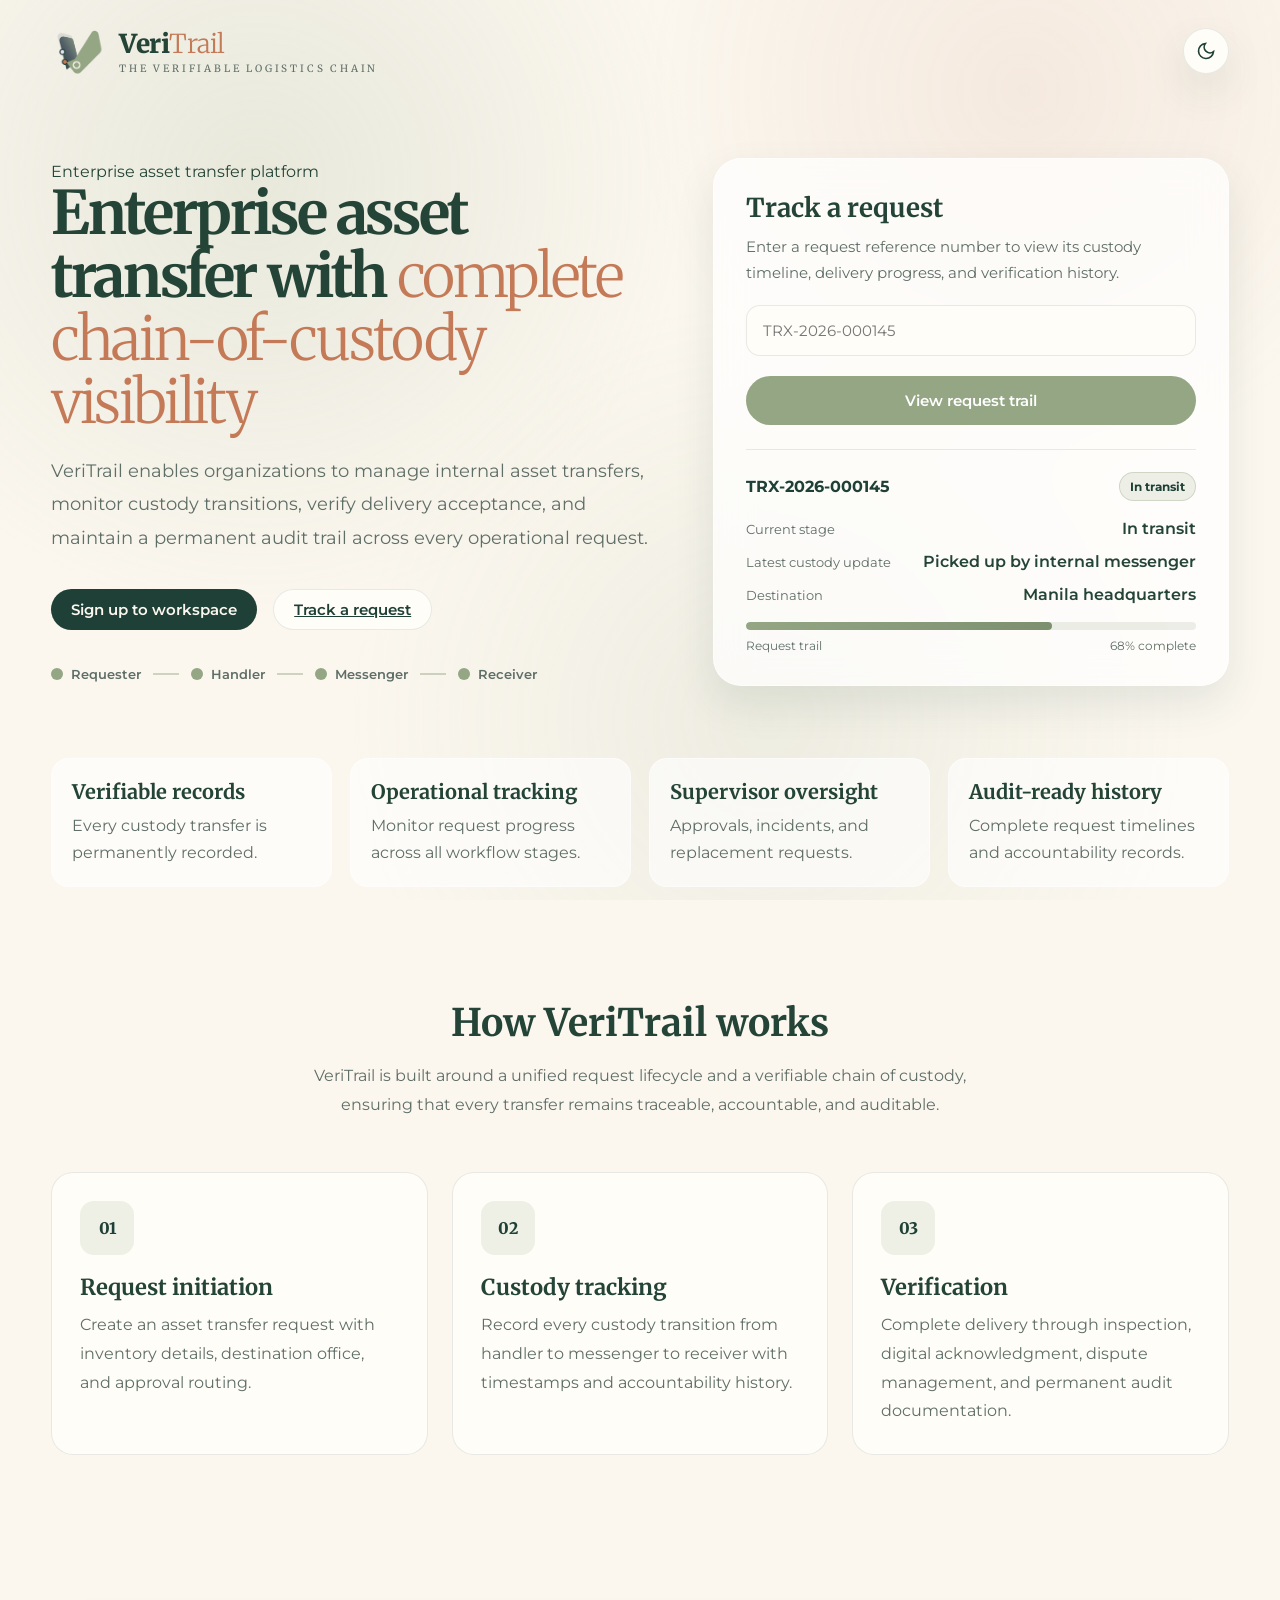
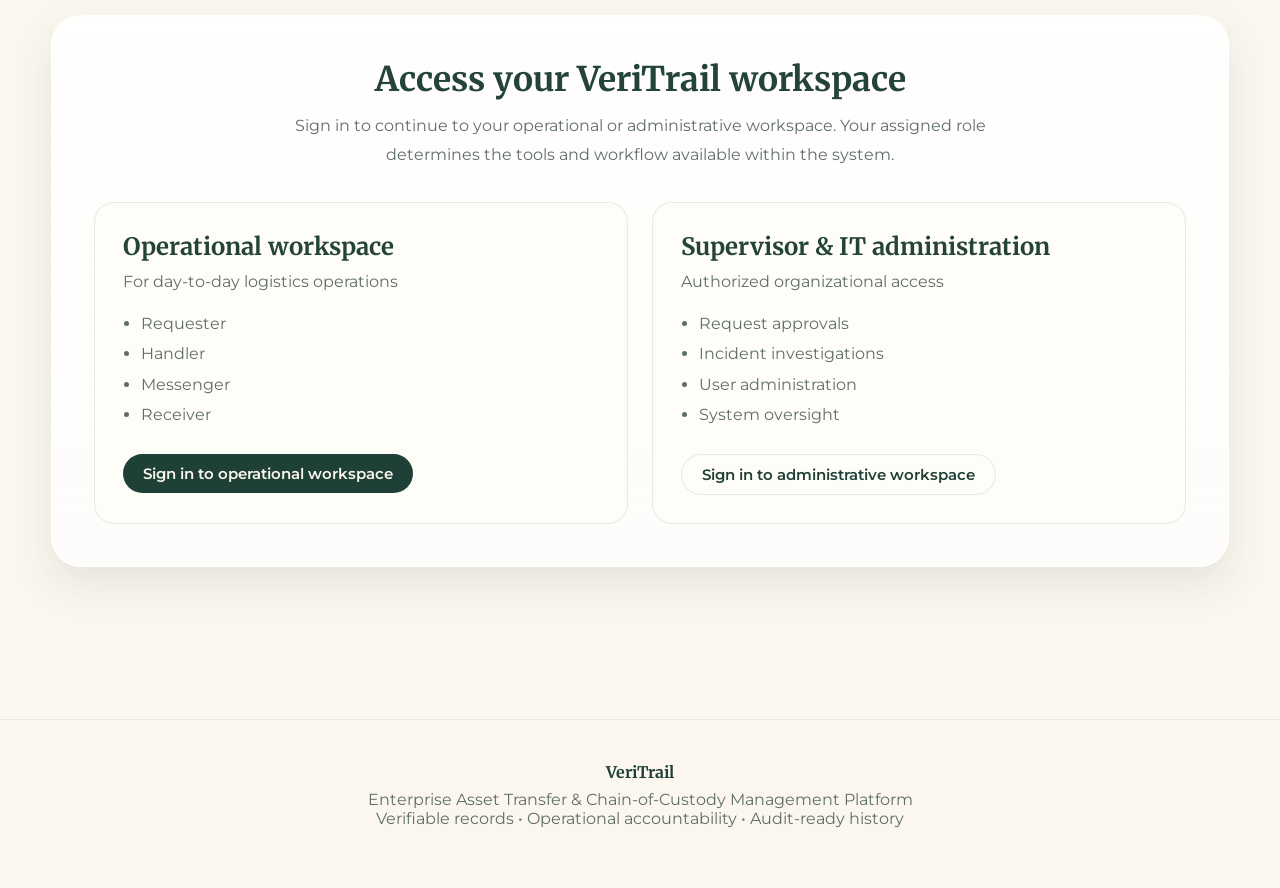
<file: index.html>
<!DOCTYPE html>
<html lang="en">
<head>
  <meta charset="UTF-8">
  <meta name="viewport" content="width=device-width, initial-scale=1.0">
  <title>VeriTrail — Enterprise Asset Transfer Platform</title>

  <link rel="stylesheet" href="css/variables.css">
  <link rel="stylesheet" href="css/base.css">
  <link rel="stylesheet" href="css/components.css">
  <link rel="stylesheet" href="css/index.css">
</head>
<body>

<header class="header">
    <div class="container nav">

        <a href="index.html" class="brand" onclick="window.location.reload(); return false;">
            <img src="assets\VeriTrail_Logo.png" alt="VeriTrail Logo">
            <div>
                <div class="brand-name">Veri<span>Trail</span></div>
                <div class="tagline">The Verifiable Logistics Chain</div>
            </div>
        </a>

        <button class="theme-btn" id="themeToggle" aria-label="Toggle theme"></button>

    </div>
</header>

<main>
    <section class="hero container">

        <div class="hero-content">

            <div class="hero-badge">
                Enterprise asset transfer platform
            </div>

            <h1>
                Enterprise asset transfer with
                <span class="accent">complete chain-of-custody visibility</span>
            </h1>

            <p>
                VeriTrail enables organizations to manage internal asset transfers,
                monitor custody transitions, verify delivery acceptance, and maintain
                a permanent audit trail across every operational request.
            </p>

            <div class="hero-actions">
                <button type="button" class="btn btn-primary" onclick="openAuthModal('signup', 'requester')">
                    Sign up to workspace
                </button>

                <a href="track.html" class="btn btn-secondary">
                    Track a request
                </a>
            </div>

            <div class="custody-flow">

                <div class="flow-node">
                    <div class="flow-dot"></div>
                    <span>Requester</span>
                </div>

                <div class="flow-line"></div>

                <div class="flow-node">
                    <div class="flow-dot"></div>
                    <span>Handler</span>
                </div>

                <div class="flow-line"></div>

                <div class="flow-node">
                    <div class="flow-dot"></div>
                    <span>Messenger</span>
                </div>

                <div class="flow-line"></div>

                <div class="flow-node">
                    <div class="flow-dot"></div>
                    <span>Receiver</span>
                </div>

            </div>

        </div>

        <div class="hero-card">

            <h3>Track a request</h3>

            <p>
            Enter a request reference number to view its custody timeline,
            delivery progress, and verification history.
            </p>

            <input
            class="input"
            type="text"
            placeholder="TRX-2026-000145">

            <button class="btn btn-track">
            View request trail
            </button>

            <div class="preview">

            <div class="preview-head">
                <div class="preview-id">TRX-2026-000145</div>
                <div class="status">In transit</div>
            </div>

            <div class="preview-grid">
                <div class="preview-item">
                <div class="label">Current stage</div>
                <div class="value">In transit</div>
                </div>

                <div class="preview-item">
                <div class="label">Latest custody update</div>
                <div class="value">Picked up by internal messenger</div>
                </div>

                <div class="preview-item">
                <div class="label">Destination</div>
                <div class="value">Manila headquarters</div>
                </div>
            </div>

            <div class="progress">
                <div class="progress-bar"><span></span></div>
                <div class="progress-text">
                <span>Request trail</span>
                <span>68% complete</span>
                </div>
            </div>

            </div>

        </div>

    </section>

    <section class="trust container">

        <div class="trust-grid">

            <div class="trust-item card">
                <h4>Verifiable records</h4>
                <p>Every custody transfer is permanently recorded.</p>
            </div>

            <div class="trust-item card">
                <h4>Operational tracking</h4>
                <p>Monitor request progress across all workflow stages.</p>
            </div>

            <div class="trust-item card">
                <h4>Supervisor oversight</h4>
                <p>Approvals, incidents, and replacement requests.</p>
            </div>

            <div class="trust-item card">
                <h4>Audit-ready history</h4>
                <p>Complete request timelines and accountability records.</p>
            </div>

        </div>

    </section>

    <section class="section container">

        <h2 class="section-title">How VeriTrail works</h2>

        <p class="section-sub">
            VeriTrail is built around a unified request lifecycle and a verifiable
            chain of custody, ensuring that every transfer remains traceable,
            accountable, and auditable.
        </p>

        <div class="workflow-grid">

            <div class="workflow-card card">
                <div class="step">01</div>
                <h3>Request initiation</h3>
                <p>
                    Create an asset transfer request with inventory details,
                    destination office, and approval routing.
                </p>
            </div>

            <div class="workflow-card card">
                <div class="step">02</div>
                <h3>Custody tracking</h3>
                <p>
                    Record every custody transition from handler to messenger
                    to receiver with timestamps and accountability history.
                </p>
            </div>

            <div class="workflow-card card">
                <div class="step">03</div>
                <h3>Verification</h3>
                <p>
                    Complete delivery through inspection, digital acknowledgment,
                    dispute management, and permanent audit documentation.
                </p>
            </div>

        </div>

    </section>

    <section class="section container">

        <div class="workspace-panel card">

            <div class="workspace-header">
                <h2>Access your VeriTrail workspace</h2>
                <p>
                    Sign in to continue to your operational or administrative workspace.
                    Your assigned role determines the tools and workflow available within the system.
                </p>
            </div>

            <div class="workspace-grid">

                <div class="workspace-card">

                    <h3>Operational workspace</h3>

                    <p>For day-to-day logistics operations</p>

                    <ul>
                        <li>Requester</li>
                        <li>Handler</li>
                        <li>Messenger</li>
                        <li>Receiver</li>
                    </ul>

                    <button type="button" class="btn btn-primary" onclick="openAuthModal('signin', 'requester')">
                        Sign in to operational workspace
                    </button>

                </div>

                <div class="workspace-card">

                    <h3>Supervisor & IT administration</h3>

                    <p>Authorized organizational access</p>

                    <ul>
                        <li>Request approvals</li>
                        <li>Incident investigations</li>
                        <li>User administration</li>
                        <li>System oversight</li>
                    </ul>

                    <button type="button" class="btn btn-secondary" onclick="openAuthModal('signin', 'supervisor')">
                        Sign in to administrative workspace
                    </button>

                </div>

            </div>

        </div>

    </section>

</main>

<footer class="footer">
    <div class="container">
        <strong>VeriTrail</strong>
        <p>Enterprise Asset Transfer & Chain-of-Custody Management Platform</p>
        <p>Verifiable records • Operational accountability • Audit-ready history</p>
    </div>
</footer>


<div class="modal-overlay" id="authModalOverlay" onclick="if(event.target===this) closeAuthModal()">
  <div class="modal-card" style="max-width: 460px; background: var(--panel, #FFFDF8); border: 1px solid var(--line, rgba(83,96,105,0.22)); border-radius: 24px; padding: 32px; box-shadow: 0 25px 50px rgba(31,64,55,0.15);">
    
    <div style="display: flex; align-items: flex-start; justify-content: space-between; margin-bottom: 24px; border-bottom: 1px solid var(--line); padding-bottom: 16px;">
      <div>
        <h3 id="authModalTitle" style="font-family: 'Merriweather', serif; margin: 0 0 6px; font-size: 1.35rem; font-weight: 700; color: var(--deep, #1F4037);">Sign In to VeriTrail</h3>
        <p style="margin: 0; font-size: 0.8rem; color: var(--muted);" id="authModalSub">Enter your operational credentials to continue.</p>
      </div>
      <button type="button" onclick="closeAuthModal()" style="background: var(--cream-2, #F1EBDC); border: none; width: 32px; height: 32px; border-radius: 50%; font-size: 1rem; cursor: pointer; color: var(--ink); display: flex; align-items: center; justify-content: center; transition: background 0.2s;">✕</button>
    </div>

    <form id="signInForm" onsubmit="event.preventDefault(); executeBlueprintSignIn();" style="display: flex; flex-direction: column; gap: 16px;">
      <div>
        <label class="form-label" style="font-family: 'Montserrat', sans-serif; font-size: 0.7rem; font-weight: 700; text-transform: uppercase; letter-spacing: 0.05em; color: var(--muted); display: block; margin-bottom: 6px;">Target Workspace Role</label>
        <select id="signInRoleSelect" class="vt-input vt-select" style="width: 100%; padding: 11px 14px; border-radius: 12px; border: 1px solid var(--line); background: var(--cream, #FBF7EF); color: var(--ink);" onchange="toggleAdminBypassField(this.value)">
          <option value="requester">Requester Workspace</option>
          <option value="handler">Handler Workspace</option>
          <option value="messenger">Messenger Workspace</option>
          <option value="receiver">Receiver Workspace</option>
          <option value="supervisor">Supervisor Dashboard</option>
          <option value="it-admin">IT Administrator</option>
        </select>
      </div>

      <div id="adminBypassGroup" style="display: none;">
        <label class="form-label" style="font-family: 'Montserrat', sans-serif; font-size: 0.7rem; font-weight: 700; text-transform: uppercase; letter-spacing: 0.05em; color: var(--muted); display: block; margin-bottom: 6px;">Administrative Bypass / ID Code</label>
        <input type="text" id="signInAdminCode" class="vt-input" placeholder="Enter security access code" style="width: 100%; padding: 11px 14px; border-radius: 12px; border: 1px solid var(--line); background: var(--cream, #FBF7EF);">
      </div>

      <div>
        <label class="form-label" style="font-family: 'Montserrat', sans-serif; font-size: 0.7rem; font-weight: 700; text-transform: uppercase; letter-spacing: 0.05em; color: var(--muted); display: block; margin-bottom: 6px;">Username</label>
        <input type="text" id="signInUsername" class="vt-input" placeholder="Enter username..." required style="width: 100%; padding: 11px 14px; border-radius: 12px; border: 1px solid var(--line); background: var(--cream, #FBF7EF);">
      </div>

      <div>
        <label class="form-label" style="font-family: 'Montserrat', sans-serif; font-size: 0.7rem; font-weight: 700; text-transform: uppercase; letter-spacing: 0.05em; color: var(--muted); display: block; margin-bottom: 6px;">Password</label>
        <div style="position: relative; display: flex; align-items: center;">
            <input type="password" id="signInPassword" class="vt-input" placeholder="Enter password..." required style="width: 100%; padding: 11px 14px; border-radius: 12px; border: 1px solid var(--line); background: var(--cream, #FBF7EF);">
            <button type="button" onclick="togglePasswordVisibility('signUpPassword', 'signUpEyeIcon')" style="position: absolute; right: 12px; background: none; border: none; cursor: pointer; color: var(--muted); display: flex; align-items: center; padding: 0;" title="Show/Hide password">
              <svg id="signUpEyeIcon" viewBox="0 0 24 24" width="18" height="18" fill="none" stroke="currentColor" stroke-width="2"><path d="M1 12s4-8 11-8 11 8 11 8-4 8-11 8-11-8-11-8z"/><circle cx="12" cy="12" r="3"/></svg>
            </button>
        </div>
      </div>

      <button type="submit" class="btn btn-primary" style="width: 100%; padding: 13px; border-radius: 999px; background: var(--deep, #1F4037); color: #fff; font-weight: 700; margin-top: 8px; border: none; cursor: pointer;">Sign In</button>
      
      <div style="text-align: center; font-size: 0.8rem; color: var(--muted); margin-top: 8px;">
        <span>Need an operational account?</span> 
        <a href="javascript:void(0);" onclick="switchAuthTab('signup')" style="color: var(--terracotta, #C47A57); font-weight: 700; text-decoration: none; margin-left: 4px;">Sign Up</a>
      </div>
    </form>

    <form id="signUpForm" onsubmit="event.preventDefault(); executeBlueprintSignUp();" style="display: none; flex-direction: column; gap: 16px;">
      <div style="font-size: 0.78rem; color: var(--muted); background: rgba(148,166,132,0.12); padding: 10px 14px; border-radius: 10px; border-left: 3px solid var(--sage);">
        Standard registration requires corporate employee ID verification.
      </div>
      
      <div>
        <label class="form-label" style="font-family: 'Montserrat', sans-serif; font-size: 0.7rem; font-weight: 700; text-transform: uppercase; letter-spacing: 0.05em; color: var(--muted); display: block; margin-bottom: 6px;">Employee ID <span style="color: var(--terracotta);">*</span></label>
        <div style="display: flex; gap: 8px;">
          <input type="text" id="signUpEmpId" class="vt-input" placeholder="e.g. EMP-2026-042" required style="flex: 1; padding: 11px 14px; border-radius: 12px; border: 1px solid var(--line); background: var(--cream, #FBF7EF);">
          <button type="button" class="btn btn-secondary" onclick="verifyEmployeeRoster()" style="padding: 0 16px; border-radius: 12px; background: var(--sage); color: #fff; border: none; font-weight: 700; cursor: pointer;">Verify</button>
        </div>
      </div>

      <div id="signUpDetailsContainer" style="display: none; flex-direction: column; gap: 14px; border-top: 1px dashed var(--line); padding-top: 14px;">
        <div>
          <label class="form-label" style="font-family: 'Montserrat', sans-serif; font-size: 0.7rem; font-weight: 700; text-transform: uppercase; letter-spacing: 0.05em; color: var(--muted); display: block; margin-bottom: 6px;">Full Name</label>
          <input type="text" id="signUpFullName" class="vt-input" readonly style="width: 100%; padding: 11px 14px; border-radius: 12px; border: 1px solid var(--line); opacity: 0.85; background: var(--cream-2, #F1EBDC);">
        </div>

        <div>
          <label class="form-label" style="font-family: 'Montserrat', sans-serif; font-size: 0.7rem; font-weight: 700; text-transform: uppercase; letter-spacing: 0.05em; color: var(--muted); display: block; margin-bottom: 6px;">Choose Username</label>
          <input type="text" id="signUpUsername" class="vt-input" placeholder="Enter username" required style="width: 100%; padding: 11px 14px; border-radius: 12px; border: 1px solid var(--line); background: var(--cream, #FBF7EF);">
        </div>

        <div>
          <label class="form-label" style="font-family: 'Montserrat', sans-serif; font-size: 0.7rem; font-weight: 700; text-transform: uppercase; letter-spacing: 0.05em; color: var(--muted); display: block; margin-bottom: 6px;">Create Password</label>
          <div style="position: relative; display: flex; align-items: center;">
            <input type="password" id="signUpPassword" class="vt-input" placeholder="••••••••••••" required style="width: 100%; padding: 11px 40px 11px 14px; border-radius: 12px; border: 1px solid var(--line); background: var(--cream, #FBF7EF);">
            <button type="button" onclick="togglePasswordVisibility('signUpPassword', 'signUpEyeIcon')" style="position: absolute; right: 12px; background: none; border: none; cursor: pointer; color: var(--muted); display: flex; align-items: center; padding: 0; z-index: 5;" title="Show/Hide password">
              <svg id="signUpEyeIcon" viewBox="0 0 24 24" width="18" height="18" fill="none" stroke="currentColor" stroke-width="2"><path d="M1 12s4-8 11-8 11 8 11 8-4 8-11 8-11-8-11-8z"/><circle cx="12" cy="12" r="3"/></svg>
            </button>
          </div>
        </div>

        <button type="submit" class="btn btn-primary" style="width: 100%; padding: 13px; border-radius: 999px; background: var(--deep, #1F4037); color: #fff; font-weight: 700; margin-top: 6px; border: none; cursor: pointer;">Complete Registration</button>
      </div>

      <div style="text-align: center; font-size: 0.8rem; color: var(--muted); margin-top: 6px;">
        <span>Already have an account?</span> 
        <a href="javascript:void(0);" onclick="switchAuthTab('signin')" style="color: var(--terracotta, #C47A57); font-weight: 700; text-decoration: none; margin-left: 4px;">Sign In</a>
      </div>
    </form>

  </div>
</div>

<script src="js/theme.js"></script>
<script src="js/index.js"></script>
<script src="js/gateway.js"></script>

</body>
</html>
</file>
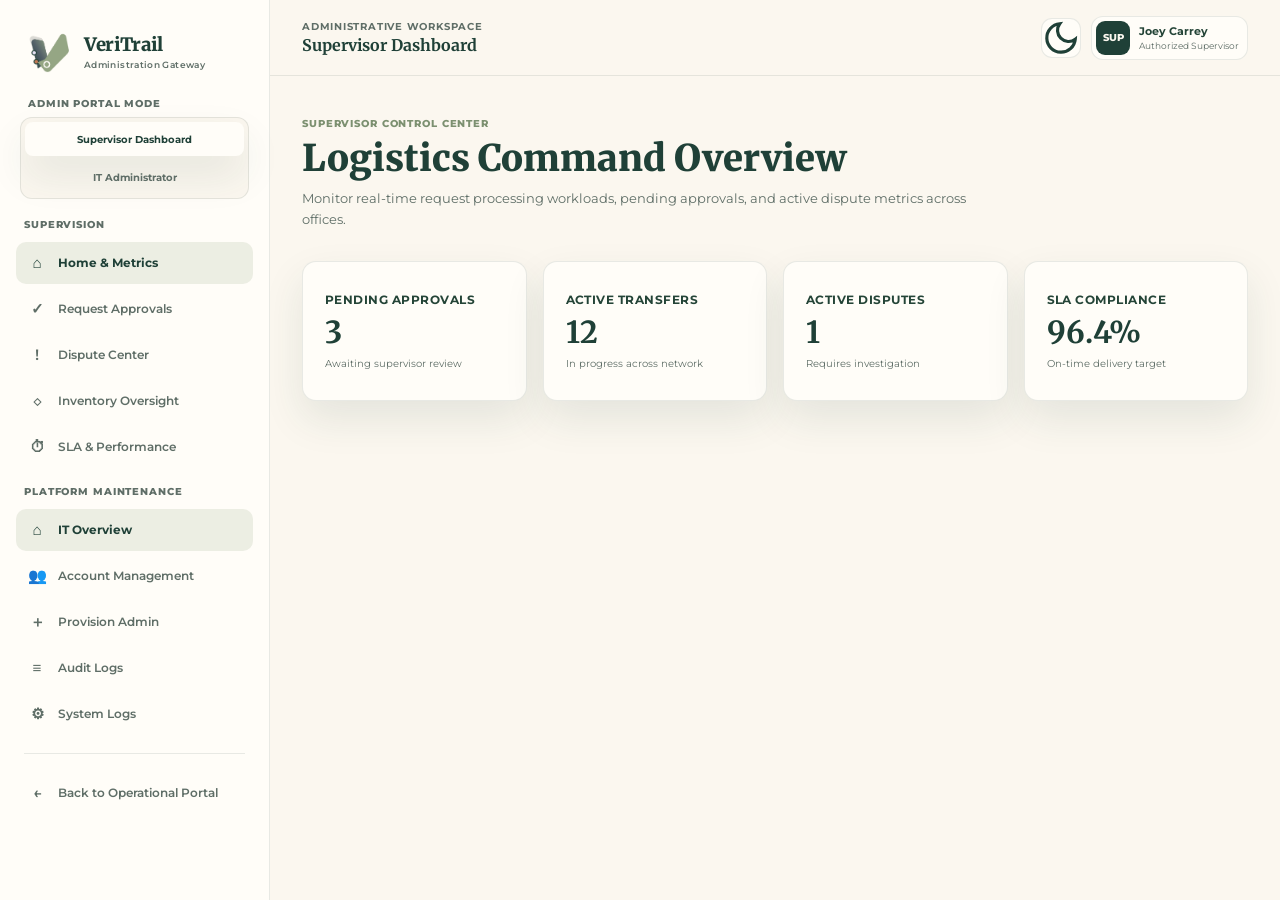
<file: admin.html>
<!DOCTYPE html>
<html lang="en">
<head>
  <meta charset="UTF-8">
  <meta name="viewport" content="width=device-width, initial-scale=1.0">
  <title>VeriTrail — Administrative & Supervisory Workspace</title>

  <link rel="preconnect" href="https://fonts.googleapis.com">
  <link rel="preconnect" href="https://fonts.gstatic.com" crossorigin>
  <link href="https://fonts.googleapis.com/css2?family=Merriweather:wght@400;700;900&family=Montserrat:wght@400;500;600;700;800&display=swap" rel="stylesheet">

  <link rel="stylesheet" href="css/variables.css">
  <link rel="stylesheet" href="css/base.css">
  <link rel="stylesheet" href="css/components.css">
  <link rel="stylesheet" href="css/dashboard.css">
</head>
<body>

  <div class="app">

    <div class="sidebar-backdrop" id="sidebarBackdrop" onclick="closeAdminSidebar()"></div>

    <aside class="sidebar" id="adminSidebar">
      <a href="index.html" class="brand" aria-label="VeriTrail Home">
        <img src="assets/VeriTrail_Logo.png" alt="VeriTrail" class="brand-logo">
        <div class="brand-text">
          <div class="brand-name">VeriTrail</div>
          <div class="brand-tagline">Administration Gateway</div>
        </div>
      </a>

      <button class="sidebar-close" onclick="closeAdminSidebar()" aria-label="Close navigation">×</button>

      <div class="demo-switcher">
        <div class="navgroup-label">Admin Portal Mode</div>
        <div class="role-toggle" style="grid-template-columns: 1fr;">
          <button type="button" class="role-button active" id="modeSupervisorBtn" onclick="switchAdminMode('supervisor')">
            Supervisor Dashboard
          </button>
          <button type="button" class="role-button" id="modeItBtn" onclick="switchAdminMode('it-admin')">
            IT Administrator
          </button>
        </div>
      </div>

      <nav class="mainnav admin-nav" id="nav-supervisor" aria-label="Supervisor navigation">
        <div class="navgroup-label">Supervision</div>
        <a href="#" class="nav-item active" data-view="sup-home" onclick="showAdminView(this, 'sup-home')">
          <span class="nav-icon">⌂</span> Home & Metrics
        </a>
        <a href="#" class="nav-item" data-view="sup-requests" onclick="showAdminView(this, 'sup-requests')">
          <span class="nav-icon">✓</span> Request Approvals
        </a>
        <a href="#" class="nav-item" data-view="sup-disputes" onclick="showAdminView(this, 'sup-disputes')">
          <span class="nav-icon">!</span> Dispute Center
        </a>
        <a href="#" class="nav-item" data-view="sup-inventory" onclick="showAdminView(this, 'sup-inventory')">
          <span class="nav-icon">◇</span> Inventory Oversight
        </a>
        <a href="#" class="nav-item" data-view="sup-sla" onclick="showAdminView(this, 'sup-sla')">
          <span class="nav-icon">⏱</span> SLA & Performance
        </a>
      </nav>

      <nav class="mainnav admin-nav" id="nav-it" aria-label="IT Administrator navigation" hidden>
        <div class="navgroup-label">Platform Maintenance</div>
        <a href="#" class="nav-item active" data-view="it-overview" onclick="showAdminView(this, 'it-overview')">
          <span class="nav-icon">⌂</span> IT Overview
        </a>
        <a href="#" class="nav-item" data-view="it-accounts" onclick="showAdminView(this, 'it-accounts')">
          <span class="nav-icon">👥</span> Account Management
        </a>
        <a href="#" class="nav-item" data-view="it-provision" onclick="showAdminView(this, 'it-provision')">
          <span class="nav-icon">＋</span> Provision Admin
        </a>
        <a href="#" class="nav-item" data-view="it-audit" onclick="showAdminView(this, 'it-audit')">
          <span class="nav-icon">≡</span> Audit Logs
        </a>
        <a href="#" class="nav-item" data-view="it-system" onclick="showAdminView(this, 'it-system')">
          <span class="nav-icon">⚙</span> System Logs
        </a>
      </nav>

      <div class="sidebar-divider"></div>
      <nav class="mainnav">
        <a href="dashboard.html" class="nav-item">
          <span class="nav-icon">←</span> Back to Operational Portal
        </a>
      </nav>
    </aside>

    <main class="main">
      <header class="topbar">
        <button class="mobile-menu-button" onclick="openAdminSidebar()" aria-label="Open navigation">☰</button>
        <div class="topbar-context">
          <div class="topbar-eyebrow">Administrative Workspace</div>
          <div class="topbar-role" id="adminTopbarTitle">Supervisor Dashboard</div>
        </div>
        <div class="topbar-actions">
          <button class="icon-button" id="themeToggle" type="button" aria-label="Toggle theme"></button>
          <div class="user-menu" style="cursor: default;">
            <span class="user-avatar">SUP</span>
            <span class="user-details">
              <strong>Joey Carrey</strong>
              <small>Authorized Supervisor</small>
            </span>
          </div>
        </div>
      </header>

      <div class="content">

        <!-- Sup Workspace -->

        <!-- Sup Home -->
        <section class="view active" id="sup-home" data-admin-mode="supervisor">
          <div class="page-header">
            <div>
              <span class="section-kicker">Supervisor Control Center</span>
              <h1>Logistics Command Overview</h1>
              <p>Monitor real-time request processing workloads, pending approvals, and active dispute metrics across offices.</p>
            </div>
          </div>
          <div class="summary-grid">
            <article class="summary-card">
              <span class="summary-label">Pending Approvals</span>
              <strong>3</strong>
              <span class="summary-note">Awaiting supervisor review</span>
            </article>
            <article class="summary-card">
              <span class="summary-label">Active Transfers</span>
              <strong>12</strong>
              <span class="summary-note">In progress across network</span>
            </article>
            <article class="summary-card">
              <span class="summary-label">Active Disputes</span>
              <strong>1</strong>
              <span class="summary-note">Requires investigation</span>
            </article>
            <article class="summary-card">
              <span class="summary-label">SLA Compliance</span>
              <strong>96.4%</strong>
              <span class="summary-note">On-time delivery target</span>
            </article>
          </div>
        </section>

        <!-- Request Approvals -->
        <section class="view" id="sup-requests" data-admin-mode="supervisor" hidden>
          <div class="page-header">
            <div>
              <span class="section-kicker">Supervision</span>
              <h1>Request Approvals Queue</h1>
              <p>Authorize or reject transfer requests submitted by organizational users.</p>
            </div>
          </div>
          <section class="request-list-card">
            <div class="request-list-toolbar">
              <div class="request-list-heading">
                <span class="section-kicker">Queue</span>
                <h2>Pending Requests</h2>
              </div>
            </div>
            <div class="outbound-request-list">
              <article class="outbound-request-item">
                <div class="outbound-request-main">
                  <span class="outbound-request-id">VT-2026-000155</span>
                  <h3 class="outbound-request-item-name">5 × Cisco Catalyst Switches</h3>
                </div>
                <div class="outbound-request-meta">
                  <span class="outbound-request-meta-label">Requester</span>
                  <span class="outbound-request-meta-value">Juan Dela Cruz</span>
                </div>
                <div class="outbound-request-meta">
                  <span class="outbound-request-meta-label">Destination</span>
                  <span class="outbound-request-meta-value">Quezon City Branch</span>
                </div>
                <div>
                  <span class="status-badge warning">Submitted</span>
                </div>
                <div class="outbound-request-action" style="display: flex; gap: 6px;">
                  <button type="button" class="btn btn-secondary btn-sm" onclick="alert('Request VT-2026-000155 rejected.')">Reject</button>
                  <button type="button" class="btn btn-primary btn-sm" onclick="alert('Request VT-2026-000155 approved and routed to Handler queue.')">Approve</button>
                </div>
              </article>
            </div>
          </section>
        </section>

        <!-- Dispute Center -->
        <section class="view" id="sup-disputes" data-admin-mode="supervisor" hidden>
          <div class="page-header">
            <div>
              <span class="section-kicker">Supervision</span>
              <h1>Dispute Center & Incident Management</h1>
              <p>Investigate receiver claims, review photo evidence comparisons, assign liability, and approve replacement assets.</p>
            </div>
          </div>
          <section class="request-list-card">
            <div class="request-list-toolbar">
              <div class="request-list-heading">
                <span class="section-kicker">Active Cases</span>
                <h2>Dispute Tickets</h2>
              </div>
            </div>
            <div class="outbound-request-list">
              <article class="outbound-request-item">
                <div class="outbound-request-main">
                  <span class="outbound-request-id">INC-2026-000041</span>
                  <h3 class="outbound-request-item-name">Damaged Monitor Display (VT-2026-000120)</h3>
                </div>
                <div class="outbound-request-meta">
                  <span class="outbound-request-meta-label">Receiver</span>
                  <span class="outbound-request-meta-value">Maria Santos</span>
                </div>
                <div class="outbound-request-meta">
                  <span class="outbound-request-meta-label">Liability</span>
                  <span class="outbound-request-meta-value">Under Investigation</span>
                </div>
                <div>
                  <span class="status-badge warning">Open</span>
                </div>
                <div class="outbound-request-action">
                  <button type="button" class="outbound-request-view" onclick="alert('Opening incident investigation panel & evidence gallery...')">Investigate</button>
                </div>
              </article>
            </div>
          </section>
        </section>

        <!-- Inventory Oversight -->
        <section class="view" id="sup-inventory" data-admin-mode="supervisor" hidden>
          <div class="page-header">
            <div>
              <span class="section-kicker">Supervision</span>
              <h1>Inventory & Asset Oversight</h1>
              <p>Audit warehouse stock levels, review quarantined equipment, and monitor reservations.</p>
            </div>
          </div>
          <div class="empty-state">Supervisor Inventory Oversight Module — Connected to Warehouse Registry Database.</div>
        </section>

        <!-- SLA Monitoring -->
        <section class="view" id="sup-sla" data-admin-mode="supervisor" hidden>
          <div class="page-header">
            <div>
              <span class="section-kicker">Supervision</span>
              <h1>SLA & Performance Dashboard</h1>
              <p>Evaluate stage-level processing durations, fulfillment efficiency, and overdue requests.</p>
            </div>
          </div>
          <div class="empty-state">SLA Monitoring Metrics Active — All primary transfer requests operating within normal thresholds.</div>
        </section>


        <!-- IT Admin WOrkspace -->

        <!-- IT Overview -->
        <section class="view" id="it-overview" data-admin-mode="it-admin" hidden>
          <div class="page-header">
            <div>
              <span class="section-kicker">IT Infrastructure</span>
              <h1>Platform Health & Overview</h1>
              <p>Monitor database connectivity, storage volumes, user volumes, and system server health.</p>
            </div>
          </div>
          <div class="summary-grid">
            <article class="summary-card">
              <span class="summary-label">Total Users</span>
              <strong>248</strong>
              <span class="summary-note">Active organizational accounts</span>
            </article>
            <article class="summary-card">
              <span class="summary-label">Database Status</span>
              <strong style="color: var(--success);">Healthy</strong>
              <span class="summary-note">PostgreSQL cluster online</span>
            </article>
            <article class="summary-card">
              <span class="summary-label">Storage Usage</span>
              <strong>18.4 GB</strong>
              <span class="summary-note">Evidence logs and attachments</span>
            </article>
            <article class="summary-card">
              <span class="summary-label">Security Alerts</span>
              <strong>0</strong>
              <span class="summary-note">No unauthorized access attempts</span>
            </article>
          </div>
        </section>

        <!-- Account Management -->
        <section class="view" id="it-accounts" data-admin-mode="it-admin" hidden>
          <div class="page-header">
            <div>
              <span class="section-kicker">IT Administration</span>
              <h1>User Account Management</h1>
              <p>Manage user profiles, modify role permissions, and suspend or activate system access.</p>
            </div>
          </div>
          <section class="request-list-card">
            <div class="request-list-toolbar">
              <div class="request-list-heading">
                <span class="section-kicker">Directory</span>
                <h2>Registered Accounts</h2>
              </div>
            </div>
            <div class="outbound-request-list">
              <article class="outbound-request-item">
                <div class="outbound-request-main">
                  <span class="outbound-request-id">EMP-2026-042</span>
                  <h3 class="outbound-request-item-name">Juan Dela Cruz</h3>
                </div>
                <div class="outbound-request-meta">
                  <span class="outbound-request-meta-label">Username</span>
                  <span class="outbound-request-meta-value">juan.delacruz</span>
                </div>
                <div class="outbound-request-meta">
                  <span class="outbound-request-meta-label">Roles</span>
                  <span class="outbound-request-meta-value">Requester, Handler</span>
                </div>
                <div>
                  <span class="status-badge active">Active</span>
                </div>
                <div class="outbound-request-action">
                  <button type="button" class="outbound-request-view" onclick="alert('Managing account permissions...')">Edit Roles</button>
                </div>
              </article>
            </div>
          </section>
        </section>

        <!-- Provision Admin -->
        <section class="view" id="it-provision" data-admin-mode="it-admin" hidden>
          <div class="page-header">
            <div>
              <span class="section-kicker">IT Administration</span>
              <h1>Provision Administrative Account</h1>
              <p>Create secure supervisory or IT administrator credentials. Administrative accounts cannot be self-registered.</p>
            </div>
          </div>
          <section class="dashboard-panel" style="max-width: 800px;">
            <div class="panel-header">
              <div>
                <span class="section-kicker">Security Gateway</span>
                <h2>New Administrative Profile</h2>
              </div>
            </div>
            <form class="request-form" novalidate onsubmit="event.preventDefault(); alert('Administrative account successfully provisioned with temporary credentials.');">
              <div class="form-grid">
                <div class="form-group">
                  <label>Employee ID <span class="required">*</span></label>
                  <input type="text" placeholder="EMP-2026-XXX" required />
                </div>
                <div class="form-group">
                  <label>Administrative Role <span class="required">*</span></label>
                  <select required>
                    <option value="">Select admin role</option>
                    <option value="supervisor">Supervisor</option>
                    <option value="it-admin">IT Administrator</option>
                  </select>
                </div>
                <div class="form-group">
                  <label>Full Name <span class="required">*</span></label>
                  <input type="text" placeholder="Administrator Name" required />
                </div>
                <div class="form-group">
                  <label>Office Assignment <span class="required">*</span></label>
                  <select required>
                    <option value="hq">Manila Headquarters</option>
                    <option value="makati">Makati Branch</option>
                    <option value="qc">Quezon City Branch</option>
                  </select>
                </div>
              </div>
              <div class="form-actions" style="margin-top: 20px; padding: 0; border: none; background: transparent; box-shadow: none;">
                <button type="submit" class="btn btn-primary">Provision Account & Issue Credentials</button>
              </div>
            </form>
          </section>
        </section>

        <!-- Audit Logs -->
        <section class="view" id="it-audit" data-admin-mode="it-admin" hidden>
          <div class="page-header">
            <div>
              <span class="section-kicker">Compliance & Security</span>
              <h1>Immutable Audit Logs</h1>
              <p>Review fixed system-generated accountability records for security monitoring and compliance.</p>
            </div>
          </div>
          <section class="request-list-card">
            <div class="request-list-toolbar">
              <div class="request-list-heading">
                <span class="section-kicker">Immutable Trail</span>
                <h2>System Audit Records</h2>
              </div>
            </div>
            <div class="outbound-request-list">
              <article class="outbound-request-item">
                <div class="outbound-request-main">
                  <span class="outbound-request-id">AUD-98214</span>
                  <h3 class="outbound-request-item-name">Approve Request (VT-2026-000145)</h3>
                </div>
                <div class="request-detail-meta" style="border:none; margin:0; padding:0;">
                  <div>
                    <span>Actor</span>
                    <strong>Joey Carrey (Supervisor)</strong>
                  </div>
                  <div>
                    <span>IP Address</span>
                    <strong>192.168.1.45</strong>
                  </div>
                  <div>
                    <span>Timestamp</span>
                    <strong>Aug 19, 2026 · 09:18 AM</strong>
                  </div>
                </div>
              </article>
            </div>
          </section>
        </section>

        <!-- System Logs -->
        <section class="view" id="it-system" data-admin-mode="it-admin" hidden>
          <div class="page-header">
            <div>
              <span class="section-kicker">Infrastructure</span>
              <h1>System Logs & Server Events</h1>
              <p>Monitor backend API performance errors, authentication exceptions, and database background tasks.</p>
            </div>
          </div>
          <div class="empty-state">System Infrastructure Logs Active — No critical server exceptions recorded in the last 24 hours.</div>
        </section>

      </div>
    </main>
  </div>

  <script src="js/theme.js"></script>
  <script src="js/admin.js"></script>
</body>
</html>
</file>
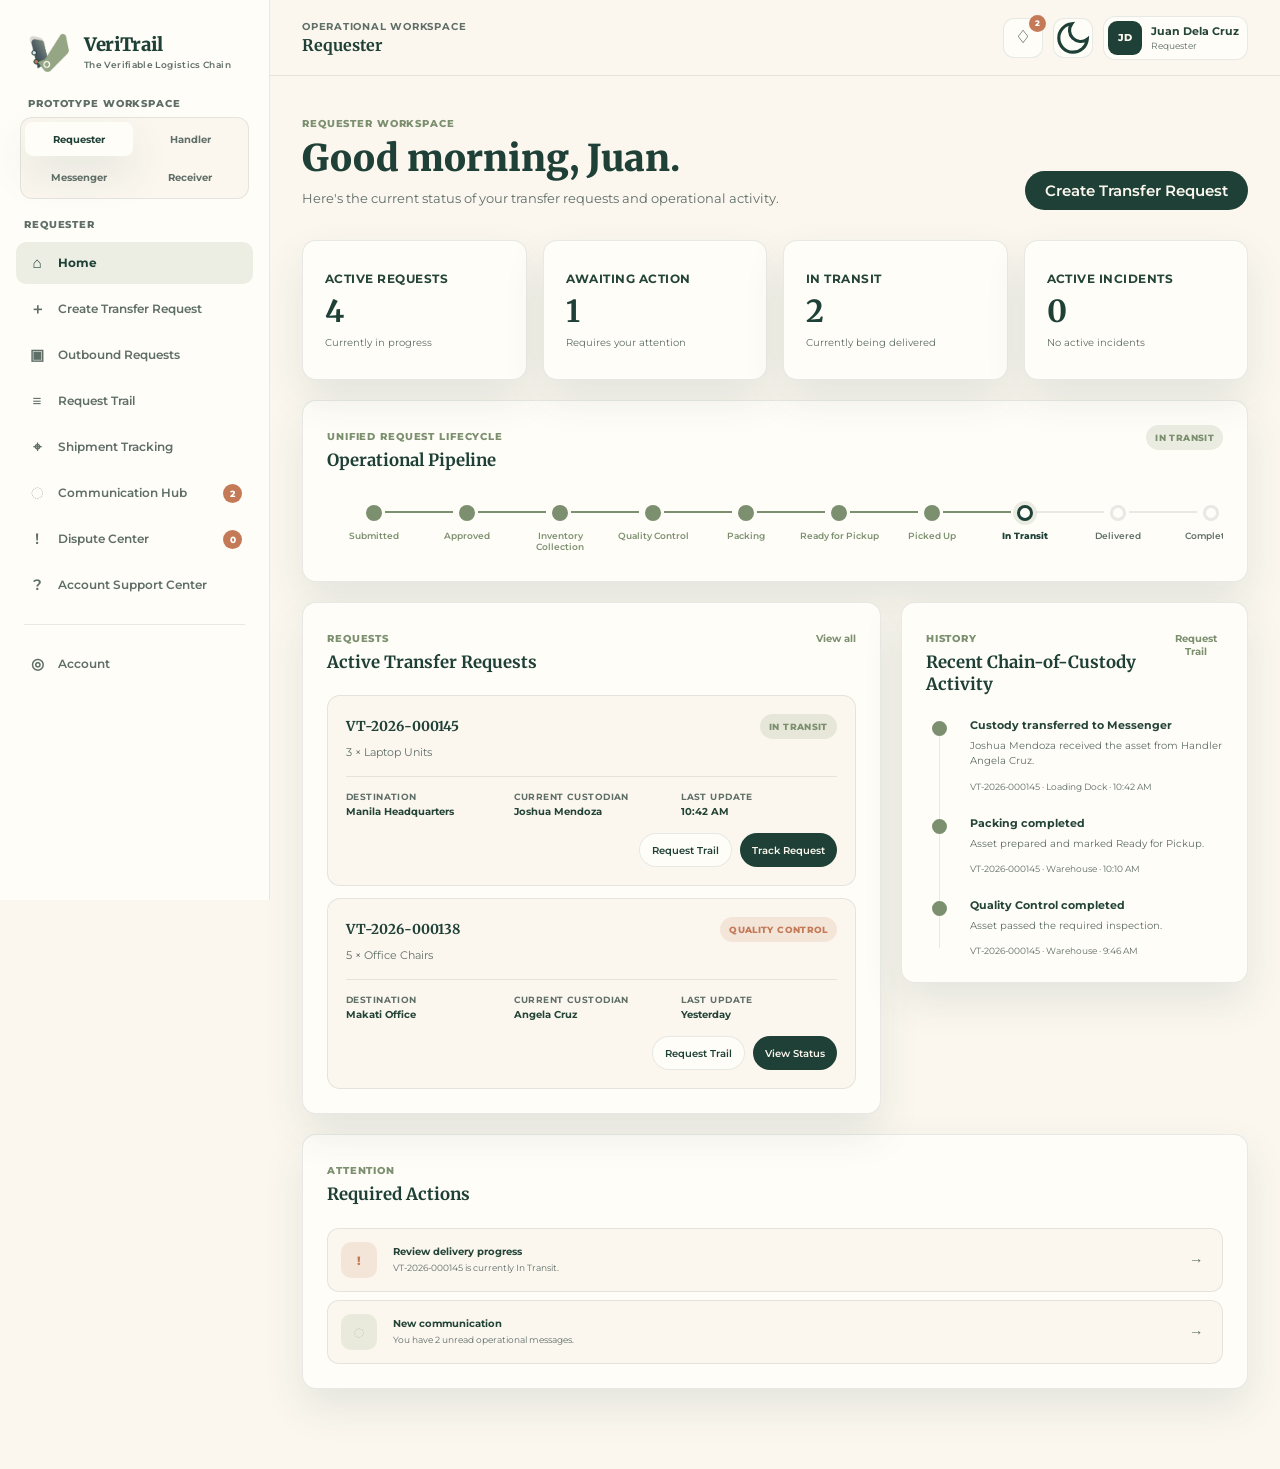
<file: dashboard.html>
<!DOCTYPE html>
<html lang="en">
<head>
  <meta charset="UTF-8">
  <meta name="viewport" content="width=device-width, initial-scale=1.0">

  <title>VeriTrail — Operational Workspace</title>

  <link rel="preconnect" href="https://fonts.googleapis.com">
  <link rel="preconnect" href="https://fonts.gstatic.com" crossorigin>

  <link
    href="https://fonts.googleapis.com/css2?family=Merriweather:wght@400;700;900&family=Montserrat:wght@400;500;600;700;800&display=swap"
    rel="stylesheet"
  >

  <link rel="stylesheet" href="css/variables.css">
  <link rel="stylesheet" href="css/base.css">
  <link rel="stylesheet" href="css/components.css">

  <link rel="stylesheet" href="css/dashboard.css">
</head>

<body>

  <div class="app">

    <div
      class="sidebar-backdrop"
      id="sidebarBackdrop"
      onclick="closeSidebar()"
    ></div>

    <aside class="sidebar" id="sidebar">

      <a href="#" class="brand" onclick="event.preventDefault(); window.location.reload();"aria-label="Refresh VeriTrail workspace">

        <img src="assets/VeriTrail_Logo.png" alt="VeriTrail" class="brand-logo" >

        <div class="brand-text">

          <div class="brand-name">
            VeriTrail
          </div>

          <div class="brand-tagline">
            The Verifiable Logistics Chain
          </div>

        </div>
      </a>


      <button class="sidebar-close"id="sidebarClose" onclick="closeSidebar()" aria-label="Close navigation" >
        ×
      </button>


      <div class="demo-switcher">

        <div class="navgroup-label">
          Prototype Workspace
        </div>

        <div class="role-toggle">

          <button
            type="button"
            class="role-button active"
            data-role="requester"
            onclick="switchRole('requester')"
          >
            Requester
          </button>

          <button
            type="button"
            class="role-button"
            data-role="handler"
            onclick="switchRole('handler')"
          >
            Handler
          </button>

          <button
            type="button"
            class="role-button"
            data-role="messenger"
            onclick="switchRole('messenger')"
          >
            Messenger
          </button>

          <button
            type="button"
            class="role-button"
            data-role="receiver"
            onclick="switchRole('receiver')"
          >
            Receiver
          </button>

        </div>

      </div>

      <!-- =======================================================
           ROLE-SPECIFIC NAVIGATION
      ======================================================== -->

      <!-- REQUESTER -->
      <nav class="mainnav role-nav" id="nav-requester" aria-label="Requester navigation" >

        <div class="navgroup-label">
          Requester
        </div>

        <a href="#" class="nav-item active" data-view="req-home" onclick="showView(this, 'req-home')" >
          <span class="nav-icon">⌂</span>
          Home
        </a>

        <a href="#" class="nav-item" data-view="req-create" onclick="showView(this, 'req-create')" >
          <span class="nav-icon">＋</span>
          Create Transfer Request
        </a>

        <a href="#" class="nav-item" data-view="req-outbound" onclick="showView(this, 'req-outbound')" >
          <span class="nav-icon">▣</span>
          Outbound Requests
        </a>

        <a href="#" class="nav-item" data-view="req-trail" onclick="showView(this, 'req-trail')" >
          <span class="nav-icon">≡</span>
          Request Trail
        </a>

        <a href="#" class="nav-item" data-view="req-tracking" onclick="showView(this, 'req-tracking')" >
          <span class="nav-icon">⌖</span>
          Shipment Tracking
        </a>

        <a href="#" class="nav-item" data-view="req-comms" onclick="showView(this, 'req-comms')"
        >
          <span class="nav-icon">◌</span>
          Communication Hub
          <span class="badge" id="reqUnreadBadge">2</span>
        </a>

        <a href="#" class="nav-item" data-view="req-disputes" onclick="showView(this, 'req-disputes')"
        >
          <span class="nav-icon">!</span>
          Dispute Center
          <span class="badge" id="reqDisputeBadge">0</span>
        </a>

        <a href="#" class="nav-item" data-view="req-support" onclick="showView(this, 'req-support')" >
          <span class="nav-icon">?</span>
          Account Support Center
        </a>

      </nav>


      <!-- HANDLER -->
      <nav class="mainnav role-nav" id="nav-handler" aria-label="Handler navigation" hidden >

        <div class="navgroup-label">
          Handler
        </div>

        <a href="#" class="nav-item active" data-view="h-home" onclick="showView(this, 'h-home')" >
          <span class="nav-icon">⌂</span>
          Home
        </a>

        <a href="#" class="nav-item" data-view="h-queue" onclick="showView(this, 'h-queue')" >
          <span class="nav-icon">▣</span>
          Task Queue
        </a>

        <a href="#" class="nav-item" data-view="h-classification" onclick="showView(this, 'h-classification')" >
          <span class="nav-icon">▦</span>
          Material Classification
        </a>

        <a href="#" class="nav-item" data-view="h-inventory" onclick="showView(this, 'h-inventory')" >
          <span class="nav-icon">◇</span>
          Inventory View
        </a>

        <a href="#" class="nav-item" data-view="h-trail" onclick="showView(this, 'h-trail')" >
          <span class="nav-icon">≡</span>
          Request Trail
        </a>

        <a href="#" class="nav-item" data-view="h-comms" onclick="showView(this, 'h-comms')">
          <span class="nav-icon">◌</span>
          Communication Hub
          <span class="badge" id="handlerUnreadBadge">2</span>
        </a>

        <a href="#" class="nav-item" data-view="h-support" onclick="showView(this, 'h-support')" >
          <span class="nav-icon">?</span>
          Account Support Center
        </a>

      </nav>


      <!-- MESSENGER -->
      <nav
        class="mainnav role-nav"
        id="nav-messenger"
        aria-label="Messenger navigation"
        hidden
      >

        <div class="navgroup-label">
          Messenger
        </div>

        <a
          href="#"
          class="nav-item active"
          data-view="m-home"
          onclick="showView(this, 'm-home')"
        >
          <span class="nav-icon">⌂</span>
          Home
        </a>

        <a
          href="#"
          class="nav-item"
          data-view="m-queue"
          onclick="showView(this, 'm-queue')"
        >
          <span class="nav-icon">▣</span>
          Delivery Task Queue
        </a>

        <a
          href="#"
          class="nav-item"
          data-view="m-history"
          onclick="showView(this, 'm-history')"
        >
          <span class="nav-icon">≡</span>
          Delivery History
        </a>

        <a
          href="#"
          class="nav-item"
          data-view="m-comms"
          onclick="showView(this, 'm-comms')"
        >
          <span class="nav-icon">◌</span>
          Communication Hub
          <span class="badge" id="messengerUnreadBadge">1</span>
        </a>

        <a
          href="#"
          class="nav-item"
          data-view="m-support"
          onclick="showView(this, 'm-support')"
        >
          <span class="nav-icon">?</span>
          Account Support Center
        </a>

      </nav>


      <!-- RECEIVER -->
      <nav
        class="mainnav role-nav"
        id="nav-receiver"
        aria-label="Receiver navigation"
        hidden
      >

        <div class="navgroup-label">
          Receiver
        </div>

        <a
          href="#"
          class="nav-item active"
          data-view="r-home"
          onclick="showView(this, 'r-home')"
        >
          <span class="nav-icon">⌂</span>
          Home
        </a>

        <a
          href="#"
          class="nav-item"
          data-view="r-inbound"
          onclick="showView(this, 'r-inbound')"
        >
          <span class="nav-icon">▣</span>
          Incoming Deliveries
        </a>

        <a
          href="#"
          class="nav-item"
          data-view="r-inspection"
          onclick="showView(this, 'r-inspection')"
        >
          <span class="nav-icon">✓</span>
          Final Inspection Wizard
        </a>

        <a
          href="#"
          class="nav-item"
          data-view="r-trail"
          onclick="showView(this, 'r-trail')"
        >
          <span class="nav-icon">≡</span>
          My Request Trail
        </a>

        <a
          href="#"
          class="nav-item"
          data-view="r-comms"
          onclick="showView(this, 'r-comms')"
        >
          <span class="nav-icon">◌</span>
          Communication Hub
          <span class="badge" id="receiverUnreadBadge">1</span>
        </a>

        <a
          href="#"
          class="nav-item"
          data-view="r-disputes"
          onclick="showView(this, 'r-disputes')"
        >
          <span class="nav-icon">!</span>
          Dispute Center
          <span class="badge" id="receiverDisputeBadge">0</span>
        </a>

        <a
          href="#"
          class="nav-item"
          data-view="r-support"
          onclick="showView(this, 'r-support')"
        >
          <span class="nav-icon">?</span>
          Account Support Center
        </a>

      </nav>


      <!-- Shared -->
      <div class="sidebar-divider"></div>

      <nav class="mainnav shared-nav">

        <a
          href="#"
          class="nav-item"
          data-view="account"
          onclick="showView(this, 'account')"
        >
          <span class="nav-icon">◎</span>
          Account
        </a>

      </nav>

    </aside>

    <main class="main">

      <header class="topbar">

        <button
          class="mobile-menu-button"
          onclick="openSidebar()"
          aria-label="Open navigation"
        >
          ☰
        </button>


        <div class="topbar-context">

          <div class="topbar-eyebrow">
            Operational Workspace
          </div>

          <div
            class="topbar-role"
            id="topbarRole"
          >
            Requester
          </div>

        </div>


        <div class="topbar-actions">

          <button
            class="icon-button notification-button"
            id="notificationButton"
            onclick="toggleNotifications()"
            aria-label="Notifications"
          >
            <span>♢</span>
            <span
              class="notification-count"
              id="notificationCount"
            >
              2
            </span>
          </button>

          <button
            class="icon-button"
            id="themeToggle"
            type="button"
            aria-label="Toggle light and dark mode"
          >
          </button>

          <button
            class="user-menu"
            type="button"
            onclick="showView(null, 'account')"
          >

            <span
              class="user-avatar"
              id="userAvatar"
            >
              JD
            </span>

            <span class="user-details">

              <strong id="userName">
                Juan Dela Cruz
              </strong>

              <small id="userRole">
                Requester
              </small>

            </span>

          </button>

        </div>

      </header>

      <aside
        class="notification-panel"
        id="notificationPanel"
        hidden
      >

        <div class="notification-panel-header">

          <div>
            <span class="section-kicker">
              Notifications
            </span>

            <h2>
              Activity Center
            </h2>
          </div>

          <button
            class="text-button"
            onclick="markNotificationsRead()"
          >
            Mark all read
          </button>

        </div>

        <div
          class="notification-list"
          id="notificationList"
        >
        </div>

      </aside>

      <div class="content">


        <!-- REQUESTER WORKSPACE -->

        <section class="view active" id="req-home" data-role="requester">

          <div class="page-header">

            <div>

              <span class="section-kicker">
                Requester Workspace
              </span>

              <h1>
                Good morning, Juan.
              </h1>

              <p>
                Here's the current status of your transfer requests
                and operational activity.
              </p>

            </div>

            <button
              class="btn btn-primary"
              onclick="showView(null, 'req-create')"
            >
              Create Transfer Request
            </button>

          </div>


          <!-- Summary -->
          <div class="summary-grid">

            <article class="summary-card">

              <span class="summary-label">
                Active Requests
              </span>

              <strong>
                4
              </strong>

              <span class="summary-note">
                Currently in progress
              </span>

            </article>


            <article class="summary-card">

              <span class="summary-label">
                Awaiting Action
              </span>

              <strong>
                1
              </strong>

              <span class="summary-note">
                Requires your attention
              </span>

            </article>


            <article class="summary-card">

              <span class="summary-label">
                In Transit
              </span>

              <strong>
                2
              </strong>

              <span class="summary-note">
                Currently being delivered
              </span>

            </article>


            <article class="summary-card">

              <span class="summary-label">
                Active Incidents
              </span>

              <strong>
                0
              </strong>

              <span class="summary-note">
                No active incidents
              </span>

            </article>

          </div>


          <!-- Request Lifecycle -->
          <section class="dashboard-panel lifecycle-panel">

            <div class="panel-header">

              <div>

                <span class="section-kicker">
                  Unified Request Lifecycle
                </span>

                <h2>
                  Operational Pipeline
                </h2>

              </div>

              <span class="status-badge active">
                In Transit
              </span>

            </div>


            <div class="lifecycle">

              <div class="lifecycle-stage completed">
                <span class="lifecycle-dot"></span>
                <span>Submitted</span>
              </div>

              <div class="lifecycle-stage completed">
                <span class="lifecycle-dot"></span>
                <span>Approved</span>
              </div>

              <div class="lifecycle-stage completed">
                <span class="lifecycle-dot"></span>
                <span>Inventory Collection</span>
              </div>

              <div class="lifecycle-stage completed">
                <span class="lifecycle-dot"></span>
                <span>Quality Control</span>
              </div>

              <div class="lifecycle-stage completed">
                <span class="lifecycle-dot"></span>
                <span>Packing</span>
              </div>

              <div class="lifecycle-stage completed">
                <span class="lifecycle-dot"></span>
                <span>Ready for Pickup</span>
              </div>

              <div class="lifecycle-stage completed">
                <span class="lifecycle-dot"></span>
                <span>Picked Up</span>
              </div>

              <div class="lifecycle-stage active">
                <span class="lifecycle-dot"></span>
                <span>In Transit</span>
              </div>

              <div class="lifecycle-stage">
                <span class="lifecycle-dot"></span>
                <span>Delivered</span>
              </div>

              <div class="lifecycle-stage">
                <span class="lifecycle-dot"></span>
                <span>Completed</span>
              </div>

            </div>

          </section>


          <!-- Main dashboard grid -->
          <div class="dashboard-grid">


            <!-- Active Requests -->
            <section class="dashboard-panel">

              <div class="panel-header">

                <div>

                  <span class="section-kicker">
                    Requests 
                  </span>

                  <h2>
                    Active Transfer Requests
                  </h2>

                </div>

                <button
                  class="text-button"
                  onclick="showView(null, 'req-outbound')"
                >
                  View all
                </button>

              </div>


              <div class="request-list">

                <article class="request-card">

                  <div class="request-main">

                    <div class="request-heading">

                      <strong>
                        VT-2026-000145
                      </strong>

                      <span class="status-badge active">
                        In Transit
                      </span>

                    </div>

                    <p>
                      3 × Laptop Units
                    </p>

                  </div>


                  <div class="request-meta">

                    <div>
                      <span>Destination</span>
                      <strong>Manila Headquarters</strong>
                    </div>

                    <div>
                      <span>Current Custodian</span>
                      <strong>Joshua Mendoza</strong>
                    </div>

                    <div>
                      <span>Last Update</span>
                      <strong>10:42 AM</strong>
                    </div>

                  </div>


                  <div class="request-actions">

                    <button
                      class="btn btn-secondary btn-sm"
                      onclick="showView(null, 'req-trail')"
                    >
                      Request Trail
                    </button>

                    <button
                      class="btn btn-primary btn-sm"
                      onclick="showView(null, 'req-tracking')"
                    >
                      Track Request
                    </button>

                  </div>

                </article>


                <article class="request-card">

                  <div class="request-main">

                    <div class="request-heading">

                      <strong>
                        VT-2026-000138
                      </strong>

                      <span class="status-badge warning">
                        Quality Control
                      </span>

                    </div>

                    <p>
                      5 × Office Chairs
                    </p>

                  </div>


                  <div class="request-meta">

                    <div>
                      <span>Destination</span>
                      <strong>Makati Office</strong>
                    </div>

                    <div>
                      <span>Current Custodian</span>
                      <strong>Angela Cruz</strong>
                    </div>

                    <div>
                      <span>Last Update</span>
                      <strong>Yesterday</strong>
                    </div>

                  </div>


                  <div class="request-actions">

                    <button
                      class="btn btn-secondary btn-sm"
                      onclick="showView(null, 'req-trail')"
                    >
                      Request Trail
                    </button>

                    <button
                      class="btn btn-primary btn-sm"
                      onclick="showView(null, 'req-tracking')"
                    >
                      View Status
                    </button>

                  </div>

                </article>

              </div>

            </section>


            <!-- Recent Activity -->
            <section class="dashboard-panel">

              <div class="panel-header">

                <div>

                  <span class="section-kicker">
                    History
                  </span>

                  <h2>
                    Recent Chain-of-Custody Activity
                  </h2>

                </div>

                <button
                  class="text-button"
                  onclick="showView(null, 'req-trail')"
                >
                  Request Trail
                </button>

              </div>


              <div class="activity-timeline">

                <article class="timeline-event completed">

                  <span class="timeline-marker"></span>

                  <div>

                    <strong>
                      Custody transferred to Messenger
                    </strong>

                    <p>
                      Joshua Mendoza received the asset from
                      Handler Angela Cruz.
                    </p>

                    <small>
                      VT-2026-000145 · Loading Dock · 10:42 AM
                    </small>

                  </div>

                </article>


                <article class="timeline-event completed">

                  <span class="timeline-marker"></span>

                  <div>

                    <strong>
                      Packing completed
                    </strong>

                    <p>
                      Asset prepared and marked Ready for Pickup.
                    </p>

                    <small>
                      VT-2026-000145 · Warehouse · 10:10 AM
                    </small>

                  </div>

                </article>


                <article class="timeline-event completed">

                  <span class="timeline-marker"></span>

                  <div>

                    <strong>
                      Quality Control completed
                    </strong>

                    <p>
                      Asset passed the required inspection.
                    </p>

                    <small>
                      VT-2026-000145 · Warehouse · 9:46 AM
                    </small>

                  </div>

                </article>

              </div>

            </section>


          </div>


          <!-- Required Actions -->
          <section class="dashboard-panel">

            <div class="panel-header">

              <div>

                <span class="section-kicker">
                  Attention
                </span>

                <h2>
                  Required Actions
                </h2>

              </div>

            </div>


            <div class="action-list">

              <button
                class="action-item"
                onclick="showView(null, 'req-tracking')"
              >

                <span class="action-icon warning">
                  !
                </span>

                <span class="action-content">

                  <strong>
                    Review delivery progress
                  </strong>

                  <small>
                    VT-2026-000145 is currently In Transit.
                  </small>

                </span>

                <span class="action-arrow">
                  →
                </span>

              </button>


              <button
                class="action-item"
                onclick="showView(null, 'req-comms')"
              >

                <span class="action-icon">
                  ◌
                </span>

                <span class="action-content">

                  <strong>
                    New communication
                  </strong>

                  <small>
                    You have 2 unread operational messages.
                  </small>

                </span>

                <span class="action-arrow">
                  →
                </span>

              </button>

            </div>

          </section>

        </section>

       <!-- Create Transfer Request -->
        <section class="view" id="req-create" data-role="requester" hidden>
          <div class="page-header">
            <div>
              <span class="section-kicker">Requester Workspace</span>
              <h1>Create Transfer Request</h1>
              <p>Browse warehouse inventory, select items into your cart, specify recipient delivery details, and attach optional sealed package waivers.</p>
            </div>
          </div>

          <div class="split" style="display: grid; grid-template-columns: 1fr 340px; gap: 24px; align-items: start;">
            
            <!-- Left Column: Inventory Browser -->
            <div>
              <div class="toolbar" style="display: flex; gap: 12px; margin-bottom: 16px; flex-wrap: wrap;">
                <div class="search-box" style="flex: 1; min-width: 200px; display: flex; align-items: center; gap: 8px; background: var(--panel); border: 1px solid var(--line); border-radius: 999px; padding: 9px 16px;">
                  <span>⌕</span>
                  <input id="catalogSearch" placeholder="Search inventory items..." oninput="renderCatalog()" style="border:none; outline:none; background:transparent; font:inherit; flex:1; color:inherit;">
                </div>
                <select class="filter" id="catalogCatFilter" onchange="renderCatalog()" style="padding: 9px 14px; border-radius: 999px; border: 1px solid var(--line); background: var(--panel); font-size: 12px; font-weight: 600;">
                  <option value="">All Categories</option>
                  <option>Electronics</option>
                  <option>Home &amp; Living</option>
                  <option>Apparel</option>
                  <option>Sports</option>
                  <option>Stationery</option>
                  <option>Documents &amp; Records</option>
                  <option>Tools &amp; Tool Kits</option>
                </select>
                <select class="filter" id="catalogStockFilter" onchange="renderCatalog()" style="padding: 9px 14px; border-radius: 999px; border: 1px solid var(--line); background: var(--panel); font-size: 12px; font-weight: 600;">
                  <option value="">All Stock Levels</option>
                  <option value="in">In Stock</option>
                  <option value="low">Low Stock</option>
                  <option value="out">Out of Stock</option>
                </select>
              </div>

              <div class="catalog-grid" id="catalogGrid" style="display: grid; grid-template-columns: repeat(auto-fill, minmax(190px, 1fr)); gap: 16px;"></div>
            </div>

            <!-- Right Column: Shopping Cart & Checkout Form -->
            <div class="card" style="position: sticky; top: 24px; background: var(--panel); border: 1px solid var(--line); border-radius: 18px; padding: 24px; box-shadow: var(--shadow);">
              <div class="section-title" style="margin-bottom: 14px; font-family: 'Merriweather', serif; font-size: 1.25rem;">Shopping Cart</div>
              <div id="cartList"></div>
              <div class="cart-total">
                <span>Total Items</span><span id="cartTotal">0</span>
              </div>

              <div class="pack-pref">
                <label class="form-label">Recipient Name <span class="required" style="color: var(--terracotta);">*</span></label>
                <input type="text" id="requestRecipient" class="btn btn-input" placeholder="e.g. Axel San Juan" required>
              </div>

              <div class="pack-pref">
                <label class="form-label">Delivery Address / Location <span class="required" style="color: var(--terracotta);">*</span></label>
                <input type="text" id="requestAddress" class="btn btn-input" placeholder="e.g. 5th Floor, Makati HQ Office" required>
              </div>

              <div class="pack-pref">
                <label class="form-label">Packaging Preference</label>
                <select id="packagingPref" class="btn btn-input" style="width: 100%;">
                  <option value="">No preference — let Handler decide</option>
                  <option>Bubble Wrap</option>
                  <option>Bubble Wrap with Box</option>
                  <option>Box</option>
                  <option>Plastic Bag</option>
                  <option>Sealed Envelope</option>
                </select>
                <div class="pack-note">Note: items under <strong>Documents &amp; Records</strong> are always packed in a Sealed Envelope.</div>
              </div>

              <!-- Sealed Package Waiver Checkbox -->
              <div class="pack-pref">
                <label style="display: flex; align-items: flex-start; gap: 10px; cursor: pointer; font-size: 0.75rem; font-weight: 700; color: var(--ink);">
                  <input type="checkbox" id="attachWaiverChk" onchange="toggleWaiverSignatureBox()" style="width: 16px; height: 16px; accent-color: var(--sage); cursor: pointer; margin-top: 2px;">
                  <span>Attach Sealed Package Waiver / Notice</span>
                </label>
                <div class="pack-note">Check this if items are factory-sealed and should not be unsealed or opened during Handler QC or Final Inspection.</div>
              </div>

              <!-- Dynamic Waiver Signature Box -->
              <div id="waiverSignatureBox" style="display: none; margin-top: 14px; padding: 16px; background: rgba(230, 225, 244, 0.4); border: 1px solid var(--line); border-radius: 14px;">
                <label class="form-label">Sender Declaration &amp; Signature</label>
                <textarea id="waiverNoticeText" class="btn btn-input" style="min-height: 70px; margin-bottom: 12px; resize: vertical;" placeholder="Notice text from sender...">Item is in brand-new factory original seal. Do not open outer packaging or break seal for testing.</textarea>

                <label class="form-label">Digital Signature / Full Name</label>
                <input type="text" id="waiverSignatureInput" class="btn btn-input" placeholder="Type full name e.g. Juan Dela Cruz">
              </div>

              <div class="cart-actions" style="display: flex; gap: 10px; margin-top: 20px;">
                <button type="button" class="btn btn-secondary btn-sm" onclick="clearCart()" style="flex: 1; padding: 12px;">Clear Cart</button>
                <button type="button" class="btn btn-primary btn-sm" id="submitReqBtn" onclick="submitRequestInteractive()" disabled style="flex: 1; padding: 12px;">Submit Request</button>
              </div>
            </div>

          </div>
        </section>


        <!-- Outbound Requests -->

        <section class="view" id="req-outbound" hidden>

          <!-- Page Header -->
          <div class="page-header">
            <div>
              <span class="section-kicker">Requester Workspace</span>

              <h1>
                Outbound Requests
              </h1>

              <p>
                View and monitor transfer requests created by you.
              </p>
            </div>
          </div>


          <!-- Request Summary -->

          <div class="request-stats">

            <!-- Total -->
            <article class="request-stat-card">

              <div class="request-stat-icon">
                <span>↗</span>
              </div>

              <div class="request-stat-content">

                <span class="request-stat-label">
                  Total Requests
                </span>

                <strong
                  class="request-stat-value"
                  id="outboundTotal"
                >
                  0
                </strong>

              </div>

            </article>


            <!-- Pending -->
            <article class="request-stat-card">

              <div class="request-stat-icon pending">
                <span>◷</span>
              </div>

              <div class="request-stat-content">

                <span class="request-stat-label">
                  Pending Approval
                </span>

                <strong
                  class="request-stat-value"
                  id="outboundPending"
                >
                  0
                </strong>

              </div>

            </article>


            <!-- In Progress -->
            <article class="request-stat-card">

              <div class="request-stat-icon progress">
                <span>→</span>
              </div>

              <div class="request-stat-content">

                <span class="request-stat-label">
                  In Progress
                </span>

                <strong
                  class="request-stat-value"
                  id="outboundProgress"
                >
                  0
                </strong>

              </div>

            </article>


            <!-- Completed -->
            <article class="request-stat-card">

              <div class="request-stat-icon completed">
                <span>✓</span>
              </div>

              <div class="request-stat-content">

                <span class="request-stat-label">
                  Completed
                </span>

                <strong
                  class="request-stat-value"
                  id="outboundCompleted"
                >
                  0
                </strong>

              </div>

            </article>

          </div>


          <!-- Requester Workspace -->
          <section class="request-list-card">

            <div class="request-list-toolbar">

              <div class="request-list-heading">

                <div>

                  <span class="section-kicker">
                    Transfer Records
                  </span>

                  <h2>
                    My Outbound Requests
                  </h2>

                </div>

              </div>


              <div class="request-list-controls">

                <div class="request-search">

                  <span
                    class="request-search-icon"
                    aria-hidden="true"
                  >
                    ⌕
                  </span>

                  <input
                    type="search"
                    id="outboundSearch"
                    placeholder="Search request ID, item, or destination..."
                    autocomplete="off"
                  />

                </div>

                <select
                  id="outboundStatusFilter"
                  class="request-filter"
                >

                  <option value="all">
                    All Statuses
                  </option>

                  <option value="pending">
                    Pending Approval
                  </option>

                  <option value="approved">
                    Approved
                  </option>

                  <option value="in-progress">
                    In Progress
                  </option>

                  <option value="completed">
                    Completed
                  </option>

                  <option value="rejected">
                    Rejected
                  </option>

                  <option value="cancelled">
                    Cancelled
                  </option>

                </select>

                <select
                  id="outboundPriorityFilter"
                  class="request-filter"
                >

                  <option value="all">
                    All Priorities
                  </option>

                  <option value="normal">
                    Normal
                  </option>

                  <option value="high">
                    High
                  </option>

                  <option value="urgent">
                    Urgent
                  </option>

                </select>

              </div>

            </div>


            <!-- Request List -->

            <div
              class="outbound-request-list"
              id="outboundRequestList"
            >
            </div>

            <!-- Empty State -->
            <div
              class="outbound-empty-state"
              id="outboundEmptyState"
              hidden
            >

              <div class="outbound-empty-icon">
                ↗
              </div>

              <h3>
                No outbound requests
              </h3>

              <p>
                You haven't created any transfer requests yet.
                Once you submit a request, it will appear here.
              </p>

              <button
                type="button"
                class="btn btn-primary"
                id="createOutboundRequest"
              >
                Create Transfer Request
              </button>

            </div>

            <div
              class="outbound-filter-empty"
              id="outboundFilterEmpty"
              hidden
            >

              <div class="outbound-empty-icon">
                ⌕
              </div>

              <h3>
                No matching requests
              </h3>

              <p>
                Try adjusting your search or filters.
              </p>

              <button
                type="button"
                class="btn btn-secondary"
                id="clearOutboundFilters"
              >
                Clear Filters
              </button>

            </div>

          </section>

        </section>

        <!-- Request Trail -->

        <section class="view" id="req-trail" hidden>

\          <div class="page-header">

            <div>

              <span class="section-kicker">
                Requester Workspace
              </span>

              <h1>
                Request Trail
              </h1>

              <p>
                Review the details and current progress of your
                transfer request.
              </p>

            </div>


            <div class="page-header-actions">

              <button
                type="button"
                class="btn btn-secondary"
                id="backToOutboundRequests"
              >
                ← Back to Outbound Requests
              </button>

            </div>

          </div>

          <section class="request-detail-header">

            <div class="request-detail-identity">

              <span class="section-kicker">
                Transfer Request
              </span>

              <h2 id="detailRequestId">
                VT-2026-000001
              </h2>

              <p id="detailRequestItem">
                Item information
              </p>

            </div>


            <div class="request-detail-status-area">

              <span class="detail-status-label">
                Current Status
              </span>

              <span
                class="outbound-status pending"
                id="detailRequestStatus"
              >
                Pending Approval
              </span>

            </div>

          </section>

          <section class="request-detail-card">

            <div class="request-detail-card-header">

              <div>

                <span class="section-kicker">
                  Request Information
                </span>

                <h2>
                  Transfer Details
                </h2>

              </div>

            </div>


            <div class="request-detail-grid">

              <div class="request-detail-field">

                <span class="request-detail-label">
                  Request Type
                </span>

                <strong id="detailRequestType">
                  —
                </strong>

              </div>


              <div class="request-detail-field">

                <span class="request-detail-label">
                  Priority
                </span>

                <strong id="detailRequestPriority">
                  —
                </strong>

              </div>


              <div class="request-detail-field">

                <span class="request-detail-label">
                  Purpose
                </span>

                <strong id="detailRequestPurpose">
                  —
                </strong>

              </div>


              <div class="request-detail-field">

                <span class="request-detail-label">
                  Created By
                </span>

                <strong id="detailRequestCreator">
                  —
                </strong>

              </div>


              <div class="request-detail-field">

                <span class="request-detail-label">
                  Created On
                </span>

                <strong id="detailRequestCreated">
                  —
                </strong>

              </div>

            </div>

          </section>

          <section class="request-detail-card">

            <div class="request-detail-card-header">

              <div>

                <span class="section-kicker">
                  Asset / Material
                </span>

                <h2>
                  Item Information
                </h2>

              </div>

            </div>


            <div class="request-detail-grid">

              <div class="request-detail-field">

                <span class="request-detail-label">
                  Item
                </span>

                <strong id="detailItem">
                  —
                </strong>

              </div>


              <div class="request-detail-field">

                <span class="request-detail-label">
                  Quantity
                </span>

                <strong id="detailQuantity">
                  —
                </strong>

              </div>


              <div class="request-detail-field">

                <span class="request-detail-label">
                  Unit
                </span>

                <strong id="detailUnit">
                  —
                </strong>

              </div>


              <div class="request-detail-field">

                <span class="request-detail-label">
                  Condition
                </span>

                <strong id="detailCondition">
                  —
                </strong>

              </div>

            </div>


            <div class="request-detail-notes">

              <span class="request-detail-label">
                Item Notes
              </span>

              <p id="detailItemNotes">
                —
              </p>

            </div>

          </section>

          <section class="request-detail-card">

            <div class="request-detail-card-header">

              <div>

                <span class="section-kicker">
                  Destination & Delivery
                </span>

                <h2>
                  Transfer Destination
                </h2>

              </div>

            </div>


            <div class="request-detail-grid">

              <div class="request-detail-field">

                <span class="request-detail-label">
                  Destination
                </span>

                <strong id="detailDestination">
                  —
                </strong>

              </div>


              <div class="request-detail-field">

                <span class="request-detail-label">
                  Recipient
                </span>

                <strong id="detailRecipient">
                  —
                </strong>

              </div>


              <div class="request-detail-field">

                <span class="request-detail-label">
                  Requested Delivery
                </span>

                <strong id="detailDeliveryDate">
                  —
                </strong>

              </div>


              <div class="request-detail-field">

                <span class="request-detail-label">
                  Delivery Method
                </span>

                <strong id="detailDeliveryMethod">
                  —
                </strong>

              </div>

            </div>


            <div class="request-detail-notes">

              <span class="request-detail-label">
                Delivery Instructions
              </span>

              <p id="detailDeliveryNotes">
                —
              </p>

            </div>

          </section>


          <!-- Request Trail -->

          <section class="request-detail-card request-trail-card">

            <div class="request-detail-card-header">

              <div>

                <span class="section-kicker">
                  Request Trail
                </span>

                <h2>
                  Transfer Progress
                </h2>

                <p>
                  Follow the progress of this request through
                  the VeriTrail workflow.
                </p>

              </div>

            </div>


            <div
              class="request-trail"
              id="requestTrail"
            >
            </div>

          </section>

          <section
            class="request-detail-actions"
            id="requestDetailActions"
          >

          </section>

        </section>


        <!-- Shipment Tracking -->

        <section class="view" id="req-tracking" hidden>
          <div class="page-header">

            <div>

              <span class="section-kicker">
                Requester Workspace
              </span>

              <h1>
                Shipment Tracking
              </h1>

              <p>
                Monitor the current movement and delivery status
                of an active transfer.
              </p>

            </div>

          </div>

          <section class="tracking-overview-card">

            <div class="tracking-overview-main">

              <div class="tracking-request-icon">
                <span>VT</span>
              </div>

              <div class="tracking-request-info">

                <span class="tracking-label">
                  Transfer Request
                </span>

                <h2 id="trackingRequestId">
                  VT-2026-000001
                </h2>

                <p id="trackingItem">
                  Laptop
                </p>

              </div>

            </div>


            <div class="tracking-status-area">

              <span class="tracking-label">
                Current Status
              </span>

              <span
                class="outbound-status in-transit"
                id="trackingStatus"
              >
                In Transit
              </span>

            </div>

          </section>

          <section class="tracking-summary-grid">


            <!-- Origin -->

            <article class="tracking-summary-card">

              <span class="tracking-summary-icon">
                ●
              </span>

              <div>

                <span class="tracking-label">
                  Origin
                </span>

                <strong id="trackingOrigin">
                  IT Department
                </strong>

                <p id="trackingOriginDetail">
                  Main Office
                </p>

              </div>

            </article>


            <!-- Destination -->

            <article class="tracking-summary-card">

              <span class="tracking-summary-icon">
                ●
              </span>

              <div>

                <span class="tracking-label">
                  Destination
                </span>

                <strong id="trackingDestination">
                  Receiving Office
                </strong>

                <p id="trackingDestinationDetail">
                  Building B
                </p>

              </div>

            </article>


            <!-- Estimated Arrival -->

            <article class="tracking-summary-card">

              <span class="tracking-summary-icon">
                ◷
              </span>

              <div>

                <span class="tracking-label">
                  Estimated Arrival
                </span>

                <strong id="trackingEta">
                  August 19, 2026
                </strong>

                <p id="trackingEtaTime">
                  3:00 PM – 4:00 PM
                </p>

              </div>

            </article>


            <!-- Delivery Method -->

            <article class="tracking-summary-card">

              <span class="tracking-summary-icon">
                →
              </span>

              <div>

                <span class="tracking-label">
                  Delivery Method
                </span>

                <strong id="trackingMethod">
                  Internal Messenger
                </strong>

                <p id="trackingCourier">
                  Assigned Messenger
                </p>

              </div>

            </article>

          </section>

          <div class="tracking-content-grid">

            <section class="tracking-map-card">

              <div class="tracking-card-header">

                <div>

                  <span class="section-kicker">
                    Live Route
                  </span>

                  <h2>
                    Shipment Route
                  </h2>

                  <p>
                    Current transfer route and shipment position.
                  </p>

                </div>

                <span
                  class="tracking-live-indicator"
                  id="trackingLiveIndicator"
                >
                  <span></span>
                  Tracking Active
                </span>

              </div>


              <!--
                Prototype map area.

                This is intentionally a visual placeholder
                for the frontend demonstration.

                Real GPS/map integration will be connected
                during backend implementation.
              -->

              <div
                class="tracking-map"
                id="trackingMap"
              >

                <div class="tracking-map-grid"></div>


                <!-- Route -->

                <div class="tracking-route">

                  <div
                    class="tracking-route-line"
                  ></div>


                  <div
                    class="tracking-map-point origin"
                  >

                    <span></span>

                    <strong>
                      Origin
                    </strong>

                  </div>


                  <div
                    class="tracking-map-point current"
                  >

                    <span></span>

                    <strong>
                      Current
                    </strong>

                  </div>


                  <div
                    class="tracking-map-point destination"
                  >

                    <span></span>

                    <strong>
                      Destination
                    </strong>

                  </div>

                </div>


                <div class="tracking-map-note">

                  <span>
                    i
                  </span>

                  <p>
                    Map and location data will be connected
                    to the live tracking service during
                    backend implementation.
                  </p>

                </div>

              </div>

            </section>

            <section class="tracking-info-card">

              <div class="tracking-card-header">

                <div>

                  <span class="section-kicker">
                    Shipment
                  </span>

                  <h2>
                    Shipment Information
                  </h2>

                </div>

              </div>


              <div class="tracking-info-list">


                <div class="tracking-info-row">

                  <span>
                    Handler
                  </span>

                  <strong id="trackingHandler">
                    Assigned Handler
                  </strong>

                </div>


                <div class="tracking-info-row">

                  <span>
                    Messenger
                  </span>

                  <strong id="trackingMessenger">
                    Assigned Messenger
                  </strong>

                </div>


                <div class="tracking-info-row">

                  <span>
                    Tracking Number
                  </span>

                  <strong id="trackingNumber">
                    VT-TRK-000001
                  </strong>

                </div>


                <div class="tracking-info-row">

                  <span>
                    Shipment Type
                  </span>

                  <strong id="trackingShipmentType">
                    Internal Transfer
                  </strong>

                </div>


              </div>

            </section>

          </div>

          <section class="tracking-milestones-card">

            <div class="tracking-card-header">

              <div>

                <span class="section-kicker">
                  Shipment History
                </span>

                <h2>
                  Delivery Milestones
                </h2>

                <p>
                  Recorded events throughout the transfer.
                </p>

              </div>

            </div>


            <div
              class="tracking-milestones"
              id="trackingMilestones"
            >

              <div class="tracking-milestone completed">

                <div class="tracking-milestone-marker">
                  ✓
                </div>

                <div class="tracking-milestone-content">

                  <h3>
                    Request Approved
                  </h3>

                  <p>
                    The transfer request was approved
                    for processing.
                  </p>

                </div>

                <time>
                  August 19, 2026 · 9:15 AM
                </time>

              </div>

              <div class="tracking-milestone completed">

                <div class="tracking-milestone-marker">
                  ✓
                </div>

                <div class="tracking-milestone-content">

                  <h3>
                    Item Prepared
                  </h3>

                  <p>
                    The item was inspected and prepared
                    for handover.
                  </p>

                </div>

                <time>
                  August 19, 2026 · 10:20 AM
                </time>

              </div>

              <div class="tracking-milestone current">

                <div class="tracking-milestone-marker">
                  •
                </div>

                <div class="tracking-milestone-content">

                  <h3>
                    In Transit
                  </h3>

                  <p>
                    The shipment is currently being
                    transported to the destination.
                  </p>

                </div>

                <time>
                  Current
                </time>

              </div>

              <div class="tracking-milestone future">

                <div class="tracking-milestone-marker">
                  ○
                </div>

                <div class="tracking-milestone-content">

                  <h3>
                    Delivered
                  </h3>

                  <p>
                    Awaiting confirmation from the receiver.
                  </p>

                </div>

                <time>
                  —
                </time>

              </div>

            </div>

          </section>

          <section
            class="tracking-courier-card"
            id="externalCourierNotice"
            hidden
          >

            <div class="tracking-courier-icon">
              ↗
            </div>

            <div>

              <span class="section-kicker">
                External Courier
              </span>

              <h2>
                Third-Party Delivery
              </h2>

              <p>
                This shipment is being handled by an
                external courier. Tracking details are
                provided through the courier's tracking
                service.
              </p>

              <div class="tracking-courier-details">

                <strong id="externalCourierName">
                  Courier
                </strong>

                <span id="externalCourierTracking">
                  Tracking Number
                </span>

              </div>

              <button
                type="button"
                class="btn btn-primary"
                id="externalCourierButton"
              >
                Open Courier Tracking
              </button>

            </div>

          </section>


        </section>


        <!-- Communication Hub -->

        <section class="view" id="req-comms" hidden>

          <div class="page-header">
            <div>
              <span class="section-kicker">Requester Workspace</span>

              <h1>Communication Hub</h1>

              <p>
                Coordinate transfer activities and communicate
                with the users involved in your requests.
              </p>
            </div>
          </div>


          <div class="communication-layout">

            <!-- =================================================
                CONVERSATION LIST
                ================================================= -->

            <aside class="conversation-panel">

              <div class="conversation-panel-header">

                <div>
                  <span class="section-kicker">
                    Messages
                  </span>

                  <h2>Conversations</h2>
                </div>

                <button
                  type="button"
                  class="icon-button"
                  id="newConversationButton"
                  aria-label="New conversation"
                  title="New conversation"
                >
                  +
                </button>

              </div>


              <div class="conversation-search">

                <label
                  for="conversationSearch"
                  class="sr-only"
                >
                  Search conversations
                </label>

                <input
                  type="search"
                  id="conversationSearch"
                  class="form-control"
                  placeholder="Search conversations..."
                  autocomplete="off"
                >

              </div>


              <div
                class="conversation-list"
                id="conversationList"
              >

                <!-- Active conversation -->

                <button
                  type="button"
                  class="conversation-item active"
                  data-conversation="request-vt-2026-000001"
                >

                  <div class="conversation-avatar">
                    H
                  </div>

                  <div class="conversation-item-content">

                    <div class="conversation-item-top">

                      <strong>
                        Transfer Coordination
                      </strong>

                      <time>
                        10:42 AM
                      </time>

                    </div>

                    <p>
                      Handler · VT-2026-000001
                    </p>

                    <span class="conversation-preview">
                      Your request has been prepared...
                    </span>

                  </div>

                  <span class="conversation-unread">
                    2
                  </span>

                </button>


                <!-- Second conversation -->

                <button
                  type="button"
                  class="conversation-item"
                  data-conversation="request-vt-2026-000003"
                >

                  <div class="conversation-avatar">
                    M
                  </div>

                  <div class="conversation-item-content">

                    <div class="conversation-item-top">

                      <strong>
                        Shipment Coordination
                      </strong>

                      <time>
                        Yesterday
                      </time>

                    </div>

                    <p>
                      Messenger · VT-2026-000003
                    </p>

                    <span class="conversation-preview">
                      Package is currently in transit.
                    </span>

                  </div>

                </button>


                <!-- Third conversation -->

                <button
                  type="button"
                  class="conversation-item"
                  data-conversation="support"
                >

                  <div class="conversation-avatar">
                    S
                  </div>

                  <div class="conversation-item-content">

                    <div class="conversation-item-top">

                      <strong>
                        Account Support
                      </strong>

                      <time>
                        Aug 17
                      </time>

                    </div>

                    <p>
                      VeriTrail Support
                    </p>

                    <span class="conversation-preview">
                      Your support request has been received.
                    </span>

                  </div>

                </button>

              </div>

            </aside>


            <!-- =================================================
                CHAT AREA
                ================================================= -->

            <section class="chat-panel">

              <!-- Chat header -->

              <header class="chat-header">

                <div class="chat-user">

                  <div
                    class="conversation-avatar"
                    id="chatAvatar"
                  >
                    H
                  </div>

                  <div>

                    <h2 id="chatTitle">
                      Transfer Coordination
                    </h2>

                    <p id="chatSubtitle">
                      Handler · VT-2026-000001
                    </p>

                  </div>

                </div>


                <div class="chat-header-actions">

                  <span class="chat-status">
                    <span></span>
                    Active
                  </span>

                  <button
                    type="button"
                    class="icon-button"
                    id="chatInfoButton"
                    aria-label="Conversation information"
                    title="Conversation information"
                  >
                    i
                  </button>

                </div>

              </header>


              <!-- =================================================
                  CHAT MESSAGES
                  ================================================= -->

              <div
                class="chat-messages"
                id="chatMessages"
              >

                <div class="chat-date-divider">
                  <span>Today</span>
                </div>


                <!-- Other user -->

                <article class="chat-message received">

                  <div class="chat-message-avatar">
                    H
                  </div>

                  <div class="chat-message-body">

                    <span class="chat-sender">
                      Handler
                    </span>

                    <div class="chat-bubble">
                      Your transfer request has been prepared
                      and is ready for handover.
                    </div>

                    <time>
                      10:38 AM
                    </time>

                  </div>

                </article>


                <!-- User -->

                <article class="chat-message sent">

                  <div class="chat-message-body">

                    <div class="chat-bubble">
                      Thank you. Please let me know once
                      the messenger has picked it up.
                    </div>

                    <time>
                      10:40 AM
                    </time>

                  </div>

                </article>


                <!-- Other user -->

                <article class="chat-message received">

                  <div class="chat-message-avatar">
                    H
                  </div>

                  <div class="chat-message-body">

                    <span class="chat-sender">
                      Handler
                    </span>

                    <div class="chat-bubble">
                      Will do. The handover will be recorded
                      in the transfer trail.
                    </div>

                    <time>
                      10:42 AM
                    </time>

                  </div>

                </article>

              </div>


              <!-- =================================================
                  MESSAGE COMPOSER
                  ================================================= -->

              <footer class="chat-composer">

                <button
                  type="button"
                  class="icon-button"
                  id="attachmentButton"
                  aria-label="Attach file"
                  title="Attach file"
                >
                  +
                </button>

                <label
                  for="chatMessageInput"
                  class="sr-only"
                >
                  Message
                </label>

                <textarea
                  id="chatMessageInput"
                  rows="1"
                  placeholder="Write a message..."
                  maxlength="1000"
                ></textarea>

                <button
                  type="button"
                  class="btn btn-primary"
                  id="sendMessageButton"
                >
                  Send
                </button>

              </footer>

            </section>

          </div>

        </section>

        <!-- Dispute Center -->

        <section class="view" id="req-disputes" data-role="requester" hidden>

          <div class="page-header">
            <div>
              <span class="section-kicker">Requester Workspace</span>
              <h1>Dispute Center</h1>
              <p>Monitor active disputes, review supervisor investigations, and track resolution progress for your transfer requests.</p>
            </div>
          </div>

          <div class="summary-grid">
            <article class="summary-card">
              <span class="summary-label">Active Disputes</span>
              <strong id="disputeTotalActive">0</strong>
              <span class="summary-note">Requires investigation</span>
            </article>

            <article class="summary-card">
              <span class="summary-label">Under Investigation</span>
              <strong id="disputeTotalProgress">0</strong>
              <span class="summary-note">Reviewed by supervisor</span>
            </article>

            <article class="summary-card">
              <span class="summary-label">Resolved / Closed</span>
              <strong id="disputeTotalResolved">0</strong>
              <span class="summary-note">Finalized outcomes</span>
            </article>

            <article class="summary-card">
              <span class="summary-label">Replacements Generated</span>
              <strong id="disputeTotalReplacements">0</strong>
              <span class="summary-note">Linked replacement requests</span>
            </article>
          </div>

          <section class="request-list-card">

            <div class="request-list-toolbar">
              <div class="request-list-heading">
                <span class="section-kicker">Dispute Tracking</span>
                <h2>Dispute Tickets</h2>
              </div>

              <div class="request-list-controls">
                <div class="request-search">
                  <span class="request-search-icon" aria-hidden="true">⌕</span>
                  <input
                    type="search"
                    id="disputeSearch"
                    placeholder="Search dispute reference or request ID..."
                    autocomplete="off"
                  />
                </div>

                <select id="disputeStatusFilter" class="request-filter">
                  <option value="all">All Statuses</option>
                  <option value="open">Open</option>
                  <option value="in-progress">In Progress</option>
                  <option value="resolved">Resolved</option>
                  <option value="closed">Closed</option>
                </select>
              </div>
            </div>

            <div class="outbound-request-list" id="disputeRequestList">
            </div>

            <div class="outbound-empty-state" id="disputeEmptyState" hidden>
              <div class="outbound-empty-icon">!</div>
              <h3>No active disputes</h3>
              <p>You have no active or historical disputes associated with your outbound transfer requests.</p>
            </div>

          </section>

        </section>


        <!-- Acount Support Center -->

        <section class="view" id="req-support" data-role="requester" hidden>

          <div class="page-header">
            <div>
              <span class="section-kicker">Requester Workspace</span>
              <h1>Account Support Center</h1>
              <p>Get assistance with account access, credential resets, system errors, or platform support inquiries.</p>
            </div>
          </div>

          <div class="dashboard-grid">

            <section class="dashboard-panel">
              <div class="panel-header">
                <div>
                  <span class="section-kicker">Assistance</span>
                  <h2>Submit Support Ticket</h2>
                </div>
              </div>

              <form id="supportTicketForm" class="request-form" novalidate>
                <div class="form-grid">
                  
                  <div class="form-group">
                    <label for="supportCategory">
                      Support Category
                      <span class="required">*</span>
                    </label>
                    <select id="supportCategory" name="category" required>
                      <option value="">Select category</option>
                      <option value="account-access">Account Access & Credentials</option>
                      <option value="role-permission">Role / Permission Inquiry</option>
                      <option value="system-error">System Error or Bug</option>
                      <option value="feature-request">Feature Request</option>
                      <option value="other">General Assistance</option>
                    </select>
                  </div>

                  <div class="form-group">
                    <label for="supportPriority">
                      Priority Level
                      <span class="required">*</span>
                    </label>
                    <select id="supportPriority" name="priority" required>
                      <option value="normal">Normal</option>
                      <option value="high">High</option>
                      <option value="urgent">Urgent</option>
                    </select>
                  </div>

                  <div class="form-group form-group-full">
                    <label for="supportSubject">
                      Subject / Summary
                      <span class="required">*</span>
                    </label>
                    <input
                      type="text"
                      id="supportSubject"
                      name="subject"
                      placeholder="Brief summary of the issue..."
                      required
                    />
                  </div>

                  <div class="form-group form-group-full">
                    <label for="supportDescription">
                      Detailed Description
                      <span class="required">*</span>
                    </label>
                    <textarea
                      id="supportDescription"
                      name="description"
                      rows="4"
                      placeholder="Provide relevant details, error messages, or steps to reproduce the issue..."
                      required
                    ></textarea>
                  </div>

                </div>

                <div class="form-actions" style="margin-top: 20px; padding: 0; border: none; background: transparent; box-shadow: none;">
                  <button type="submit" class="btn btn-primary" id="submitSupportBtn">
                    Submit Ticket
                  </button>
                </div>

                <div class="form-status" id="supportStatus" role="status" aria-live="polite"></div>
              </form>
            </section>

            <div style="display: flex; flex-direction: column; gap: 20px;">
              
              <section class="dashboard-panel" style="margin-bottom: 0;">
                <div class="panel-header">
                  <div>
                    <span class="section-kicker">Overview</span>
                    <h2>My Support Inquiries</h2>
                  </div>
                </div>

                <div class="request-list" id="supportTicketList">
                  <article class="request-card">
                    <div class="request-main">
                      <div class="request-heading">
                        <strong>SUP-2026-0001</strong>
                        <span class="status-badge active">Open</span>
                      </div>
                      <p>Role / Permission Inquiry</p>
                    </div>
                    <div class="request-meta">
                      <div>
                        <span>Submitted</span>
                        <strong>Aug 17, 2026</strong>
                      </div>
                      <div>
                        <span>Assigned To</span>
                        <strong>IT Support</strong>
                      </div>
                    </div>
                  </article>
                </div>
              </section>

              <section class="dashboard-panel" style="margin-bottom: 0;">
                <div class="panel-header">
                  <div>
                    <span class="section-kicker">Resources</span>
                    <h2>Quick Assistance FAQs</h2>
                  </div>
                </div>
                <div style="font-size: 0.76rem; color: var(--muted); line-height: 1.7;">
                  <p><strong>How do I reset my password?</strong><br>Use the forgot password gateway on the landing page, or submit a request ticket above.</p>
                  <hr style="border: none; border-top: 1px solid var(--line); margin: 10px 0;">
                  <p><strong>Who approves my transfer requests?</strong><br>Assigned organizational Supervisors review and approve all outbound asset and material requests.</p>
                </div>
              </section>

            </div>

          </div>

        </section>

        <!-- HANDLER HOME -->

        <section class="view" id="h-home" data-role="handler" hidden>

          <div class="page-header">

            <div>

              <span class="section-kicker">
                Handler Workspace
              </span>

              <h1>
                Handler Operations & Task Queue
              </h1>

              <p>
                Review approved requests, manage inventory collections, 
                perform quality control, and prepare shipments for dispatch.
              </p>

            </div>

            <button
              class="btn btn-primary"
              onclick="showView(null, 'h-queue')"
            >
              Open Task Queue
            </button>

          </div>

          <div class="summary-grid">

            <article class="summary-card">

              <span class="summary-label">
                Approved Requests
              </span>

              <strong>
                3
              </strong>

              <span class="summary-note">
                Pending inventory collection
              </span>

            </article>


            <article class="summary-card">

              <span class="summary-label">
                Quality Control
              </span>

              <strong>
                1
              </strong>

              <span class="summary-note">
                Requires asset inspection
              </span>

            </article>


            <article class="summary-card">

              <span class="summary-label">
                Ready for Packing
              </span>

              <strong>
                2
              </strong>

              <span class="summary-note">
                Awaiting final packaging
              </span>

            </article>


            <article class="summary-card">

              <span class="summary-label">
                Active Incidents
              </span>

              <strong>
                0
              </strong>

              <span class="summary-note">
                No QC failures flagged
              </span>

            </article>

          </div>

          <div class="dashboard-grid">

            <section class="dashboard-panel">

              <div class="panel-header">

                <div>

                  <span class="section-kicker">
                    Queue
                  </span>

                  <h2>
                    Approved Requests Awaiting Processing
                  </h2>

                </div>

                <button
                  class="text-button"
                  onclick="showView(null, 'h-queue')"
                >
                  View all
                </button>

              </div>


              <div class="request-list">

                <article class="request-card">

                  <div class="request-main">

                    <div class="request-heading">

                      <strong>
                        VT-2026-000149
                      </strong>

                      <span class="status-badge active">
                        Approved
                      </span>

                    </div>

                    <p>
                      2 × Dell UltraSharp Monitors
                    </p>

                  </div>


                  <div class="request-meta">

                    <div>
                      <span>Source Office</span>
                      <strong>Main Warehouse</strong>
                    </div>

                    <div>
                      <span>Destination</span>
                      <strong>Makati Office</strong>
                    </div>

                    <div>
                      <span>Priority</span>
                      <strong>High</strong>
                    </div>

                  </div>


                  <div class="request-actions">

                    <button
                      class="btn btn-secondary btn-sm"
                      onclick="showView(null, 'h-classification')"
                    >
                      Classification
                    </button>

                    <button
                      class="btn btn-primary btn-sm"
                      onclick="showView(null, 'h-queue')"
                    >
                      Start Processing
                    </button>

                  </div>

                </article>


                <article class="request-card">

                  <div class="request-main">

                    <div class="request-heading">

                      <strong>
                        VT-2026-000151
                      </strong>

                      <span class="status-badge active">
                        Approved
                      </span>

                    </div>

                    <p>
                      1 × ThinkPad X1 Carbon Laptop
                    </p>

                  </div>


                  <div class="request-meta">

                    <div>
                      <span>Source Office</span>
                      <strong>IT Department</strong>
                    </div>

                    <div>
                      <span>Destination</span>
                      <strong>Manila HQ</strong>
                    </div>

                    <div>
                      <span>Priority</span>
                      <strong>Normal</strong>
                    </div>

                  </div>


                  <div class="request-actions">

                    <button
                      class="btn btn-secondary btn-sm"
                      onclick="showView(null, 'h-classification')"
                    >
                      Classification
                    </button>

                    <button
                      class="btn btn-primary btn-sm"
                      onclick="showView(null, 'h-queue')"
                    >
                      Start Processing
                    </button>

                  </div>

                </article>

              </div>

            </section>

            <section class="dashboard-panel">

              <div class="panel-header">

                <div>

                  <span class="section-kicker">
                    History
                  </span>

                  <h2>
                    Handler Activity Log
                  </h2>

                </div>

                <button
                  class="text-button"
                  onclick="showView(null, 'h-trail')"
                >
                  Request Trail
                </button>

              </div>


              <div class="activity-timeline">

                <article class="timeline-event completed">

                  <span class="timeline-marker"></span>

                  <div>

                    <strong>
                      Asset Handover completed
                    </strong>

                    <p>
                      Handed over packed package to Internal Messenger Joshua Mendoza.
                    </p>

                    <small>
                      VT-2026-000145 · Loading Dock · 10:42 AM
                    </small>

                  </div>

                </article>


                <article class="timeline-event completed">

                  <span class="timeline-marker"></span>

                  <div>

                    <strong>
                      Quality Control Passed
                    </strong>

                    <p>
                      Inspected serial tags and passed functional hardware testing.
                    </p>

                    <small>
                      VT-2026-000145 · Warehouse · 9:46 AM
                    </small>

                  </div>

                </article>

              </div>

            </section>


          </div>

          <section class="dashboard-panel">

            <div class="panel-header">

              <div>

                <span class="section-kicker">
                  Operations
                </span>

                <h2>
                  Quick Operational Links
                </h2>

              </div>

            </div>


            <div class="action-list">

              <button
                class="action-item"
                onclick="showView(null, 'h-inventory')"
              >

                <span class="action-icon">
                  ◇
                </span>

                <span class="action-content">

                  <strong>
                    Inspect Inventory Stock Levels
                  </strong>

                  <small>
                    Review asset tags, consumable SKUs, and stock thresholds.
                  </small>

                </span>

                <span class="action-arrow">
                  →
                </span>

              </button>


              <button
                class="action-item"
                onclick="showView(null, 'h-classification')"
              >

                <span class="action-icon">
                  ▦
                </span>

                <span class="action-content">

                  <strong>
                    Material Classification & Handling Rules
                  </strong>

                  <small>
                    Check packaging guidelines and standard handling classifications.
                  </small>

                </span>

                <span class="action-arrow">
                  →
                </span>

              </button>

            </div>

          </section>

        </section>

        <!-- Handler Task Queue -->

        <section class="view" id="h-queue" data-role="handler" hidden>

          <div class="page-header">
            <div>
              <span class="section-kicker">Handler Workspace</span>
              <h1>Task Queue & Processing</h1>
              <p>Manage approved transfer requests, reserve inventory items, perform quality control inspections, and complete packing.</p>
            </div>
          </div>

          <div class="summary-grid">
            <article class="summary-card">
              <span class="summary-label">Awaiting Collection</span>
              <strong id="handlerQueueTotal">2</strong>
              <span class="summary-note">Ready for inventory reservation</span>
            </article>

            <article class="summary-card">
              <span class="summary-label">In Quality Control</span>
              <strong id="handlerQueueQc">1</strong>
              <span class="summary-note">Undergoing inspection</span>
            </article>

            <article class="summary-card">
              <span class="summary-label">Packing Stage</span>
              <strong id="handlerQueuePacking">1</strong>
              <span class="summary-note">Preparing for handover</span>
            </article>

            <article class="summary-card">
              <span class="summary-label">Ready to Ship</span>
              <strong id="handlerQueueReady">2</strong>
              <span class="summary-note">Awaiting messenger/courier</span>
            </article>
          </div>

          <section class="request-list-card">

            <div class="request-list-toolbar">
              <div class="request-list-heading">
                <span class="section-kicker">Approved Requests</span>
                <h2>Active Processing Queue</h2>
              </div>

              <div class="request-list-controls">
                <div class="request-search">
                  <span class="request-search-icon" aria-hidden="true">⌕</span>
                  <input
                    type="search"
                    id="handlerSearch"
                    placeholder="Search request ID, asset tag, or destination..."
                    autocomplete="off"
                  />
                </div>

                <select id="handlerStageFilter" class="request-filter">
                  <option value="all">All Stages</option>
                  <option value="approved">Awaiting Collection</option>
                  <option value="qc">Quality Control</option>
                  <option value="packing">Packing</option>
                </select>
              </div>
            </div>

            <div class="outbound-request-list" id="handlerTaskList">
              
              <article class="outbound-request-item">
                <div class="outbound-request-main">
                  <span class="outbound-request-id">VT-2026-000149</span>
                  <h3 class="outbound-request-item-name">2 × Dell UltraSharp Monitors</h3>
                </div>
                <div class="outbound-request-meta">
                  <span class="outbound-request-meta-label">Destination</span>
                  <span class="outbound-request-meta-value">Makati Office</span>
                </div>
                <div class="outbound-request-meta">
                  <span class="outbound-request-meta-label">Current Stage</span>
                  <span class="outbound-request-meta-value">Inventory Collection</span>
                </div>
                <div>
                  <span class="status-badge active">Approved</span>
                </div>
                <div class="outbound-request-action">
                  <button type="button" class="outbound-request-view" onclick="alert('Opening Handler Processing & Asset Reservation Modal...')">Process Task</button>
                </div>
              </article>

              <article class="outbound-request-item">
                <div class="outbound-request-main">
                  <span class="outbound-request-id">VT-2026-000151</span>
                  <h3 class="outbound-request-item-name">1 × ThinkPad X1 Carbon Laptop</h3>
                </div>
                <div class="outbound-request-meta">
                  <span class="outbound-request-meta-label">Destination</span>
                  <span class="outbound-request-meta-value">Manila HQ</span>
                </div>
                <div class="outbound-request-meta">
                  <span class="outbound-request-meta-label">Current Stage</span>
                  <span class="outbound-request-meta-value">Quality Control (QC)</span>
                </div>
                <div>
                  <span class="status-badge warning">Inspection</span>
                </div>
                <div class="outbound-request-action">
                  <button type="button" class="outbound-request-view" onclick="alert('Executing QC Inspection & Waiver Protocol...')">Perform QC</button>
                </div>
              </article>

            </div>

            <div class="outbound-empty-state" id="handlerEmptyState" hidden>
              <div class="outbound-empty-icon">▣</div>
              <h3>Task queue is empty</h3>
              <p>There are currently no approved transfer requests waiting for handler processing.</p>
            </div>

          </section>

        </section>

        <!-- Material Classification -->

        <section class="view" id="h-classification" data-role="handler"hidden>

          <div class="page-header">
            <div>
              <span class="section-kicker">Handler Workspace</span>
              <h1>Material Classification & Handling Rules</h1>
              <p>Review standardized handling classifications, packaging guidelines, storage protocols, and transit considerations for internal assets.</p>
            </div>
          </div>

          <section class="request-list-card">

            <div class="request-list-toolbar">
              <div class="request-list-heading">
                <span class="section-kicker">Standards Registry</span>
                <h2>Active Classifications</h2>
              </div>

              <div class="request-list-controls">
                <div class="request-search">
                  <span class="request-search-icon" aria-hidden="true">⌕</span>
                  <input
                    type="search"
                    id="classificationSearch"
                    placeholder="Search category, handling rule, or code..."
                    autocomplete="off"
                  />
                </div>
              </div>
            </div>

            <div class="outbound-request-list" id="classificationList">
              
              <article class="outbound-request-item">
                <div class="outbound-request-main">
                  <span class="outbound-request-id">CAT-CLS-01</span>
                  <h3 class="outbound-request-item-name">Serialized IT Assets (Laptops & Desktops)</h3>
                </div>
                <div class="outbound-request-meta">
                  <span class="outbound-request-meta-label">Packaging Rule</span>
                  <span class="outbound-request-meta-value">Anti-static bubble wrap + secure hard case</span>
                </div>
                <div class="outbound-request-meta">
                  <span class="outbound-request-meta-label">Storage Guideline</span>
                  <span class="outbound-request-meta-value">Climate-controlled vault</span>
                </div>
                <div>
                  <span class="status-badge active">Mandatory QC</span>
                </div>
                <div class="outbound-request-action">
                  <button type="button" class="outbound-request-view" onclick="alert('Viewing detailed handling specs for Serialized IT Assets...')">View Rules</button>
                </div>
              </article>

              <article class="outbound-request-item">
                <div class="outbound-request-main">
                  <span class="outbound-request-id">CAT-CLS-02</span>
                  <h3 class="outbound-request-item-name">Network Equipment & Hardware</h3>
                </div>
                <div class="outbound-request-meta">
                  <span class="outbound-request-meta-label">Packaging Rule</span>
                  <span class="outbound-request-meta-value">Heavy-duty corrugated box + foam inserts</span>
                </div>
                <div class="outbound-request-meta">
                  <span class="outbound-request-meta-label">Storage Guideline</span>
                  <span class="outbound-request-meta-value">Standard warehouse racking</span>
                </div>
                <div>
                  <span class="status-badge active">Mandatory QC</span>
                </div>
                <div class="outbound-request-action">
                  <button type="button" class="outbound-request-view" onclick="alert('Viewing detailed handling specs for Network Equipment...')">View Rules</button>
                </div>
              </article>

              <article class="outbound-request-item">
                <div class="outbound-request-main">
                  <span class="outbound-request-id">CAT-CLS-03</span>
                  <h3 class="outbound-request-item-name">Consumables & Office Supplies</h3>
                </div>
                <div class="outbound-request-meta">
                  <span class="outbound-request-meta-label">Packaging Rule</span>
                  <span class="outbound-request-meta-value">Standard parcel sealing / shrink wrap</span>
                </div>
                <div class="outbound-request-meta">
                  <span class="outbound-request-meta-label">Storage Guideline</span>
                  <span class="outbound-request-meta-value">Dry storage shelves</span>
                </div>
                <div>
                  <span class="status-badge neutral">Waiver Eligible</span>
                </div>
                <div class="outbound-request-action">
                  <button type="button" class="outbound-request-view" onclick="alert('Viewing detailed handling specs for Consumables...')">View Rules</button>
                </div>
              </article>

            </div>

          </section>

        </section>

        <!-- Inventory View -->

        <section class="view" id="h-inventory" data-role="handler" hidden>

          <div class="page-header">
            <div>
              <span class="section-kicker">Handler Workspace</span>
              <h1>Inventory & Asset Stock View</h1>
              <p>Monitor warehouse stock levels, inspect serialized asset tags, track consumable quantities, and verify stock thresholds.</p>
            </div>
          </div>

          <div class="summary-grid">
            <article class="summary-card">
              <span class="summary-label">Serialized Assets</span>
              <strong id="invTotalAssets">128</strong>
              <span class="summary-note">Actively tracked items</span>
            </article>

            <article class="summary-card">
              <span class="summary-label">Available Stock</span>
              <strong id="invTotalAvailable">94</strong>
              <span class="summary-note">Ready for reservation</span>
            </article>

            <article class="summary-card">
              <span class="summary-label">Reserved Stock</span>
              <strong id="invTotalReserved">24</strong>
              <span class="summary-note">Assigned to active requests</span>
            </article>

            <article class="summary-card">
              <span class="summary-label">Quarantined / Defective</span>
              <strong id="invTotalQuarantined">10</strong>
              <span class="summary-note">Undergoing investigation</span>
            </article>
          </div>

          <section class="request-list-card">

            <div class="request-list-toolbar">
              <div class="request-list-heading">
                <span class="section-kicker">Stock Registry</span>
                <h2>Warehouse Asset & Consumable Inventory</h2>
              </div>

              <div class="request-list-controls">
                <div class="request-search">
                  <span class="request-search-icon" aria-hidden="true">⌕</span>
                  <input
                    type="search"
                    id="inventorySearch"
                    placeholder="Search asset tag, item name, or SKU..."
                    autocomplete="off"
                  />
                </div>

                <select id="inventoryCategoryFilter" class="request-filter">
                  <option value="all">All Categories</option>
                  <option value="asset">Serialized Asset</option>
                  <option value="consumable">Consumable Material</option>
                </select>
              </div>
            </div>

            <div class="outbound-request-list" id="inventoryItemList">
              
              <article class="outbound-request-item">
                <div class="outbound-request-main">
                  <span class="outbound-request-id">IT-000234</span>
                  <h3 class="outbound-request-item-name">Dell UltraSharp 27" Monitor</h3>
                </div>
                <div class="outbound-request-meta">
                  <span class="outbound-request-meta-label">Serial Number</span>
                  <span class="outbound-request-meta-value">CN-0M29SF-74261-2B4-015A</span>
                </div>
                <div class="outbound-request-meta">
                  <span class="outbound-request-meta-label">Assigned Office</span>
                  <span class="outbound-request-meta-value">Main Warehouse</span>
                </div>
                <div>
                  <span class="status-badge active">Available</span>
                </div>
                <div class="outbound-request-action">
                  <button type="button" class="outbound-request-view" onclick="alert('Viewing custody history and asset tag profile...')">View History</button>
                </div>
              </article>

              <article class="outbound-request-item">
                <div class="outbound-request-main">
                  <span class="outbound-request-id">SKU-SUP-012</span>
                  <h3 class="outbound-request-item-name">Heavy-Duty Packaging Tape & Box Set</h3>
                </div>
                <div class="outbound-request-meta">
                  <span class="outbound-request-meta-label">Stock Level</span>
                  <span class="outbound-request-meta-value">145 Units Available (Threshold: 30)</span>
                </div>
                <div class="outbound-request-meta">
                  <span class="outbound-request-meta-label">Category</span>
                  <span class="outbound-request-meta-value">Consumable Material</span>
                </div>
                <div>
                  <span class="status-badge active">In Stock</span>
                </div>
                <div class="outbound-request-action">
                  <button type="button" class="outbound-request-view" onclick="alert('Managing consumable allocation thresholds...')">Manage Stock</button>
                </div>
              </article>

              <article class="outbound-request-item">
                <div class="outbound-request-main">
                  <span class="outbound-request-id">IT-000187</span>
                  <h3 class="outbound-request-item-name">Lenovo ThinkPad X1 Carbon Gen 10</h3>
                </div>
                <div class="outbound-request-meta">
                  <span class="outbound-request-meta-label">Serial Number</span>
                  <span class="outbound-request-meta-value">PF-3X92L0-9981</span>
                </div>
                <div class="outbound-request-meta">
                  <span class="outbound-request-meta-label">Assigned Office</span>
                  <span class="outbound-request-meta-value">IT Department</span>
                </div>
                <div>
                  <span class="status-badge warning">Reserved</span>
                </div>
                <div class="outbound-request-action">
                  <button type="button" class="outbound-request-view" onclick="alert('Asset is locked to active request reservation.')">View Reservation</button>
                </div>
              </article>

            </div>

          </section>

        </section>

        <!-- Handler Request Trail -->
        <section class="view" id="h-trail" data-role="handler" hidden>

          <div class="page-header">
            <div>
              <span class="section-kicker">Handler Workspace</span>
              <h1>Request Trail & History Audit</h1>
              <p>Review completed and active request lifecycles, timeline events, and chain-of-custody transfer records.</p>
            </div>
            <div class="page-header-actions">
              <button type="button" class="btn btn-secondary" onclick="showView(null, 'h-home')">
                ← Back to Handler Home
              </button>
            </div>
          </div>

          <section class="request-detail-header">
            <div class="request-detail-identity">
              <span class="section-kicker">Active Audit Record</span>
              <h2>VT-2026-000145</h2>
              <p>3 × Laptop Units · Manila Headquarters</p>
            </div>
            <div class="request-detail-status-area">
              <span class="detail-status-label">Current Status</span>
              <span class="outbound-status in-progress">In Transit</span>
            </div>
          </section>

          <section class="request-detail-card request-trail-card">
            <div class="request-detail-card-header">
              <div>
                <span class="section-kicker">Chain of Custody Timeline</span>
                <h2>Operational Milestone History</h2>
                <p>Track historical state transitions, quality control waivers, packing, and courier/messenger handovers.</p>
              </div>
            </div>
            <div class="request-trail">
              <div class="request-trail-item completed">
                <div class="request-trail-marker">✓</div>
                <div class="request-trail-content">
                  <h3 class="request-trail-title">Request Approved</h3>
                  <p class="request-trail-description">Supervisor authorized processing for Manila HQ deployment.</p>
                </div>
                <span class="request-trail-time">August 19, 2026 · 9:15 AM</span>
              </div>
              <div class="request-trail-item completed">
                <div class="request-trail-marker">✓</div>
                <div class="request-trail-content">
                  <h3 class="request-trail-title">Inventory Collection & QC Passed</h3>
                  <p class="request-trail-description">Handler reserved asset tags and verified hardware health.</p>
                </div>
                <span class="request-trail-time">August 19, 2026 · 9:46 AM</span>
              </div>
              <div class="request-trail-item completed">
                <div class="request-trail-marker">✓</div>
                <div class="request-trail-content">
                  <h3 class="request-trail-title">Packing & Custody Handover</h3>
                  <p class="request-trail-description">Package securely wrapped and transferred to Internal Messenger Joshua Mendoza.</p>
                </div>
                <span class="request-trail-time">August 19, 2026 · 10:42 AM</span>
              </div>
              <div class="request-trail-item current">
                <div class="request-trail-marker">•</div>
                <div class="request-trail-content">
                  <h3 class="request-trail-title">In Transit</h3>
                  <p class="request-trail-description">Active GPS monitoring en route to destination office.</p>
                </div>
                <span class="request-trail-time">Current</span>
              </div>
            </div>
          </section>

        </section>


        <!-- Handler Communication Hub | Note: CSS style not complete -->

        <section class="view" id="h-comms" data-role="handler" hidden>

          <div class="page-header">
            <div>
              <span class="section-kicker">Handler Workspace</span>
              <h1>Communication Hub</h1>
              <p>Coordinate logistics activities, clarify packaging details, and communicate securely with requesters, messengers, and receivers.</p>
            </div>
          </div>

          <div class="communication-layout">
            <aside class="conversation-panel">
              <div class="conversation-panel-header">
                <div>
                  <span class="section-kicker">Secure Messaging</span>
                  <h2>Conversations</h2>
                </div>
              </div>
              <div class="conversation-search">
                <input type="search" class="form-control" placeholder="Search conversations..." autocomplete="off">
              </div>
              <div class="conversation-list">
                <button type="button" class="conversation-item active">
                  <div class="conversation-avatar">R</div>
                  <div class="conversation-item-content">
                    <div class="conversation-item-top">
                      <strong>Transfer Coordination</strong>
                      <time>10:42 AM</time>
                    </div>
                    <p>Requester · VT-2026-000145</p>
                    <span class="conversation-preview">Please verify the laptop charger specs...</span>
                  </div>
                  <span class="conversation-unread">2</span>
                </button>
                <button type="button" class="conversation-item">
                  <div class="conversation-avatar">M</div>
                  <div class="conversation-item-content">
                    <div class="conversation-item-top">
                      <strong>Handover Dispatch</strong>
                      <time>Yesterday</time>
                    </div>
                    <p>Messenger · VT-2026-000138</p>
                    <span class="conversation-preview">Dock pickup confirmed.</span>
                  </div>
                </button>
              </div>
            </aside>

            <section class="chat-panel">
              <header class="chat-header">
                <div class="chat-user">
                  <div class="conversation-avatar">R</div>
                  <div>
                    <h2>Transfer Coordination</h2>
                    <p>Requester · VT-2026-000145</p>
                  </div>
                </div>
                <div class="chat-header-actions">
                  <span class="chat-status"><span></span>Active Channel</span>
                </div>
              </header>

              <div class="chat-messages">
                <div class="chat-date-divider"><span>Today</span></div>
                <article class="chat-message received">
                  <div class="chat-message-avatar">R</div>
                  <div class="chat-message-body">
                    <span class="chat-sender">Requester</span>
                    <div class="chat-bubble">Hi, can you confirm if the power adapters are included in the laptop bundle?</div>
                    <time>10:30 AM</time>
                  </div>
                </article>
                <article class="chat-message sent">
                  <div class="chat-message-body">
                    <div class="chat-bubble">Yes, verified during quality control inspection. Packed and ready for dispatch.</div>
                    <time>10:35 AM</time>
                  </div>
                </article>
              </div>

              <footer class="chat-composer">
                <textarea rows="1" placeholder="Write a secure operational message..." maxlength="1000"></textarea>
                <button type="button" class="btn btn-primary">Send</button>
              </footer>
            </section>
          </div>

        </section>


        <!-- Account Support Center -->

        <section class="view" id="h-support" data-role="handler" hidden>

          <div class="page-header">
            <div>
              <span class="section-kicker">Handler Workspace</span>
              <h1>Account Support Center</h1>
              <p>Request technical assistance, resolve permission conflicts, or report warehouse terminal errors.</p>
            </div>
          </div>

          <div class="dashboard-grid">
            <section class="dashboard-panel">
              <div class="panel-header">
                <div>
                  <span class="section-kicker">Assistance</span>
                  <h2>Submit Handler Support Ticket</h2>
                </div>
              </div>

              <form class="request-form" novalidate onsubmit="event.preventDefault(); alert('Handler support ticket submitted successfully.');">
                <div class="form-grid">
                  <div class="form-group">
                    <label>Support Category <span class="required">*</span></label>
                    <select required>
                      <option value="">Select category</option>
                      <option value="hardware-scanner">Barcode / Asset Scanner Hardware</option>
                      <option value="inventory-mismatch">Inventory Database Sync Error</option>
                      <option value="access-rights">Warehouse Role / Permission Update</option>
                      <option value="other">General IT Support</option>
                    </select>
                  </div>
                  <div class="form-group">
                    <label>Priority Level <span class="required">*</span></label>
                    <select required>
                      <option value="normal">Normal</option>
                      <option value="high">High</option>
                      <option value="urgent">Urgent / Operations Blocked</option>
                    </select>
                  </div>
                  <div class="form-group form-group-full">
                    <label>Issue Summary <span class="required">*</span></label>
                    <input type="text" placeholder="Brief summary of the issue..." required />
                  </div>
                  <div class="form-group form-group-full">
                    <label>Detailed Description <span class="required">*</span></label>
                    <textarea rows="4" placeholder="Provide system details, error codes, or inventory tag references..." required></textarea>
                  </div>
                </div>
                <div class="form-actions" style="margin-top: 20px; padding: 0; border: none; background: transparent; box-shadow: none;">
                  <button type="submit" class="btn btn-primary">Submit Ticket</button>
                </div>
              </form>
            </section>

            <section class="dashboard-panel" style="margin-bottom: 0;">
              <div class="panel-header">
                <div>
                  <span class="section-kicker">Resources</span>
                  <h2>Handler FAQs</h2>
                </div>
              </div>
              <div style="font-size: 0.76rem; color: var(--muted); line-height: 1.7;">
                <p><strong>What should I do if an asset tag fails physical barcode scanning?</strong><br>Manually input the asset tag serial number in the processing queue or report a terminal error via the form.</p>
                <hr style="border: none; border-top: 1px solid var(--line); margin: 10px 0;">
                <p><strong>Can I undo a QC pass status?</strong><br>Once QC is cleared or waived, the item immediately shifts to packing. Reversions require supervisor override.</p>
              </div>
            </section>
          </div>

        </section>

        <!-- MESENGER HOME -->

        <section class="view" id="m-home" data-role="messenger" hidden>

          <div class="page-header">
            <div>
              <span class="section-kicker">Messenger Workspace</span>
              <h1>Delivery Operations & Active Transit</h1>
              <p>Manage assigned transport tasks, update active transit milestones, and monitor delivery schedules.</p>
            </div>
            <button
              class="btn btn-primary"
              onclick="showView(null, 'm-queue')"
            >
              Open Delivery Queue
            </button>
          </div>

          <div class="summary-grid">
            <article class="summary-card">
              <span class="summary-label">Awaiting Pickup</span>
              <strong>1</strong>
              <span class="summary-note">Ready at warehouse loading dock</span>
            </article>

            <article class="summary-card">
              <span class="summary-label">In Transit</span>
              <strong>2</strong>
              <span class="summary-note">GPS tracking active</span>
            </article>

            <article class="summary-card">
              <span class="summary-label">Completed Today</span>
              <strong>4</strong>
              <span class="summary-note">Delivered to receivers</span>
            </article>

            <article class="summary-card">
              <span class="summary-label">Transit Incidents</span>
              <strong>0</strong>
              <span class="summary-note">No delays flagged</span>
            </article>
          </div>

          <div class="dashboard-grid">
            <section class="dashboard-panel">
              <div class="panel-header">
                <div>
                  <span class="section-kicker">Queue</span>
                  <h2>Active Assigned Shipments</h2>
                </div>
                <button class="text-button" onclick="showView(null, 'm-queue')">View all</button>
              </div>

              <div class="request-list">
                <article class="request-card">
                  <div class="request-main">
                    <div class="request-heading">
                      <strong>VT-2026-000145</strong>
                      <span class="status-badge transit">In Transit</span>
                    </div>
                    <p>3 × Laptop Units</p>
                  </div>
                  <div class="request-meta">
                    <div>
                      <span>Origin</span>
                      <strong>Main Warehouse</strong>
                    </div>
                    <div>
                      <span>Destination</span>
                      <strong>Manila Headquarters</strong>
                    </div>
                    <div>
                      <span>Custodian</span>
                      <strong>Joshua Mendoza</strong>
                    </div>
                  </div>
                  <div class="request-actions">
                    <button class="btn btn-primary btn-sm" onclick="showView(null, 'm-queue')">Update Checkpoint</button>
                  </div>
                </article>
              </div>
            </section>

            <section class="dashboard-panel">
              <div class="panel-header">
                <div>
                  <span class="section-kicker">History</span>
                  <h2>Recent Transport Activity</h2>
                </div>
                <button class="text-button" onclick="showView(null, 'm-history')">View history</button>
              </div>

              <div class="activity-timeline">
                <article class="timeline-event completed">
                  <span class="timeline-marker"></span>
                  <div>
                    <strong>Delivered to Receiver</strong>
                    <p>Handed over asset to Manila HQ receiver with digital signature.</p>
                    <small>VT-2026-000139 · 11:15 AM</small>
                  </div>
                </article>
              </div>
            </section>
          </div>

        </section>


        <!-- Messenger Dleivery Task Queue -->

        <section class="view" id="m-queue"data-role="messenger"hidden>

          <div class="page-header">
            <div>
              <span class="section-kicker">Messenger Workspace</span>
              <h1>Delivery Task Queue</h1>
              <p>Review assigned pick-ups, accept shipments, initiate live GPS transit tracking, and record checkpoint milestones.</p>
            </div>
          </div>

          <section class="request-list-card">
            <div class="request-list-toolbar">
              <div class="request-list-heading">
                <span class="section-kicker">Assignments</span>
                <h2>Active Transit & Pickups</h2>
              </div>
              <div class="request-list-controls">
                <div class="request-search">
                  <span class="request-search-icon">⌕</span>
                  <input type="search" id="messengerSearch" placeholder="Search tracking number or office..." autocomplete="off">
                </div>
              </div>
            </div>

            <div class="outbound-request-list" id="messengerQueueList">
              <article class="outbound-request-item">
                <div class="outbound-request-main">
                  <span class="outbound-request-id">VT-2026-000145</span>
                  <h3 class="outbound-request-item-name">3 × Laptop Units</h3>
                </div>
                <div class="outbound-request-meta">
                  <span class="outbound-request-meta-label">Route</span>
                  <span class="outbound-request-meta-value">Warehouse → Manila HQ</span>
                </div>
                <div class="outbound-request-meta">
                  <span class="outbound-request-meta-label">Method</span>
                  <span class="outbound-request-meta-value">Internal Messenger</span>
                </div>
                <div>
                  <span class="status-badge transit">In Transit</span>
                </div>
                <div class="outbound-request-action">
                  <button type="button" class="outbound-request-view" onclick="alert('Updating transit checkpoint milestone...')">Update Checkpoint</button>
                </div>
              </article>
            </div>
          </section>

        </section>


        <!-- Messenger Delivery History -->

        <section class="view" id="m-history" data-role="messenger" hidden>

          <div class="page-header">
            <div>
              <span class="section-kicker">Messenger Workspace</span>
              <h1>Delivery History</h1>
              <p>Review past completed transport routes, handovers, and timestamps.</p>
            </div>
          </div>

          <section class="request-list-card">
            <div class="request-list-toolbar">
              <div class="request-list-heading">
                <span class="section-kicker">Archives</span>
                <h2>Completed Transport Logs</h2>
              </div>
            </div>
            <div class="outbound-request-list">
              <article class="outbound-request-item">
                <div class="outbound-request-main">
                  <span class="outbound-request-id">VT-2026-000139</span>
                  <h3 class="outbound-request-item-name">5 × Office Chairs</h3>
                </div>
                <div class="outbound-request-meta">
                  <span class="outbound-request-meta-label">Route</span>
                  <span class="outbound-request-meta-value">Main Warehouse → Makati Office</span>
                </div>
                <div class="outbound-request-meta">
                  <span class="outbound-request-meta-label">Completed At</span>
                  <span class="outbound-request-meta-value">August 18, 2026</span>
                </div>
                <div>
                  <span class="status-badge active">Completed</span>
                </div>
                <div class="outbound-request-action">
                  <button type="button" class="outbound-request-view" onclick="alert('Viewing completed delivery receipt signature...')">View Record</button>
                </div>
              </article>
            </div>
          </section>

        </section>


        <!-- Messenger Communication Hub | Note: CSS not complete -->

        <section class="view" id="m-comms" data-role="messenger" hidden>

          <div class="page-header">
            <div>
              <span class="section-kicker">Messenger Workspace</span>
              <h1>Communication Hub</h1>
              <p>Coordinate transit updates and report unexpected delays with handlers or receivers.</p>
            </div>
          </div>

          <div class="communication-layout">
            <aside class="conversation-panel">
              <div class="conversation-panel-header">
                <div>
                  <span class="section-kicker">Transit Dispatch</span>
                  <h2>Conversations</h2>
                </div>
              </div>
              <div class="conversation-list">
                <button type="button" class="conversation-item active">
                  <div class="conversation-avatar">H</div>
                  <div class="conversation-item-content">
                    <div class="conversation-item-top">
                      <strong>Handler Coordination</strong>
                      <time>9:30 AM</time>
                    </div>
                    <p>Handler · VT-2026-000145</p>
                    <span class="conversation-preview">Package loaded at dock.</span>
                  </div>
                  <span class="conversation-unread">1</span>
                </button>
              </div>
            </aside>

            <section class="chat-panel">
              <header class="chat-header">
                <div class="chat-user">
                  <div class="conversation-avatar">H</div>
                  <div>
                    <h2>Handler Coordination</h2>
                    <p>Handler · VT-2026-000145</p>
                  </div>
                </div>
              </header>
              <div class="chat-messages">
                <article class="chat-message received">
                  <div class="chat-message-avatar">H</div>
                  <div class="chat-message-body">
                    <span class="chat-sender">Handler</span>
                    <div class="chat-bubble">Let me know once you clear the gate checkpoint.</div>
                    <time>9:30 AM</time>
                  </div>
                </article>
              </div>
              <footer class="chat-composer">
                <textarea rows="1" placeholder="Write a message..."></textarea>
                <button type="button" class="btn btn-primary">Send</button>
              </footer>
            </section>
          </div>

        </section>


        <!-- Messenger Account Support Center -->

        <section class="view" id="m-support" data-role="messenger" hidden>

          <div class="page-header">
            <div>
              <span class="section-kicker">Messenger Workspace</span>
              <h1>Account Support Center</h1>
              <p>Report mobile GPS issues, vehicle dispatch challenges, or terminal application errors.</p>
            </div>
          </div>

          <div class="dashboard-grid">
            <section class="dashboard-panel">
              <div class="panel-header">
                <div>
                  <span class="section-kicker">Assistance</span>
                  <h2>Submit Messenger Support Ticket</h2>
                </div>
              </div>

              <form class="request-form" novalidate onsubmit="event.preventDefault(); alert('Messenger support ticket submitted successfully.');">
                <div class="form-grid">
                  <div class="form-group">
                    <label>Support Category <span class="required">*</span></label>
                    <select required>
                      <option value="">Select category</option>
                      <option value="gps-tracking">GPS Tracking / Location Sync Error</option>
                      <option value="schedule-conflict">Dispatch Schedule Conflict</option>
                      <option value="device-issue">Mobile Terminal / App Error</option>
                      <option value="other">General Assistance</option>
                    </select>
                  </div>
                  <div class="form-group">
                    <label>Priority Level <span class="required">*</span></label>
                    <select required>
                      <option value="normal">Normal</option>
                      <option value="high">High</option>
                      <option value="urgent">Urgent / In-Transit Blocked</option>
                    </select>
                  </div>
                  <div class="form-group form-group-full">
                    <label>Subject / Summary <span class="required">*</span></label>
                    <input type="text" placeholder="Brief summary of the issue..." required />
                  </div>
                  <div class="form-group form-group-full">
                    <label>Detailed Description <span class="required">*</span></label>
                    <textarea rows="4" placeholder="Describe the transit or equipment issue..." required></textarea>
                  </div>
                </div>
                <div class="form-actions" style="margin-top: 20px; padding: 0; border: none; background: transparent; box-shadow: none;">
                  <button type="submit" class="btn btn-primary">Submit Ticket</button>
                </div>
              </form>
            </section>

            <section class="dashboard-panel" style="margin-bottom: 0;">
              <div class="panel-header">
                <div>
                  <span class="section-kicker">Resources</span>
                  <h2>Messenger FAQs</h2>
                </div>
              </div>
              <div style="font-size: 0.76rem; color: var(--muted); line-height: 1.7;">
                <p><strong>What should I do if my live GPS tracking fails during transit?</strong><br>Check your mobile network connectivity and restart the application terminal. If issues persist, log a support ticket above.</p>
                <hr style="border: none; border-top: 1px solid var(--line); margin: 10px 0;">
                <p><strong>How do I handle a delayed shipment due to traffic or hazards?</strong><br>Use the transit milestone queue to flag the package as delayed, detailing the reason and estimated recovery time[cite: 9].</p>
              </div>
            </section>
          </div>

        </section>


        <!-- Receiver Home -->

        <section class="view" id="r-home" data-role="receiver" hidden>

          <div class="page-header">
            <div>
              <span class="section-kicker">Receiver Workspace</span>
              <h1>Incoming Deliveries & Acceptance</h1>
              <p>Review arrived shipments, execute final inspection wizards, and confirm delivery acceptance with digital signatures.</p>
            </div>
            <button
              class="btn btn-primary"
              onclick="showView(null, 'r-inbound')"
            >
              Open Incoming Deliveries
            </button>
          </div>

          <div class="summary-grid">
            <article class="summary-card">
              <span class="summary-label">Awaiting Inspection</span>
              <strong>1</strong>
              <span class="summary-note">Arrived at destination office</span>
            </article>

            <article class="summary-card">
              <span class="summary-label">Completed Deliveries</span>
              <strong>5</strong>
              <span class="summary-note">Successfully accepted</span>
            </article>

            <article class="summary-card">
              <span class="summary-label">Active Disputes</span>
              <strong>0</strong>
              <span class="summary-note">No delivery exceptions flagged</span>
            </article>

            <article class="summary-card">
              <span class="summary-label">Support Tickets</span>
              <strong>0</strong>
              <span class="summary-note">No active inquiries</span>
            </article>
          </div>

          <div class="dashboard-grid">
            <section class="dashboard-panel">
              <div class="panel-header">
                <div>
                  <span class="section-kicker">Queue</span>
                  <h2>Awaiting Final Inspection</h2>
                </div>
                <button class="text-button" onclick="showView(null, 'r-inbound')">View all</button>
              </div>

              <div class="request-list">
                <article class="request-card">
                  <div class="request-main">
                    <div class="request-heading">
                      <strong>VT-2026-000145</strong>
                      <span class="status-badge warning">Pending Inspection</span>
                    </div>
                    <p>3 × Laptop Units</p>
                  </div>
                  <div class="request-meta">
                    <div>
                      <span>Source Office</span>
                      <strong>Main Warehouse</strong>
                    </div>
                    <div>
                      <span>Current Custodian</span>
                      <strong>Joshua Mendoza</strong>
                    </div>
                    <div>
                      <span>Arrival Time</span>
                      <strong>11:20 AM</strong>
                    </div>
                  </div>
                  <div class="request-actions">
                    <button class="btn btn-primary btn-sm" onclick="showView(null, 'r-inspection')">Start Inspection Wizard</button>
                  </div>
                </article>
              </div>
            </section>

            <section class="dashboard-panel">
              <div class="panel-header">
                <div>
                  <span class="section-kicker">History</span>
                  <h2>Recent Acceptance Records</h2>
                </div>
                <button class="text-button" onclick="showView(null, 'r-trail')">Request Trail</button>
              </div>

              <div class="activity-timeline">
                <article class="timeline-event completed">
                  <span class="timeline-marker"></span>
                  <div>
                    <strong>Digital Signature Verified</strong>
                    <p>Completed final acceptance and signed delivery acknowledgment.</p>
                    <small>VT-2026-000138 · Makati Office · Yesterday</small>
                  </div>
                </article>
              </div>
            </section>
          </div>

        </section>


        <!-- Receiver Incoming Deliveries -->

        <section class="view" id="r-inbound" data-role="receiver" hidden>

          <div class="page-header">
            <div>
              <span class="section-kicker">Receiver Workspace</span>
              <h1>Incoming Deliveries</h1>
              <p>Monitor shipments that have arrived at your destination office and are ready for receiver inspection.</p>
            </div>
          </div>

          <section class="request-list-card">
            <div class="request-list-toolbar">
              <div class="request-list-heading">
                <span class="section-kicker">Deliveries</span>
                <h2>Inbound Shipments Queue</h2>
              </div>
              <div class="request-list-controls">
                <div class="request-search">
                  <span class="request-search-icon">⌕</span>
                  <input type="search" id="receiverSearch" placeholder="Search request reference or asset..." autocomplete="off">
                </div>
              </div>
            </div>

            <div class="outbound-request-list" id="receiverInboundList">
              <article class="outbound-request-item">
                <div class="outbound-request-main">
                  <span class="outbound-request-id">VT-2026-000145</span>
                  <h3 class="outbound-request-item-name">3 × Laptop Units</h3>
                </div>
                <div class="outbound-request-meta">
                  <span class="outbound-request-meta-label">Source Office</span>
                  <span class="outbound-request-meta-value">Main Warehouse</span>
                </div>
                <div class="outbound-request-meta">
                  <span class="outbound-request-meta-label">Delivery Status</span>
                  <span class="outbound-request-meta-value">Arrived at Destination</span>
                </div>
                <div>
                  <span class="status-badge warning">Pending</span>
                </div>
                <div class="outbound-request-action">
                  <button type="button" class="outbound-request-view" onclick="showView(null, 'r-inspection')">Inspect Asset</button>
                </div>
              </article>
            </div>
          </section>

        </section>


        <!-- Receiver Final Inspection Wizard -->

        <section class="view" id="r-inspection" data-role="receiver" hidden>

          <div class="page-header">
            <div>
              <span class="section-kicker">Receiver Workspace</span>
              <h1>Final Inspection Wizard</h1>
              <p>Verify asset tags, test functionality, capture digital signatures for acceptance, or raise dispute tickets if defects are found.</p>
            </div>
            <div class="page-header-actions">
              <button type="button" class="btn btn-secondary" onclick="showView(null, 'r-inbound')">← Back to Inbound</button>
            </div>
          </div>

          <section class="form-card">
            <div class="form-card-header">
              <div>
                <span class="form-step">Step 1</span>
                <h2>Physical & Functional Verification</h2>
                <p>Inspect the delivered items against request specifications and asset tag labels.</p>
              </div>
            </div>

            <div class="form-grid">
              <div class="form-group">
                <label>Asset Condition Verification <span class="required">*</span></label>
                <select id="inspectCondition" required>
                  <option value="">Select verification outcome</option>
                  <option value="perfect">Condition matches expectations (Good / New)</option>
                  <option value="damaged">Physical damage or scratches identified</option>
                  <option value="defective">Functional testing failure / Defective</option>
                  <option value="incomplete">Missing components or accessories</option>
                </select>
              </div>

              <div class="form-group">
                <label>Asset Tag Match <span class="required">*</span></label>
                <select id="inspectTagMatch" required>
                  <option value="">Confirm asset tag matching</option>
                  <option value="yes">Yes, tags match request records</option>
                  <option value="no">No, tag mismatch detected</option>
                </select>
              </div>

              <div class="form-group form-group-full">
                <label>Inspection Remarks</label>
                <textarea rows="3" placeholder="Add detailed inspection observations or notes..."></textarea>
              </div>
            </div>
          </section>

          <section class="form-card review-card">
            <div class="form-card-header">
              <div>
                <span class="form-step">Step 2</span>
                <h2>Digital Signature & Acceptance</h2>
                <p>Provide your digital signature to confirm receipt and finalize chain of custody.</p>
              </div>
            </div>

            <div class="form-group form-group-full" style="margin-bottom: 20px;">
              <label>Digital Signature Acknowledgment <span class="required">*</span></label>
              <div style="border: 1px dashed var(--line); border-radius: 12px; background: var(--panel); height: 120px; display: flex; align-items: center; justify-content: center; color: var(--muted); font-size: 0.8rem;">
                [ Digital Signature Pad Capture Area — Click or Sign Here ]
              </div>
              <small class="form-help">By signing, you accept official custody of the transferred asset.</small>
            </div>

            <div class="form-actions" style="margin: 0; background: transparent; border: none; box-shadow: none;">
              <button type="button" class="btn btn-secondary" onclick="showView(null, 'r-disputes')">Raise Dispute Ticket</button>
              <button type="button" class="btn btn-primary" onclick="alert('Delivery accepted successfully! Custody transferred to receiver. Request marked as Completed.'); showView(null, 'r-home');">Accept Delivery & Sign</button>
            </div>
          </section>

        </section>


        <!-- Receiver My Request Trail -->

        <section class="view" id="r-trail" data-role="receiver" hidden>

          <div class="page-header">
            <div>
              <span class="section-kicker">Receiver Workspace</span>
              <h1>My Request Trail</h1>
              <p>Review the complete history, timeline events, and chain of custody for deliveries assigned to you.</p>
            </div>
          </div>

          <section class="request-detail-header">
            <div class="request-detail-identity">
              <span class="section-kicker">Inbound Request Record</span>
              <h2>VT-2026-000145</h2>
              <p>3 × Laptop Units · Delivered to Receiving Office</p>
            </div>
            <div class="request-detail-status-area">
              <span class="detail-status-label">Status</span>
              <span class="outbound-status approved">Delivered</span>
            </div>
          </section>

          <section class="request-detail-card request-trail-card">
            <div class="request-detail-card-header">
              <div>
                <span class="section-kicker">Audit History</span>
                <h2>Chain of Custody Timeline</h2>
              </div>
            </div>
            <div class="request-trail">
              <div class="request-trail-item completed">
                <div class="request-trail-marker">✓</div>
                <div class="request-trail-content">
                  <h3 class="request-trail-title">Shipped & In Transit</h3>
                  <p class="request-trail-description">Handed over to internal messenger for route transport.</p>
                </div>
                <span class="request-trail-time">August 19, 2026 · 10:42 AM</span>
              </div>
              <div class="request-trail-item current">
                <div class="request-trail-marker">•</div>
                <div class="request-trail-content">
                  <h3 class="request-trail-title">Arrived at Destination</h3>
                  <p class="request-trail-description">Awaiting final inspection and digital signature acceptance.</p>
                </div>
                <span class="request-trail-time">Current</span>
              </div>
            </div>
          </section>

        </section>


        <!-- Receiver Communication Hub | Note: CSS style not complete -->

        <section class="view" id="r-comms" data-role="receiver" hidden>

          <div class="page-header">
            <div>
              <span class="section-kicker">Receiver Workspace</span>
              <h1>Communication Hub</h1>
              <p>Coordinate delivery arrival schedules and clarify inspection findings with handlers.</p>
            </div>
          </div>

          <div class="communication-layout">
            <aside class="conversation-panel">
              <div class="conversation-panel-header">
                <div>
                  <span class="section-kicker">Receiving Support</span>
                  <h2>Conversations</h2>
                </div>
              </div>
              <div class="conversation-list">
                <button type="button" class="conversation-item active">
                  <div class="conversation-avatar">H</div>
                  <div class="conversation-item-content">
                    <div class="conversation-item-top">
                      <strong>Delivery Notice</strong>
                      <time>11:00 AM</time>
                    </div>
                    <p>Handler · VT-2026-000145</p>
                    <span class="conversation-preview">Messenger is arriving shortly.</span>
                  </div>
                  <span class="conversation-unread">1</span>
                </button>
              </div>
            </aside>

            <section class="chat-panel">
              <header class="chat-header">
                <div class="chat-user">
                  <div class="conversation-avatar">H</div>
                  <div>
                    <h2>Delivery Notice</h2>
                    <p>Handler · VT-2026-000145</p>
                  </div>
                </div>
              </header>
              <div class="chat-messages">
                <article class="chat-message received">
                  <div class="chat-message-avatar">H</div>
                  <div class="chat-message-body">
                    <span class="chat-sender">Handler</span>
                    <div class="chat-bubble">The shipment has been cleared from QC and dispatched with the messenger.</div>
                    <time>11:00 AM</time>
                  </div>
                </article>
              </div>
              <footer class="chat-composer">
                <textarea rows="1" placeholder="Write a message..."></textarea>
                <button type="button" class="btn btn-primary">Send</button>
              </footer>
            </section>
          </div>

        </section>


        <!-- Reciever Dispute Center | Must have dual view comaprison of pictures -->

        <section class="view" id="r-disputes" data-role="receiver" hidden>

          <div class="page-header">
            <div>
              <span class="section-kicker">Receiver Workspace</span>
              <h1>Dispute Center</h1>
              <p>Raise and monitor dispute tickets for damaged, defective, or incorrect deliveries during inspection.</p>
            </div>
          </div>

          <section class="request-list-card">
            <div class="request-list-toolbar">
              <div class="request-list-heading">
                <span class="section-kicker">Exceptions</span>
                <h2>Active Dispute Tickets</h2>
              </div>
            </div>
            <div class="outbound-empty-state">
              <div class="outbound-empty-icon">✓</div>
              <h3>No active disputes</h3>
              <p>You have not raised any dispute tickets. All incoming shipments have been accepted in good condition.</p>
            </div>
          </section>

        </section>


        <!-- Receiver Account Support Center -->

        <section class="view" id="r-support" data-role="receiver" hidden>

          <div class="page-header">
            <div>
              <span class="section-kicker">Receiver Workspace</span>
              <h1>Account Support Center</h1>
              <p>Get assistance with receiver authentication, digital signature capture errors, or platform support inquiries.</p>
            </div>
          </div>

          <div class="dashboard-grid">
            <section class="dashboard-panel">
              <div class="panel-header">
                <div>
                  <span class="section-kicker">Assistance</span>
                  <h2>Submit Receiver Support Ticket</h2>
                </div>
              </div>

              <form class="request-form" novalidate onsubmit="event.preventDefault(); alert('Receiver support ticket submitted successfully.');">
                <div class="form-grid">
                  <div class="form-group">
                    <label>Support Category <span class="required">*</span></label>
                    <select required>
                      <option value="">Select category</option>
                      <option value="signature-pad">Digital Signature Pad Error</option>
                      <option value="inbound-visibility">Inbound Delivery Visibility Issue</option>
                      <option value="access-rights">Receiver Role Permission Error</option>
                      <option value="other">General Assistance</option>
                    </select>
                  </div>
                  <div class="form-group">
                    <label>Priority Level <span class="required">*</span></label>
                    <select required>
                      <option value="normal">Normal</option>
                      <option value="high">High</option>
                      <option value="urgent">Urgent / Acceptance Blocked</option>
                    </select>
                  </div>
                  <div class="form-group form-group-full">
                    <label>Subject / Summary <span class="required">*</span></label>
                    <input type="text" placeholder="Brief summary of the issue..." required />
                  </div>
                  <div class="form-group form-group-full">
                    <label>Detailed Description <span class="required">*</span></label>
                    <textarea rows="4" placeholder="Describe the inspection or signature issue..." required></textarea>
                  </div>
                </div>
                <div class="form-actions" style="margin-top: 20px; padding: 0; border: none; background: transparent; box-shadow: none;">
                  <button type="submit" class="btn btn-primary">Submit Ticket</button>
                </div>
              </form>
            </section>

            <section class="dashboard-panel" style="margin-bottom: 0;">
              <div class="panel-header">
                <div>
                  <span class="section-kicker">Resources</span>
                  <h2>Receiver FAQs</h2>
                </div>
              </div>
              <div style="font-size: 0.76rem; color: var(--muted); line-height: 1.7;">
                <p><strong>What should I do if a delivered asset is damaged or defective?</strong><br>Use the Final Inspection Wizard to raise a formal dispute ticket, uploading supporting photos of the damage[cite: 9].</p>
                <hr style="border: none; border-top: 1px solid var(--line); margin: 10px 0;">
                <p><strong>Can I accept a delivery without a digital signature?</strong><br>No. Official delivery completion and request closure require a verified digital signature confirmation[cite: 9].</p>
              </div>
            </section>
          </div>

        </section>


        <section class="view" id="account" hidden>

          <div class="page-header">
            <div>
              <span class="section-kicker">Account</span>
              <h1>Account Settings</h1>
              <p>Manage your organizational profile, employee credentials, and security settings.</p>
            </div>
          </div>

          <div class="dashboard-grid">

            <section class="dashboard-panel">
              <div class="panel-header">
                <div>
                  <span class="section-kicker">Profile</span>
                  <h2>Employee Information</h2>
                </div>
              </div>

              <div class="request-detail-grid" style="margin-bottom: 24px;">
                <div class="request-detail-field">
                  <span class="request-detail-label">Full Name</span>
                  <strong>Juan Dela Cruz</strong>
                </div>
                <div class="request-detail-field">
                  <span class="request-detail-label">Employee ID</span>
                  <strong>EMP-2026-042</strong>
                </div>
                <div class="request-detail-field">
                  <span class="request-detail-label">Primary Office</span>
                  <strong>Main Warehouse / Manila HQ</strong>
                </div>
                <div class="request-detail-field">
                  <span class="request-detail-label">Assigned Roles</span>
                  <strong>Requester, Handler</strong>
                </div>
                <div class="request-detail-field">
                  <span class="request-detail-label">Account Status</span>
                  <strong style="color: var(--success);">Active</strong>
                </div>
                <div class="request-detail-field">
                  <span class="request-detail-label">Authentication Portal</span>
                  <strong>Standard User Portal</strong>
                </div>
              </div>

              <div class="request-detail-notes">
                <span class="request-detail-label">Notice on Role Assignments</span>
                <p>Role modifications and office reassignments are managed exclusively by IT Administration. Contact your supervisor or IT support to request permission updates.</p>
              </div>
            </section>

            <section class="dashboard-panel">
              <div class="panel-header">
                <div>
                  <span class="section-kicker">Security</span>
                  <h2>Change Password</h2>
                </div>
              </div>

              <form class="request-form" novalidate onsubmit="event.preventDefault(); alert('Account password updated successfully.');">
                <div class="form-grid" style="grid-template-columns: 1fr;">
                  <div class="form-group">
                    <label>Current Password <span class="required">*</span></label>
                    <input type="password" placeholder="••••••••••••" required />
                  </div>
                  <div class="form-group">
                    <label>New Password <span class="required">*</span></label>
                    <input type="password" placeholder="••••••••••••" required />
                    <small class="form-help">Must be at least 8 characters long with mixed-case and numbers.</small>
                  </div>
                  <div class="form-group">
                    <label>Confirm New Password <span class="required">*</span></label>
                    <input type="password" placeholder="••••••••••••" required />
                  </div>
                </div>

                <div class="form-actions" style="margin-top: 20px; padding: 0; border: none; background: transparent; box-shadow: none;">
                  <button type="submit" class="btn btn-primary">Update Password</button>
                </div>
              </form>
            </section>

          </div>

        </section>


      </div>

    </main>

  </div>


  <script src="js/theme.js"></script>

  <script src="js/dashboard.js"></script>
  <script src="js\handler.js"> </script>
  <script src="js\messenger.js"> </script>
  <script src="js\receiver.js"></script>
  <script src="js\requester-interactive.js"></script>

</body>
</html>
</file>
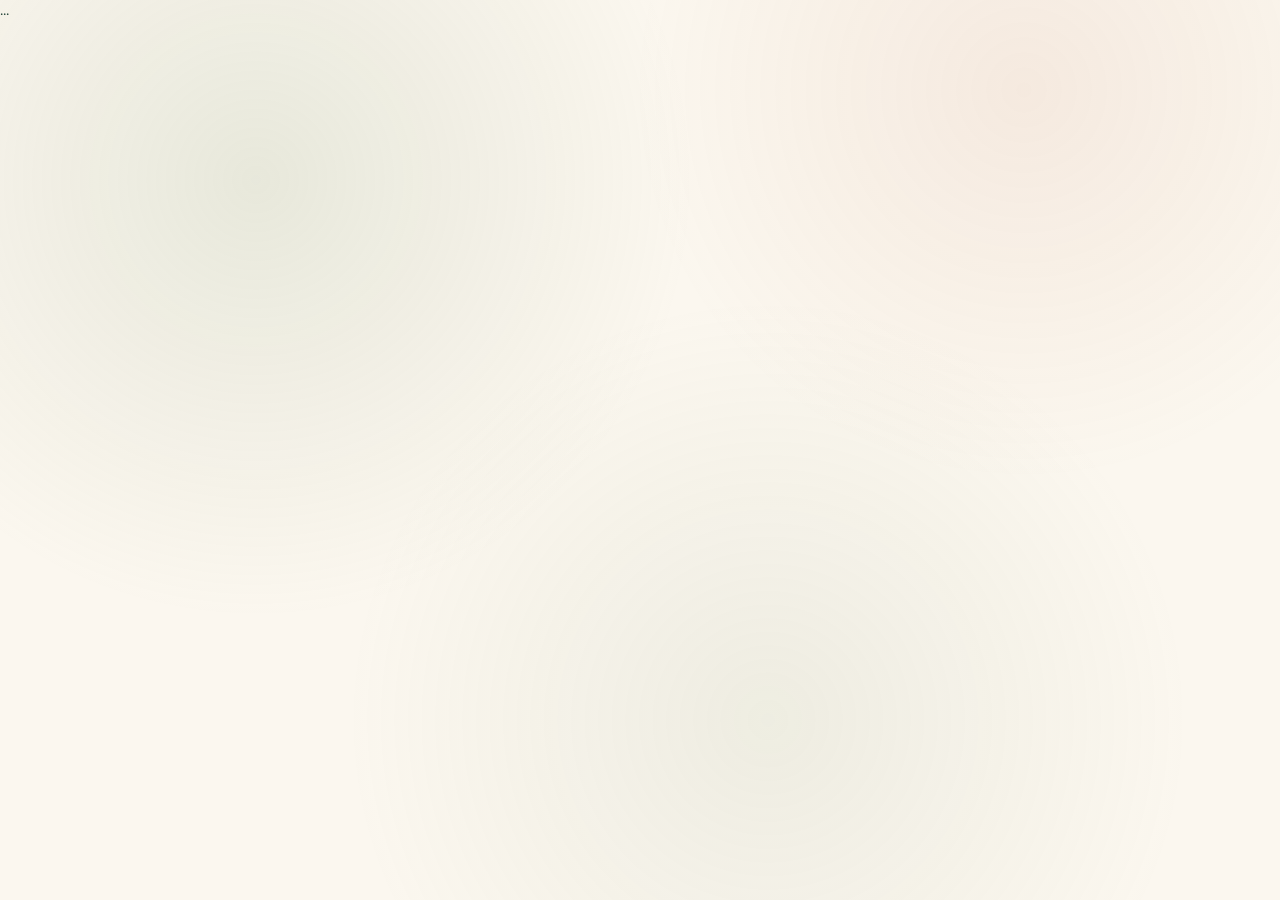
<file: request-trail.html>
<head>
  <link rel="stylesheet" href="css/variables.css">
  <link rel="stylesheet" href="css/base.css">
  <link rel="stylesheet" href="css/components.css">
  <link rel="stylesheet" href="css/index.css">
</head>

<body>
  ...
  <script src="js/theme.js"></script>
  <script src="js/index.js"></script>
</body>
</file>
<file: css/variables.css>
:root{
  --cream:#FBF7EF;
  --panel:#FFFDF8;
  --deep:#1F4037;
  --ink:#244437;
  --muted:#5F6E67;
  --line:rgba(31,64,55,.10);

  --sage:#94A684;
  --sage-dark:#7C9070;
  --terracotta:#C47A57;

  --shadow:0 18px 40px rgba(31,64,55,.10);
}

body[data-theme="dark"]{
  --cream:#13201B;
  --panel:#1B2A24;
  --deep:#FBF7EF;
  --ink:#F4F1E8;
  --muted:#C5D0C9;
  --line:rgba(255,255,255,.08);

  --shadow:0 18px 40px rgba(0,0,0,.35);
}
</file>
<file: css/base.css>
@import url('https://fonts.googleapis.com/css2?family=Merriweather:wght@300;400;700;900&family=Montserrat:wght@300;400;500;600;700;800&display=swap');

*{
  margin:0;
  padding:0;
  box-sizing:border-box;
}

body{
  background:var(--cream);
  color:var(--ink);
  font-family:'Montserrat',sans-serif;
  transition:background .35s ease,color .35s ease;
  overflow-x:hidden;
}

body::before{
  content:"";
  position:fixed;
  inset:0;
  background:
    radial-gradient(circle at 20% 20%, rgba(148,166,132,.18), transparent 35%),
    radial-gradient(circle at 80% 10%, rgba(196,122,87,.10), transparent 30%),
    radial-gradient(circle at 60% 80%, rgba(148,166,132,.12), transparent 40%);
  animation:drift 18s ease-in-out infinite alternate;
  pointer-events:none;
  z-index:-1;
}

@keyframes drift{
  from{transform:translate(0,0) scale(1);}
  to{transform:translate(-18px,-24px) scale(1.04);}
}

.container{
  width:min(1180px,92%);
  margin:0 auto;
}

.btn{
  border:none;
  border-radius:999px;
  padding:15px 24px;
  font-size:15px;
  font-weight:600;
  cursor:pointer;
  transition:.25s ease;
  font-family:'Montserrat',sans-serif;
}

.btn-primary{
  background:var(--deep);
  color:var(--cream);
  padding:10px 20px;
}

.btn-primary:hover{
  transform:translateY(-2px);
  box-shadow:0 10px 24px rgba(31,64,55,.18);
}

.btn-secondary{
  background:var(--panel);
  color:var(--deep);
  border:1px solid var(--line);
  padding:10px 20px;
}

.btn-track{
      width:100%;
      background:var(--sage);
      color:#fff;
      margin-top:20px;
    }

.input{
  width:100%;
  padding:15px 16px;
  border-radius:14px;
  border:1px solid var(--line);
  background:var(--panel);
  color:var(--ink);
  font-size:15px;
  font-family:'Montserrat',sans-serif;
}

.section{
  padding:80px 0;
}

.section-title{
  font-family:'Merriweather',serif;
  text-align:center;
  font-size:38px;
  margin:0 0 16px;
}

.section-sub{
  text-align:center;
  color:var(--muted);
  max-width:720px;
  margin:0 auto 52px;
  line-height:1.8;
}

.status-badge{
    padding:8px 12px;
    border-radius:999px;
    font-size:12px;
    font-weight:700;
    text-transform:uppercase;
    letter-spacing:.04em;
}

.status-badge.transit{
    background:rgba(74,144,226,.14);
    color:#2C6BB2;
}

.status-badge.packing{
    background:rgba(148,166,132,.18);
    color:#476046;
}

.status-badge.approval{
    background:rgba(196,122,87,.14);
    color:#9B5B3E;
}

@media (max-width:900px){
  .section{
    padding:56px 0;
  }

  .section-title{
    font-size:32px;
  }
}
</file>
<file: css/components.css>
.brand{
  display:flex;
  align-items:center;
  gap:14px;
  text-decoration:none;
  color:inherit;
  transition:transform .25s ease;
}

.brand:hover{
  transform:translateY(-2px);
}

.brand img{
  width:54px;
  height:54px;
  object-fit:contain;
}

.brand-name{
  font-family:'Merriweather',serif;
  font-size:26px;
  font-weight:900;
  letter-spacing:-0.02em;
}

.brand-name span{
  color:var(--terracotta);
  font-weight:300;
}

.tagline{
  font-family:'Merriweather',serif;
  font-size:10px;
  letter-spacing:.28em;
  text-transform:uppercase;
  color:var(--muted);
  margin-top:2px;
}

.theme-btn{
  width:46px;
  height:46px;
  border-radius:50%;
  border:1px solid var(--line);
  background:var(--panel);
  color:var(--deep);
  display:flex;
  align-items:center;
  justify-content:center;
  cursor:pointer;
  transition:.3s ease;
  box-shadow:var(--shadow);
}

.theme-btn:hover{
  transform:rotate(18deg) scale(1.05);
}

.theme-btn svg{
  width:20px;
  height:20px;
  stroke:currentColor;
}

.status{
  background:rgba(148,166,132,.16);
  color:var(--deep);
  border:1px solid rgba(148,166,132,.35);
  padding:6px 10px;
  border-radius:999px;
  font-size:12px;
  font-weight:700;
}

.progress{
  margin-top:18px;
}

.progress-bar{
  height:8px;
  border-radius:999px;
  background:rgba(148,166,132,.18);
  overflow:hidden;
}

.progress-bar span{
  display:block;
  width:68%;
  height:100%;
  background:linear-gradient(90deg,var(--sage),var(--sage-dark));
  border-radius:999px;
}

.progress-text{
  display:flex;
  justify-content:space-between;
  color:var(--muted);
  font-size:12px;
  margin-top:8px;
}
</file>
<file: css/index.css>
.header{
  padding:24px 0;
}

.nav{
  display:flex;
  justify-content:space-between;
  align-items:center;
}


.hero{
  padding:56px 0 72px;
  display:grid;
  grid-template-columns:1.08fr .92fr;
  gap:56px;
  align-items:center;
}

.hero-content h1{
  font-family:'Merriweather',serif;
  font-size:60px;
  line-height:1.05;
  margin:0 0 22px;
  letter-spacing:-0.04em;
}

.hero-content h1 .accent{
  color:var(--terracotta);
  font-weight:300;
}

.hero-content p{
  font-size:18px;
  line-height:1.85;
  color:var(--muted);
  max-width:620px;
  margin:0 0 34px;
}

.hero-actions{
  display:flex;
  gap:16px;
  flex-wrap:wrap;
  margin-bottom:36px;
}

.custody-flow{
  display:flex;
  align-items:center;
  gap:12px;
  flex-wrap:wrap;
  margin-top:8px;
}

.flow-node{
  display:flex;
  align-items:center;
  gap:8px;
  color:var(--muted);
  font-size:13px;
  font-weight:600;
}

.flow-dot{
  width:12px;
  height:12px;
  border-radius:50%;
  background:var(--sage);
}

.flow-line{
  width:26px;
  height:2px;
  background:rgba(148,166,132,.45);
}

.hero-card{
  background:rgba(255,255,255,.72);
  backdrop-filter:blur(18px);
  border:1px solid rgba(255,255,255,.45);
  border-radius:28px;
  padding:32px;
  box-shadow:var(--shadow);
}

body[data-theme="dark"] .hero-card{
  background:rgba(27,42,36,.78);
  border:1px solid rgba(255,255,255,.06);
}

.hero-card h3{
  font-family:'Merriweather',serif;
  margin:0 0 10px;
  font-size:26px;
}

.hero-card p{
  margin:0 0 20px;
  font-size:15px;
  color:var(--muted);
  line-height:1.7;
}

.preview{
    margin-top:24px;
    border-top:1px solid var(--line);
    padding-top:22px;
}

.preview-head{
    display:flex;
    justify-content:space-between;
    align-items:center;
    margin-bottom:18px;
}

.preview-id{
    font-weight:700;
    color:var(--deep);
}

.preview-grid{
      display:grid;
      gap:14px;
    }

.preview-item{
    display:flex;
    justify-content:space-between;
    align-items:center;
    gap:18px;
}

.preview-item .label{
    color:var(--muted);
    font-size:13px;
}

.preview-item .value{
    font-weight:600;
    text-align:right;
}

.trust{
  padding-bottom:32px;
}

.trust-grid{
  display:grid;
  grid-template-columns:repeat(4,1fr);
  gap:18px;
}

.trust-item{
  background:rgba(255,255,255,.60);
  border:1px solid rgba(255,255,255,.45);
  border-radius:18px;
  padding:20px;
  transition:.25s ease;
}

body[data-theme="dark"] .trust-item{
  background:rgba(27,42,36,.55);
  border:1px solid rgba(255,255,255,.06);
}

.trust-item:hover{
  transform:translateY(-3px);
  box-shadow:var(--shadow);
}

.trust-item h4{
  font-family:'Merriweather',serif;
  margin:0 0 8px;
  font-size:20px;
}

.trust-item p{
  color:var(--muted);
  line-height:1.7;
}

.workflow-grid{
  display:grid;
  grid-template-columns:repeat(3,1fr);
  gap:24px;
}

.workflow-card{
  background:var(--panel);
  border:1px solid var(--line);
  border-radius:22px;
  padding:28px;
  transition:.25s ease;
}

.workflow-card:hover{
  transform:translateY(-4px);
  box-shadow:var(--shadow);
}

.step{
  width:54px;
  height:54px;
  border-radius:14px;
  background:rgba(148,166,132,.16);
  display:flex;
  align-items:center;
  justify-content:center;
  margin-bottom:18px;
  color:var(--deep);
  font-weight:800;
  font-family:'Merriweather',serif;
}

.workflow-card h3{
  font-family:'Merriweather',serif;
  margin:0 0 10px;
  font-size:22px;
}

.workflow-card p{
  margin:0;
  color:var(--muted);
  line-height:1.8;
}

.workspace-panel{
  background:linear-gradient(
    180deg,
    rgba(255,255,255,.90),
    rgba(255,255,255,.75)
  );
  border:1px solid rgba(255,255,255,.55);
  border-radius:30px;
  padding:42px;
  box-shadow:var(--shadow);
}

body[data-theme="dark"] .workspace-panel{
  background:linear-gradient(
    180deg,
    rgba(27,42,36,.90),
    rgba(27,42,36,.75)
  );
  border:1px solid rgba(255,255,255,.06);
}

.workspace-header{
  text-align:center;
  margin-bottom:32px;
}

.workspace-header h2{
  font-family:'Merriweather',serif;
  font-size:34px;
  margin:0 0 12px;
}

.workspace-header p{
  color:var(--muted);
  line-height:1.8;
  max-width:760px;
  margin:0 auto;
}

.workspace-grid{
  display:grid;
  grid-template-columns:1fr 1fr;
  gap:24px;
}

.workspace-card{
  border:1px solid var(--line);
  border-radius:20px;
  padding:28px;
  background:var(--panel);
}

.workspace-card h3{
  font-family:'Merriweather',serif;
  margin:0 0 10px;
  font-size:24px;
}

.workspace-card p{
  color:var(--muted);
  margin-bottom:18px;
}

.workspace-card ul{
  margin:0 0 24px 18px;
  color:var(--muted);
  line-height:1.9;
}

.footer{
  padding:42px 0 60px;
  text-align:center;
  color:var(--muted);
  border-top:1px solid rgba(31,64,55,.08);
  margin-top:72px;
}

.footer strong{
  display:block;
  font-family:'Merriweather',serif;
  color:var(--deep);
  margin-bottom:8px;
}

@media (max-width:900px){

  .hero{
    grid-template-columns:1fr;
    gap:40px;
  }

  .hero-content h1{
    font-size:42px;
  }

  .trust-grid,
  .workflow-grid,
  .workspace-grid{
    grid-template-columns:1fr;
  }

  .workspace-panel{
    padding:32px 24px;
  }

  .hero-actions{
    flex-direction:column;
  }

  .hero-actions .btn,
  .hero-actions .btn-primary,
  .hero-actions .btn-secondary{
    width:100%;
    text-align:center;
  }

}

@media (max-width:640px){

  .preview-item{
    flex-direction:column;
    align-items:flex-start;
  }

  .preview-item .value{
    text-align:left;
  }

  .custody-flow{
    gap:8px;
  }

  .flow-line{
    width:18px;
  }

}

.modal-overlay {
  display: none;
  position: fixed;
  inset: 0;
  background: rgba(10, 20, 15, 0.6);
  backdrop-filter: blur(5px);
  -webkit-backdrop-filter: blur(5px);
  align-items: center;
  justify-content: center;
  z-index: 9999;
  padding: 20px;
  opacity: 0;
  visibility: hidden;
  transition: opacity 0.25s ease, visibility 0.25s ease;
  pointer-events: auto;
}

.modal-overlay.show {
  display: flex !important;
  opacity: 1;
  visibility: visible;
}

.modal-card {
  background: var(--panel, #FFFDF8);
  border: 1px solid var(--line, rgba(83,96,105,0.22));
  border-radius: 18px;
  box-shadow: 0 25px 50px rgba(0, 0, 0, 0.25);
  padding: 28px;
  width: 100%;
  max-width: 440px;
  text-align: left;
  transform: translateY(10px);
  transition: transform 0.25s ease;
  pointer-events: auto;
  position: relative;
  z-index: 9999;
}

.modal-overlay.show .modal-card {
  transform: translateY(0);
}

.modal-card button[type="button"] {
  z-index: 10002;
}

.modal-card input, 
.modal-card select, 
.modal-card button, 
.modal-card a {
  pointer-events: auto !important;
  position: relative;
  z-index: 10001;
}
</file>
<file: css/dashboard.css>
.app {
  min-height: 100vh;
  display: flex;
  position: relative;
}


.sidebar {
  width: 270px;
  min-width: 270px;
  min-height: 100vh;

  position: sticky;
  top: 0;
  align-self: flex-start;

  display: flex;
  flex-direction: column;

  padding: 24px 16px;

  background: var(--panel);
  border-right: 1px solid var(--line);

  z-index: 100;
}


.sidebar .brand {
  display: flex;
  align-items: center;
  gap: 12px;

  padding: 4px 8px 22px;

  text-decoration: none;
  color: inherit;
}

.sidebar .brand-logo {
  width: 48px;
  height: 48px;

  object-fit: contain;
  flex-shrink: 0;
}

.sidebar .brand-text {
  min-width: 0;
}

.sidebar .brand-name {
  font-family: "Merriweather", serif;
  font-size: 1.15rem;
  font-weight: 900;
  line-height: 1.15;

  color: var(--deep);
}

.sidebar .brand-tagline {
  margin-top: 4px;

  font-family: "Montserrat", sans-serif;
  font-size: 0.57rem;
  font-weight: 600;

  letter-spacing: 0.04em;

  color: var(--muted);

  white-space: nowrap;
}

.sidebar-close {
  display: none;

  position: absolute;
  top: 18px;
  right: 16px;

  width: 34px;
  height: 34px;

  align-items: center;
  justify-content: center;

  border: 1px solid var(--line);
  border-radius: 10px;

  background: var(--cream);
  color: var(--ink);

  font-size: 1.3rem;

  cursor: pointer;
}

.demo-switcher {
  margin: 0 4px 20px;
}

.navgroup-label {
  padding: 0 8px 8px;

  font-family: "Montserrat", sans-serif;
  font-size: 0.61rem;
  font-weight: 800;

  letter-spacing: 0.09em;
  text-transform: uppercase;

  color: var(--muted);
}

.role-toggle {
  display: grid;
  grid-template-columns: repeat(2, 1fr);
  gap: 4px;

  padding: 4px;

  border: 1px solid var(--line);
  border-radius: 12px;

  background: var(--cream);
}

.role-button {
  min-height: 34px;

  border: 0;
  border-radius: 8px;

  background: transparent;
  color: var(--muted);

  font-family: "Montserrat", sans-serif;
  font-size: 0.61rem;
  font-weight: 700;

  cursor: pointer;

  transition:
    background 0.2s ease,
    color 0.2s ease,
    transform 0.2s ease;
}

.role-button:hover {
  color: var(--deep);
}

.role-button.active {
  background: var(--panel);
  color: var(--deep);

  box-shadow: var(--shadow);
}

.role-button:active {
  transform: scale(0.98);
}



.mainnav {
  display: flex;
  flex-direction: column;
  gap: 4px;
}

.mainnav + .mainnav {
  margin-top: 18px;
}

.mainnave[hidden] {
  display: none !important
}
.nav-item {
  min-height: 42px;

  display: flex;
  align-items: center;
  gap: 11px;

  padding: 0 11px;

  border-radius: 10px;

  text-decoration: none;

  font-family: "Montserrat", sans-serif;
  font-size: 0.74rem;
  font-weight: 600;

  color: var(--muted);

  transition:
    background 0.2s ease,
    color 0.2s ease,
    transform 0.2s ease;
}

.nav-item:hover {
  background: var(--cream);
  color: var(--deep);
}

.nav-item.active {
  background: rgba(148, 166, 132, 0.18);
  color: var(--deep);

  font-weight: 700;
}

.nav-item:active {
  transform: translateX(1px);
}

.nav-icon {
  width: 20px;
  min-width: 20px;

  display: inline-flex;
  align-items: center;
  justify-content: center;

  font-size: 0.95rem;
  line-height: 1;
}

.badge {
  min-width: 19px;
  height: 19px;

  display: inline-flex;
  align-items: center;
  justify-content: center;

  margin-left: auto;
  padding: 0 5px;

  border-radius: 999px;

  background: var(--terracotta);
  color: #ffffff;

  font-size: 0.56rem;
  font-weight: 800;
}

.sidebar-divider {
  height: 1px;

  margin: 18px 8px;

  background: var(--line);
}


.main {
  min-width: 0;
  flex: 1;

  background: var(--cream);
}


.topbar {
  height: 76px;

  position: sticky;
  top: 0;

  display: flex;
  align-items: center;
  justify-content: space-between;

  padding: 0 32px;

  background: var(--cream);
  border-bottom: 1px solid var(--line);

  z-index: 80;
}

.topbar-context {
  min-width: 0;
}

.topbar-eyebrow {
  margin-bottom: 3px;

  font-family: "Montserrat", sans-serif;
  font-size: 0.61rem;
  font-weight: 700;

  letter-spacing: 0.08em;
  text-transform: uppercase;

  color: var(--muted);
}

.topbar-role {
  font-family: "Merriweather", serif;
  font-size: 1rem;
  font-weight: 700;

  color: var(--deep);
}

.topbar-actions {
  display: flex;
  align-items: center;
  gap: 10px;
}


.icon-button {
  width: 40px;
  height: 40px;

  position: relative;

  display: inline-flex;
  align-items: center;
  justify-content: center;

  border: 1px solid var(--line);
  border-radius: 11px;

  background: var(--panel);
  color: var(--deep);

  cursor: pointer;

  transition:
    background 0.2s ease,
    border-color 0.2s ease,
    transform 0.2s ease;
}

.icon-button:hover {
  background: var(--cream);
}

.icon-button:active {
  transform: scale(0.96);
}

.notification-button > span:first-child {
  font-size: 1.1rem;
}

.notification-count {
  position: absolute;
  top: -4px;
  right: -4px;

  min-width: 17px;
  height: 17px;

  display: flex;
  align-items: center;
  justify-content: center;

  padding: 0 4px;

  border-radius: 999px;

  background: var(--terracotta);
  color: #ffffff;

  font-family: "Montserrat", sans-serif;
  font-size: 0.51rem;
  font-weight: 800;
}

.user-menu {
  display: flex;
  align-items: center;
  gap: 9px;

  padding: 4px 8px 4px 4px;

  border: 1px solid var(--line);
  border-radius: 12px;

  background: var(--panel);

  cursor: pointer;

  text-align: left;
  color: var(--ink);

  transition:
    background 0.2s ease,
    border-color 0.2s ease;
}

.user-menu:hover {
  background: var(--cream);
}

.user-avatar {
  width: 34px;
  height: 34px;

  display: flex;
  align-items: center;
  justify-content: center;

  border-radius: 9px;

  background: var(--deep);
  color: var(--cream);

  font-family: "Montserrat", sans-serif;
  font-size: 0.63rem;
  font-weight: 800;
}

.user-details {
  display: flex;
  flex-direction: column;
  gap: 2px;
}

.user-details strong {
  font-family: "Montserrat", sans-serif;
  font-size: 0.66rem;
  font-weight: 700;

  color: var(--ink);
}

.user-details small {
  font-family: "Montserrat", sans-serif;
  font-size: 0.55rem;

  color: var(--muted);
}


.mobile-menu-button {
  display: none;

  width: 40px;
  height: 40px;

  margin-right: 12px;

  border: 1px solid var(--line);
  border-radius: 10px;

  background: var(--panel);
  color: var(--deep);

  cursor: pointer;

  font-size: 1rem;
}

.sidebar-backdrop {
  display: none;
}

.content {
  max-width: 1600px;

  margin: 0 auto;

  padding: 36px 32px 60px;
}

.view {
  display: none;

  animation: dashboardFadeIn 0.25s ease;
}

.view.active {
  display: block;
}

@keyframes dashboardFadeIn {

  from {
    opacity: 0;
    transform: translateY(5px);
  }

  to {
    opacity: 1;
    transform: translateY(0);
  }

}

.page-header {
  display: flex;
  align-items: flex-end;
  justify-content: space-between;
  gap: 28px;

  margin-bottom: 30px;
}

.page-header > div {
  min-width: 0;
}

.page-header h1 {
  margin: 5px 0 9px;

  font-family: "Merriweather", serif;
  font-size: clamp(1.65rem, 3vw, 2.3rem);
  line-height: 1.2;
  font-weight: 900;

  color: var(--deep);
}

.page-header p {
  max-width: 680px;

  margin: 0;

  font-family: "Montserrat", sans-serif;
  font-size: 0.79rem;
  line-height: 1.65;

  color: var(--muted);
}

.section-kicker {
  display: inline-block;

  font-family: "Montserrat", sans-serif;
  font-size: 0.61rem;
  font-weight: 800;

  letter-spacing: 0.09em;
  text-transform: uppercase;

  color: var(--sage-dark);
}

.summary-grid {
  display: grid;
  grid-template-columns: repeat(4, minmax(0, 1fr));
  gap: 16px;

  margin-bottom: 20px;
}

.summary-card {
  min-height: 140px;

  display: flex;
  flex-direction: column;
  justify-content: center;

  padding: 22px;

  border: 1px solid var(--line);
  border-radius: 14px;

  background: var(--panel);

  box-shadow: var(--shadow);
}

.summary-label {
  margin-bottom: 10px;

  font-family: "Montserrat", sans-serif;
  font-size: 0.62rem;
  font-weight: 700;

  text-transform: uppercase;
  letter-spacing: 0.07em;

  color: var(--muted);
}

.summary-card strong {
  font-family: "Merriweather", serif;
  font-size: 1.9rem;
  line-height: 1;

  color: var(--deep);
}

.summary-note {
  margin-top: 9px;

  font-family: "Montserrat", sans-serif;
  font-size: 0.62rem;

  color: var(--muted);
}

.dashboard-panel {
  margin-bottom: 20px;

  padding: 24px;

  border: 1px solid var(--line);
  border-radius: 14px;

  background: var(--panel);

  box-shadow: var(--shadow);
}

.panel-header {
  display: flex;
  align-items: flex-start;
  justify-content: space-between;
  gap: 20px;

  margin-bottom: 22px;
}

.panel-header h2 {
  margin: 5px 0 0;

  font-family: "Merriweather", serif;
  font-size: 1.05rem;
  line-height: 1.35;
  font-weight: 700;

  color: var(--deep);
}

.text-button {
  padding: 5px 0;

  border: 0;
  background: transparent;

  color: var(--sage-dark);

  font-family: "Montserrat", sans-serif;
  font-size: 0.65rem;
  font-weight: 700;

  cursor: pointer;
}

.text-button:hover {
  color: var(--deep);
  text-decoration: underline;
}

.status-badge {
  display: inline-flex;
  align-items: center;
  justify-content: center;

  min-height: 25px;

  padding: 4px 9px;

  border-radius: 999px;

  font-family: "Montserrat", sans-serif;
  font-size: 0.57rem;
  font-weight: 800;

  white-space: nowrap;
}

.status-badge.active {
  background: rgba(148, 166, 132, 0.20);
  color: var(--sage-dark);
}

.status-badge.warning {
  background: rgba(196, 122, 87, 0.14);
  color: var(--terracotta);
}

.status-badge.danger {
  background: rgba(196, 122, 87, 0.20);
  color: var(--terracotta);
}

.status-badge.neutral {
  background: rgba(95, 110, 103, 0.10);
  color: var(--muted);
}

.lifecycle-panel {
  overflow: hidden;
}

.lifecycle {
  display: grid;
  grid-template-columns: repeat(10, minmax(85px, 1fr));
  gap: 8px;

  overflow-x: auto;

  padding: 8px 2px 5px;
}

.lifecycle-stage {
  min-width: 90px;

  position: relative;

  display: flex;
  flex-direction: column;
  align-items: center;

  gap: 9px;

  padding-top: 3px;

  text-align: center;

  font-family: "Montserrat", sans-serif;
  font-size: 0.55rem;
  font-weight: 600;

  color: var(--muted);
}

.lifecycle-stage::before {
  content: "";

  position: absolute;

  top: 9px;
  left: calc(50% + 11px);
  right: calc(-50% + 11px);

  height: 2px;

  background: var(--line);
}

.lifecycle-stage:last-child::before {
  display: none;
}

.lifecycle-dot {
  width: 16px;
  height: 16px;

  position: relative;
  z-index: 2;

  border: 3px solid var(--line);
  border-radius: 50%;

  background: var(--panel);
}

.lifecycle-stage.completed {
  color: var(--sage-dark);
}

.lifecycle-stage.completed .lifecycle-dot {
  border-color: var(--sage-dark);
  background: var(--sage-dark);
}

.lifecycle-stage.completed::before {
  background: var(--sage-dark);
}

.lifecycle-stage.active {
  color: var(--deep);
  font-weight: 800;
}

.lifecycle-stage.active .lifecycle-dot {
  border-color: var(--deep);
  background: var(--panel);

  box-shadow:
    0 0 0 4px rgba(148, 166, 132, 0.20);
}

.dashboard-grid {
  display: grid;
  grid-template-columns: minmax(0, 1.25fr) minmax(340px, 0.75fr);
  gap: 20px;

  align-items: start;
}

.request-list {
  display: flex;
  flex-direction: column;
  gap: 12px;
}

.request-card {
  padding: 18px;

  border: 1px solid var(--line);
  border-radius: 13px;

  background: var(--cream);

  transition:
    border-color 0.2s ease,
    box-shadow 0.2s ease,
    transform 0.2s ease;
}

.request-card:hover {
  border-color: var(--sage);

  box-shadow: var(--shadow);

  transform: translateY(-1px);
}

.request-heading {
  display: flex;
  align-items: center;
  justify-content: space-between;
  gap: 12px;
}

.request-heading strong {
  font-family: "Merriweather", serif;
  font-size: 0.85rem;
  font-weight: 700;

  color: var(--deep);
}

.request-main p {
  margin: 7px 0 0;

  font-family: "Montserrat", sans-serif;
  font-size: 0.66rem;

  color: var(--muted);
}

.request-meta {
  display: grid;
  grid-template-columns: repeat(3, minmax(0, 1fr));
  gap: 12px;

  margin-top: 17px;
  padding-top: 15px;

  border-top: 1px solid var(--line);
}

.request-meta div {
  min-width: 0;

  display: flex;
  flex-direction: column;
  gap: 4px;
}

.request-meta span {
  font-family: "Montserrat", sans-serif;
  font-size: 0.54rem;
  font-weight: 700;

  text-transform: uppercase;
  letter-spacing: 0.05em;

  color: var(--muted);
}

.request-meta strong {
  overflow: hidden;

  font-family: "Montserrat", sans-serif;
  font-size: 0.61rem;
  font-weight: 700;

  color: var(--ink);

  text-overflow: ellipsis;
  white-space: nowrap;
}

.request-actions {
  display: flex;
  justify-content: flex-end;
  gap: 8px;

  margin-top: 16px;
}

.btn-sm {
  min-height: 34px;

  padding: 0 12px;

  font-size: 0.6rem;
}

.activity-timeline {
  position: relative;

  display: flex;
  flex-direction: column;

  padding-left: 6px;
}

.activity-timeline::before {
  content: "";

  position: absolute;

  top: 10px;
  bottom: 10px;
  left: 13px;

  width: 1px;

  background: var(--line);
}

.timeline-event {
  position: relative;

  display: grid;
  grid-template-columns: 28px minmax(0, 1fr);
  gap: 10px;

  padding-bottom: 22px;
}

.timeline-event:last-child {
  padding-bottom: 0;
}

.timeline-marker {
  width: 15px;
  height: 15px;

  position: relative;
  z-index: 2;

  margin-top: 3px;

  border: 3px solid var(--sage-dark);
  border-radius: 50%;

  background: var(--panel);
}

.timeline-event.completed .timeline-marker {
  border-color: var(--sage-dark);
  background: var(--sage-dark);
}

.timeline-event strong {
  display: block;

  font-family: "Montserrat", sans-serif;
  font-size: 0.66rem;
  line-height: 1.45;
  font-weight: 700;

  color: var(--ink);
}

.timeline-event p {
  margin: 5px 0 6px;

  font-family: "Montserrat", sans-serif;
  font-size: 0.61rem;
  line-height: 1.55;

  color: var(--muted);
}

.timeline-event small {
  font-family: "Montserrat", sans-serif;
  font-size: 0.54rem;

  color: var(--muted);
}

.action-list {
  display: flex;
  flex-direction: column;
  gap: 8px;
}

.action-item {
  width: 100%;

  display: grid;
  grid-template-columns: 40px minmax(0, 1fr) 20px;
  align-items: center;
  gap: 12px;

  padding: 13px;

  border: 1px solid var(--line);
  border-radius: 12px;

  background: var(--cream);

  color: var(--ink);

  text-align: left;

  cursor: pointer;

  transition:
    border-color 0.2s ease,
    background 0.2s ease,
    transform 0.2s ease;
}

.action-item:hover {
  border-color: var(--sage);
  background: var(--panel);

  transform: translateX(2px);
}

.action-icon {
  width: 36px;
  height: 36px;

  display: flex;
  align-items: center;
  justify-content: center;

  border-radius: 10px;

  background: rgba(148, 166, 132, 0.18);
  color: var(--sage-dark);

  font-family: "Montserrat", sans-serif;
  font-size: 0.75rem;
  font-weight: 800;
}

.action-icon.warning {
  background: rgba(196, 122, 87, 0.14);
  color: var(--terracotta);
}

.action-content {
  min-width: 0;

  display: flex;
  flex-direction: column;
  gap: 4px;
}

.action-content strong {
  font-family: "Montserrat", sans-serif;
  font-size: 0.65rem;
  font-weight: 700;

  color: var(--ink);
}

.action-content small {
  overflow: hidden;

  font-family: "Montserrat", sans-serif;
  font-size: 0.56rem;
  line-height: 1.4;

  color: var(--muted);

  text-overflow: ellipsis;
  white-space: nowrap;
}

.action-arrow {
  color: var(--muted);
  font-size: 0.9rem;
}

.notification-panel {
  width: min(390px, calc(100vw - 32px));

  position: fixed;
  top: 88px;
  right: 24px;

  padding: 20px;

  border: 1px solid var(--line);
  border-radius: 14px;

  background: var(--panel);

  box-shadow: var(--shadow);

  z-index: 200;
}

.notification-panel-header {
  display: flex;
  align-items: flex-start;
  justify-content: space-between;
  gap: 15px;

  margin-bottom: 18px;
}

.notification-panel-header h2 {
  margin: 5px 0 0;

  font-family: "Merriweather", serif;
  font-size: 1rem;

  color: var(--deep);
}

.notification-list {
  display: flex;
  flex-direction: column;
  gap: 8px;
}

.notification-item {
  display: flex;
  gap: 11px;

  padding: 12px;

  border-radius: 11px;

  background: var(--cream);
}

.notification-item.unread {
  border-left: 3px solid var(--sage-dark);
}

.notification-item strong {
  display: block;

  font-family: "Montserrat", sans-serif;
  font-size: 0.63rem;
  font-weight: 700;

  color: var(--ink);
}

.notification-item p {
  margin: 4px 0 0;

  font-family: "Montserrat", sans-serif;
  font-size: 0.56rem;
  line-height: 1.5;

  color: var(--muted);
}

.notification-item small {
  display: block;

  margin-top: 5px;

  font-family: "Montserrat", sans-serif;
  font-size: 0.51rem;

  color: var(--muted);
}

.empty-state {
  min-height: 220px;

  display: flex;
  align-items: center;
  justify-content: center;

  padding: 30px;

  border: 1px dashed var(--sage);
  border-radius: 14px;

  background: var(--panel);

  font-family: "Montserrat", sans-serif;
  font-size: 0.69rem;
  line-height: 1.6;

  text-align: center;

  color: var(--muted);
}

.nav-item:focus-visible,
.role-button:focus-visible,
.icon-button:focus-visible,
.user-menu:focus-visible,
.action-item:focus-visible,
.text-button:focus-visible,
.btn:focus-visible {
  outline: 3px solid rgba(148, 166, 132, 0.35);
  outline-offset: 2px;
}

@media (max-width: 1200px) {

  .sidebar {
    width: 245px;
    min-width: 245px;
  }

  .content {
    padding-left: 24px;
    padding-right: 24px;
  }

  .summary-grid {
    grid-template-columns: repeat(2, minmax(0, 1fr));
  }

  .dashboard-grid {
    grid-template-columns: 1fr;
  }

}

@media (max-width: 900px) {

  .sidebar {
    width: 285px;
    min-width: 285px;

    position: fixed;
    left: 0;
    top: 0;
    bottom: 0;

    transform: translateX(-100%);

    transition: transform 0.25s ease;

    box-shadow: var(--shadow);
  }

  .sidebar.open {
    transform: translateX(0);
  }

  .sidebar-close {
    display: flex;
  }

  .sidebar-backdrop {
    position: fixed;
    inset: 0;

    background: rgba(31, 64, 55, 0.35);

    z-index: 90;
  }

  .sidebar-backdrop.visible {
    display: block;
  }

  .mobile-menu-button {
    display: inline-flex;
    align-items: center;
    justify-content: center;
  }

  .topbar {
    padding: 0 20px;
  }

  .content {
    padding: 28px 20px 50px;
  }

}

@media (max-width: 700px) {

  .page-header {
    align-items: flex-start;
    flex-direction: column;
  }

  .page-header .btn {
    width: 100%;
  }

  .summary-grid {
    grid-template-columns: repeat(2, minmax(0, 1fr));
    gap: 10px;
  }

  .summary-card {
    min-height: 120px;
    padding: 17px;
  }

  .summary-card strong {
    font-size: 1.55rem;
  }

  .dashboard-panel {
    padding: 18px;
  }

  .request-meta {
    grid-template-columns: 1fr;
  }

  .request-actions {
    justify-content: stretch;
  }

  .request-actions .btn {
    flex: 1;
  }

  .notification-panel {
    top: 82px;
    right: 16px;
  }

}

@media (max-width: 520px) {

  .topbar {
    height: 68px;
    padding: 0 14px;
  }

  .topbar-eyebrow {
    display: none;
  }

  .topbar-role {
    font-size: 0.86rem;
  }

  .topbar-actions {
    gap: 6px;
  }

  .user-details {
    display: none;
  }

  .user-menu {
    padding-right: 4px;

    border: 0;

    background: transparent;
  }

  .content {
    padding: 22px 14px 40px;
  }

  .page-header {
    margin-bottom: 22px;
  }

  .page-header h1 {
    font-size: 1.45rem;
  }

  .page-header p {
    font-size: 0.7rem;
  }

  .summary-grid {
    grid-template-columns: 1fr 1fr;
  }

  .summary-card {
    padding: 15px;
  }

  .summary-label {
    font-size: 0.54rem;
  }

  .summary-card strong {
    font-size: 1.4rem;
  }

  .summary-note {
    font-size: 0.55rem;
  }

  .panel-header {
    align-items: flex-start;
    flex-direction: column;
    gap: 8px;
  }

  .request-heading {
    align-items: flex-start;
    flex-direction: column;
  }

  .request-actions {
    flex-direction: column;
  }

  .request-actions .btn {
    width: 100%;
  }

  .notification-panel {
    width: calc(100vw - 28px);
    right: 14px;
  }

}

#req-create {
  width: 100%;
}

#req-create .page-header {
  margin-bottom: 28px;
}

#req-create .page-header h1 {
  margin-bottom: 8px;
}

#req-create .page-header p {
  max-width: 720px;
}

.request-form {
  width: 100%;
  max-width: 1120px;
  margin: 0 auto;
}

.form-card {
  position: relative;
  overflow: hidden;

  background: var(--surface);
  border: 1px solid var(--border);
  border-radius: 18px;

  padding: 30px;

  margin-bottom: 22px;

  box-shadow:
    0 8px 24px rgba(15, 23, 42, 0.045);

  transition:
    box-shadow 0.2s ease,
    border-color 0.2s ease;
}

.form-card:hover {
  border-color: var(--border-strong);

  box-shadow:
    0 12px 30px rgba(15, 23, 42, 0.065);
}


.form-card::before {
  content: "";

  position: absolute;

  top: 0;
  left: 0;

  width: 100%;
  height: 3px;

  background: var(--primary);

  opacity: 0.8;
}

.form-card-header {
  display: flex;
  align-items: flex-start;

  gap: 18px;

  margin-bottom: 28px;
}

.form-step {
  display: inline-flex;

  align-items: center;
  justify-content: center;

  min-width: 64px;

  padding: 6px 11px;

  border-radius: 999px;

  background: var(--primary-soft);
  color: var(--primary);

  font-size: 0.68rem;
  font-weight: 800;

  letter-spacing: 0.07em;
  text-transform: uppercase;
}

.form-card-header h2 {
  margin: 8px 0 5px;

  font-family: "Merriweather", serif;

  font-size: 1.28rem;
  line-height: 1.35;

  font-weight: 700;

  color: var(--text-primary);
}

.form-card-header p {
  max-width: 650px;

  margin: 0;

  color: var(--text-secondary);

  font-size: 0.86rem;
  line-height: 1.65;
}

.form-grid {
  display: grid;

  grid-template-columns:
    repeat(2, minmax(0, 1fr));

  gap: 22px;
}

.form-group {
  display: flex;

  flex-direction: column;

  min-width: 0;
}

.form-group-full {
  grid-column: 1 / -1;
}

.form-group label {
  display: flex;

  align-items: center;

  margin-bottom: 8px;

  color: var(--text-primary);

  font-size: 0.8rem;
  font-weight: 700;

  letter-spacing: 0.01em;
}

.required {
  margin-left: 4px;

  color: var(--danger);

  font-size: 0.85rem;
}

.form-group input,
.form-group select,
.form-group textarea {

  width: 100%;

  box-sizing: border-box;

  border: 1px solid var(--border);

  border-radius: 11px;

  background: var(--background);

  color: var(--text-primary);

  font-family: "Montserrat", sans-serif;

  font-size: 0.84rem;

  transition:
    border-color 0.18s ease,
    box-shadow 0.18s ease,
    background-color 0.18s ease,
    transform 0.18s ease;
}

.form-group input,
.form-group select {

  min-height: 48px;

  padding: 11px 14px;
}

.form-group textarea {

  min-height: 108px;

  padding: 12px 14px;

  resize: vertical;
}


.form-group input::placeholder,
.form-group textarea::placeholder {

  color: var(--text-muted);

  opacity: 0.9;
}

.form-group input:hover,
.form-group select:hover,
.form-group textarea:hover {

  border-color: var(--border-strong);

  background: var(--surface);
}

.form-group input:focus,
.form-group select:focus,
.form-group textarea:focus {

  outline: none;

  border-color: var(--primary);

  background: var(--surface);

  box-shadow:
    0 0 0 3px var(--primary-soft);
}

.form-help {

  display: flex;

  align-items: flex-start;

  gap: 6px;

  margin-top: 7px;

  color: var(--text-muted);

  font-size: 0.7rem;

  line-height: 1.55;
}

.form-help::before {

  content: "ⓘ";

  flex-shrink: 0;

  font-size: 0.68rem;
}

.review-card {

  border-color: var(--primary);

  background:
    linear-gradient(
      180deg,
      var(--primary-soft) 0%,
      var(--surface) 38%
    );
}

.request-summary {

  overflow: hidden;

  border: 1px solid var(--border);

  border-radius: 14px;

  background: var(--surface);

  box-shadow:
    0 4px 16px rgba(15, 23, 42, 0.035);
}

.summary-row {

  display: grid;

  grid-template-columns:
    190px minmax(0, 1fr);

  gap: 24px;

  padding: 15px 18px;

  border-bottom: 1px solid var(--border);
}

.summary-row:last-child {
  border-bottom: none;
}

.summary-row:nth-child(even) {
  background: var(--background);
}

.summary-label {

  color: var(--text-secondary);

  font-size: 0.74rem;

  font-weight: 700;

  text-transform: uppercase;

  letter-spacing: 0.04em;
}

.summary-value {

  color: var(--text-primary);

  font-size: 0.82rem;

  font-weight: 600;

  line-height: 1.55;

  word-break: break-word;
}

.form-actions {

  display: flex;
  align-items: center;
  justify-content: flex-end;
  gap: 12px;
  margin-top: 6px;
  padding: 20px 22px;
  border: 1px solid var(--border);
  border-radius: 16px;
  background: var(--surface);
  box-shadow: 0 6px 20px rgba(15, 23, 42, 0.04);
}

.form-actions .btn {
  min-height: 44px;
  padding: 10px 18px;
  border-radius: 10px;
  font-family: "Montserrat", sans-serif;
  font-size: 0.78rem;
  font-weight: 700;
  transition:
    transform 0.18s ease,
    box-shadow 0.18s ease;
}

.form-actions .btn:hover {
  transform: translateY(-1px);

}

.form-actions .btn:active {
  transform: translateY(0);

}

.form-status {
  display: none;
  margin-top: 16px;
  padding: 14px 16px;
  border: 1px solid var(--border);
  border-radius: 12px;
  background: var(--surface);
  color: var(--text-primary);
  font-size: 0.8rem;
  line-height: 1.55;
}

.form-status.visible {
  display: block;
}

.form-status.success {
  border-color: var(--success);
  background: var(--success-soft);
  color: var(--success);
}

.form-status.error {
  border-color: var(--danger);
  background: var(--danger-soft);
  color: var(--danger);
}


.request-created {
  display: flex;
  flex-direction: column;
  align-items: center;
  justify-content: center;
  text-align: center;
  padding: 48px 28px;
}


.request-created-icon {
  display: flex;
  align-items: center;
  justify-content: center;
  width: 62px;
  height: 62px;
  margin-bottom: 18px;
  border-radius: 50%;
  background: var(--success-soft);
  color: var(--success);
  font-size: 1.4rem;
  font-weight: 800;
  box-shadow:
    0 0 0 8px var(--background);
}

.request-created h3 {
  margin: 0 0 8px;
  font-family: "Merriweather", serif;
  color: var(--text-primary);
  font-size: 1.25rem;
}

.request-created p {
  max-width: 570px;
  margin: 0 0 18px;
  color: var(--text-secondary);
  font-size: 0.82rem;
  line-height: 1.65;
}


.request-id {
  display: inline-flex;
  align-items: center;
  padding: 9px 15px;
  border: 1px solid var(--border);
  border-radius: 9px;
  background: var(--background);
  color: var(--primary);
  font-size: 0.84rem;
  font-weight: 800;
  letter-spacing: 0.05em;
}


[data-theme="dark"] .form-card {
  box-shadow:
    0 10px 28px rgba(0, 0, 0, 0.16);
}

[data-theme="dark"] .form-card:hover {
  box-shadow:
    0 14px 34px rgba(0, 0, 0, 0.22);
}

[data-theme="dark"] .form-actions {
  box-shadow:
    0 8px 24px rgba(0, 0, 0, 0.16);
}

@media (max-width: 800px) {

  .form-card {
    padding: 24px;
    border-radius: 15px;
  }

  .form-grid {
    grid-template-columns: 1fr;
    gap: 18px;
  }

  .form-group-full {
    grid-column: auto;
  }

  .summary-row {
    grid-template-columns: 1fr;
    gap: 6px;
  }

}

@media (max-width: 560px) {

  #req-create .page-header {
    margin-bottom: 20px;
  }

  .form-card {
    padding: 19px;
    margin-bottom: 16px;
    border-radius: 13px;
  }

  .form-card-header {
    margin-bottom: 21px;
  }

  .form-card-header h2 {
    font-size: 1.08rem;
  }

  .form-card-header p {
    font-size: 0.78rem;
  }

  .form-step {
    font-size: 0.62rem;
    padding: 5px 9px;
  }

  .form-group input,
  .form-group select {

    min-height: 45px;
  }

  .form-group textarea {

    min-height: 100px;
  }

  .form-actions {

    flex-direction: column-reverse;

    align-items: stretch;

    padding: 16px;

    border-radius: 13px;
  }

  .form-actions .btn {

    width: 100%;
  }

  .request-created {

    padding: 36px 20px;
  }

}

.request-stats {
  display: grid;
  grid-template-columns:
    repeat(4, minmax(0, 1fr));
  gap: 16px;
  margin-bottom: 24px;
}


.request-stat-card {
  display: flex;
  align-items: center;
  gap: 14px;
  min-width: 0;
  padding: 20px;
  background: var(--surface);
  border: 1px solid var(--border);
  border-radius: 16px;
  box-shadow:
    0 6px 20px rgba(15, 23, 42, 0.04);
  transition:
    transform 0.18s ease,
    border-color 0.18s ease,
    box-shadow 0.18s ease;
}

.request-stat-card:hover {
  transform: translateY(-2px);
  border-color: var(--border-strong);
  box-shadow:
    0 10px 26px rgba(15, 23, 42, 0.065);
}


.request-stat-icon {

  display: flex;

  align-items: center;

  justify-content: center;

  flex-shrink: 0;

  width: 44px;

  height: 44px;

  border-radius: 12px;

  background: var(--primary-soft);

  color: var(--primary);

  font-size: 1.1rem;

  font-weight: 800;
}



.request-stat-icon.pending {

  background: var(--warning-soft);

  color: var(--warning);
}


.request-stat-icon.progress {

  background: var(--info-soft);

  color: var(--info);
}

.request-stat-icon.completed {

  background: var(--success-soft);

  color: var(--success);
}

.request-stat-content {

  display: flex;

  flex-direction: column;

  min-width: 0;
}

.request-stat-label {

  margin-bottom: 3px;

  color: var(--text-muted);

  font-size: 0.7rem;

  font-weight: 700;

  letter-spacing: 0.03em;

  text-transform: uppercase;
}

.request-stat-value {

  color: var(--text-primary);

  font-size: 1.45rem;

  font-weight: 800;

  line-height: 1.2;
}

.request-list-card {

  overflow: hidden;

  background: var(--surface);

  border: 1px solid var(--border);

  border-radius: 18px;

  box-shadow:
    0 8px 24px rgba(15, 23, 42, 0.045);
}

.request-list-toolbar {

  display: flex;

  align-items: flex-end;

  justify-content: space-between;

  gap: 24px;

  padding: 24px 26px;

  border-bottom: 1px solid var(--border);
}

.request-list-heading {

  min-width: 0;
}

.request-list-heading h2 {

  margin: 7px 0 0;

  font-family: "Merriweather", serif;

  color: var(--text-primary);

  font-size: 1.2rem;

  line-height: 1.35;
}

.request-list-controls {

  display: flex;

  align-items: center;

  gap: 9px;

  flex-shrink: 0;
}

.request-search {

  position: relative;

  width: 290px;
}

.request-search input {

  width: 100%;

  height: 42px;

  box-sizing: border-box;

  padding: 9px 13px 9px 37px;

  border: 1px solid var(--border);

  border-radius: 10px;

  background: var(--background);

  color: var(--text-primary);

  font-family: "Montserrat", sans-serif;

  font-size: 0.76rem;

  transition:
    border-color 0.18s ease,
    box-shadow 0.18s ease,
    background-color 0.18s ease;
}

.request-search input::placeholder {

  color: var(--text-muted);
}

.request-search input:hover {

  border-color: var(--border-strong);

  background: var(--surface);
}

.request-search input:focus {

  outline: none;

  border-color: var(--primary);

  background: var(--surface);

  box-shadow:
    0 0 0 3px var(--primary-soft);
}

.request-search-icon {

  position: absolute;

  left: 13px;

  top: 50%;

  transform: translateY(-50%);

  color: var(--text-muted);

  font-size: 1rem;

  pointer-events: none;
}

.request-filter {

  height: 42px;

  min-width: 145px;

  padding: 8px 30px 8px 11px;

  border: 1px solid var(--border);

  border-radius: 10px;

  background: var(--background);

  color: var(--text-primary);

  font-family: "Montserrat", sans-serif;

  font-size: 0.74rem;

  cursor: pointer;

  transition:
    border-color 0.18s ease,
    box-shadow 0.18s ease,
    background-color 0.18s ease;
}

.request-filter:hover {

  border-color: var(--border-strong);

  background: var(--surface);
}

.request-filter:focus {

  outline: none;

  border-color: var(--primary);

  box-shadow:
    0 0 0 3px var(--primary-soft);
}

.outbound-request-list {

  width: 100%;
}


.outbound-request-item {

  display: grid;

  grid-template-columns:
    minmax(180px, 1.2fr)
    minmax(160px, 1fr)
    minmax(140px, 0.8fr)
    minmax(110px, 0.6fr)
    auto;

  align-items: center;

  gap: 18px;

  padding: 20px 26px;

  border-bottom: 1px solid var(--border);

  transition:
    background-color 0.18s ease;
}

.outbound-request-item:last-child {

  border-bottom: none;
}

.outbound-request-item:hover {

  background: var(--background);
}


.outbound-request-main {

  min-width: 0;
}

.outbound-request-id {

  display: inline-block;

  margin-bottom: 5px;

  color: var(--primary);

  font-size: 0.74rem;

  font-weight: 800;

  letter-spacing: 0.035em;
}

.outbound-request-item-name {

  overflow: hidden;

  margin: 0;

  color: var(--text-primary);

  font-size: 0.82rem;

  font-weight: 700;

  text-overflow: ellipsis;

  white-space: nowrap;
}

.outbound-request-meta {

  min-width: 0;
}

.outbound-request-meta-label {

  display: block;

  margin-bottom: 4px;

  color: var(--text-muted);

  font-size: 0.66rem;

  font-weight: 700;

  letter-spacing: 0.03em;

  text-transform: uppercase;
}

.outbound-request-meta-value {

  overflow: hidden;

  color: var(--text-secondary);

  font-size: 0.76rem;

  font-weight: 600;

  text-overflow: ellipsis;

  white-space: nowrap;
}

.outbound-status {

  display: inline-flex;

  align-items: center;

  justify-content: center;

  width: fit-content;

  padding: 6px 9px;

  border-radius: 999px;

  font-size: 0.65rem;

  font-weight: 800;

  line-height: 1;

  white-space: nowrap;
}

.outbound-status.pending {

  background: var(--warning-soft);

  color: var(--warning);
}

.outbound-status.approved {

  background: var(--primary-soft);

  color: var(--primary);
}

.outbound-status.in-progress {

  background: var(--info-soft);

  color: var(--info);
}

.outbound-status.completed {

  background: var(--success-soft);

  color: var(--success);
}

.outbound-status.rejected {

  background: var(--danger-soft);

  color: var(--danger);
}

.outbound-status.cancelled {

  background: var(--background);

  color: var(--text-muted);
}

.outbound-priority {

  display: inline-flex;

  align-items: center;

  gap: 5px;

  font-size: 0.68rem;

  font-weight: 800;
}

.outbound-priority::before {

  content: "";

  width: 6px;

  height: 6px;

  border-radius: 50%;

  background: currentColor;
}

.outbound-priority.normal {

  color: var(--text-secondary);
}

.outbound-priority.high {

  color: var(--warning);
}

.outbound-priority.urgent {

  color: var(--danger);
}

.outbound-request-action {

  display: flex;

  justify-content: flex-end;
}

.outbound-request-view {

  display: inline-flex;

  align-items: center;

  justify-content: center;

  min-height: 36px;

  padding: 8px 12px;

  border: 1px solid var(--border);

  border-radius: 9px;

  background: var(--surface);

  color: var(--text-secondary);

  font-family: "Montserrat", sans-serif;

  font-size: 0.68rem;

  font-weight: 700;

  cursor: pointer;

  transition:
    border-color 0.18s ease,
    color 0.18s ease,
    background-color 0.18s ease,
    transform 0.18s ease;
}

.outbound-request-view:hover {

  border-color: var(--primary);

  color: var(--primary);

  background: var(--primary-soft);

  transform: translateY(-1px);
}

.outbound-empty-state,
.outbound-filter-empty {

  display: flex;

  flex-direction: column;

  align-items: center;

  justify-content: center;

  text-align: center;

  padding: 70px 24px;
}

.outbound-empty-icon {

  display: flex;

  align-items: center;

  justify-content: center;

  width: 54px;

  height: 54px;

  margin-bottom: 16px;

  border-radius: 50%;

  background: var(--primary-soft);

  color: var(--primary);

  font-size: 1.2rem;

  font-weight: 800;
}

.outbound-empty-state h3,
.outbound-filter-empty h3 {

  margin: 0 0 7px;

  font-family: "Merriweather", serif;

  color: var(--text-primary);

  font-size: 1rem;
}

.outbound-empty-state p,
.outbound-filter-empty p {

  max-width: 470px;

  margin: 0 0 20px;

  color: var(--text-secondary);

  font-size: 0.78rem;

  line-height: 1.65;
}

[data-theme="dark"] .request-stat-card,
[data-theme="dark"] .request-list-card {

  box-shadow:
    0 10px 28px rgba(0, 0, 0, 0.15);
}

[data-theme="dark"] .request-stat-card:hover {

  box-shadow:
    0 14px 32px rgba(0, 0, 0, 0.2);
}

@media (max-width: 1050px) {

  .request-stats {

    grid-template-columns:
      repeat(2, minmax(0, 1fr));
  }

  .request-list-toolbar {

    align-items: stretch;

    flex-direction: column;
  }

  .request-list-controls {

    width: 100%;
  }

  .request-search {

    flex: 1;

    width: auto;
  }

  .request-filter {

    flex: 0 0 150px;
  }

  .outbound-request-item {

    grid-template-columns:
      minmax(180px, 1.3fr)
      minmax(140px, 1fr)
      minmax(120px, 0.8fr)
      auto;
  }

  .outbound-request-action {

    grid-column: 4;

    grid-row: 1 / span 2;
  }

}

@media (max-width: 700px) {

  .request-stats {

    grid-template-columns: 1fr 1fr;

    gap: 12px;
  }

  .request-stat-card {

    padding: 15px;

    gap: 11px;
  }

  .request-stat-icon {

    width: 38px;

    height: 38px;

    border-radius: 10px;

    font-size: 0.95rem;
  }

  .request-stat-label {

    font-size: 0.62rem;
  }

  .request-stat-value {

    font-size: 1.2rem;
  }

  .request-list-card {

    border-radius: 14px;
  }

  .request-list-toolbar {

    padding: 20px;
  }

  .request-list-controls {

    flex-direction: column;

    align-items: stretch;
  }

  .request-search {

    width: 100%;
  }

  .request-filter {

    width: 100%;
  }

  .outbound-request-item {

    grid-template-columns: 1fr;

    gap: 13px;

    padding: 18px 20px;
  }

  .outbound-request-action {

    grid-column: auto;

    grid-row: auto;

    justify-content: flex-start;
  }

  .outbound-request-view {

    width: 100%;
  }

}

@media (max-width: 430px) {

  .request-stats {

    grid-template-columns: 1fr;
  }

  .request-stat-card {

    padding: 17px;
  }

}

.request-detail-header {
  display: flex;
  align-items: center;
  justify-content: space-between;
  gap: 24px;

  margin-bottom: 20px;
  padding: 24px 26px;

  background: var(--surface);

  border: 1px solid var(--border);
  border-radius: 18px;

  box-shadow:
    0 8px 24px rgba(15, 23, 42, 0.045);
}

.request-detail-identity {
  min-width: 0;
}

.request-detail-identity h2 {
  margin: 7px 0 5px;

  font-family: "Merriweather", serif;

  color: var(--text-primary);

  font-size: 1.35rem;
  line-height: 1.35;
}

.request-detail-identity p {
  margin: 0;

  color: var(--text-secondary);

  font-size: 0.78rem;
  font-weight: 600;
}

.request-detail-status-area {
  display: flex;
  flex-direction: column;
  align-items: flex-end;

  gap: 7px;

  flex-shrink: 0;
}

.detail-status-label {
  color: var(--text-muted);

  font-size: 0.66rem;
  font-weight: 700;

  letter-spacing: 0.04em;
  text-transform: uppercase;
}

.request-detail-card {
  margin-bottom: 18px;
  padding: 24px 26px;

  background: var(--surface);

  border: 1px solid var(--border);
  border-radius: 18px;

  box-shadow:
    0 6px 20px rgba(15, 23, 42, 0.035);
}

.request-detail-card-header {
  display: flex;
  align-items: flex-start;
  justify-content: space-between;

  margin-bottom: 22px;
}

.request-detail-card-header h2 {
  margin: 7px 0 0;

  font-family: "Merriweather", serif;

  color: var(--text-primary);

  font-size: 1.05rem;
  line-height: 1.4;
}

.request-detail-card-header p {
  max-width: 620px;

  margin: 8px 0 0;

  color: var(--text-secondary);

  font-size: 0.76rem;
  line-height: 1.6;
}

.request-detail-grid {
  display: grid;

  grid-template-columns:
    repeat(3, minmax(0, 1fr));

  gap: 1px;

  overflow: hidden;

  background: var(--border);

  border: 1px solid var(--border);
  border-radius: 12px;
}

.request-detail-field {
  min-width: 0;

  padding: 17px 18px;

  background: var(--surface);
}

.request-detail-label {
  display: block;

  margin-bottom: 7px;

  color: var(--text-muted);

  font-size: 0.64rem;
  font-weight: 700;

  letter-spacing: 0.035em;
  text-transform: uppercase;
}

.request-detail-field strong {
  display: block;

  overflow: hidden;

  color: var(--text-primary);

  font-size: 0.78rem;
  font-weight: 700;

  line-height: 1.5;

  text-overflow: ellipsis;
}

.request-detail-notes {
  margin-top: 18px;
  padding: 16px 18px;

  background: var(--background);

  border: 1px solid var(--border);
  border-radius: 12px;
}

.request-detail-notes p {
  margin: 0;

  color: var(--text-secondary);

  font-size: 0.76rem;
  line-height: 1.65;
}



.request-trail {
  position: relative;

  display: flex;
  flex-direction: column;

  padding: 8px 4px 8px 4px;
}

.request-trail::before {
  content: "";

  position: absolute;

  top: 25px;
  bottom: 25px;
  left: 15px;

  width: 1px;

  background: var(--border);
}

.request-trail-item {
  position: relative;

  display: grid;

  grid-template-columns: 32px minmax(0, 1fr) auto;

  align-items: start;

  gap: 13px;

  min-height: 68px;
}

.request-trail-item:last-child {
  min-height: auto;
}

.request-trail-marker {
  position: relative;
  z-index: 2;

  display: flex;

  align-items: center;
  justify-content: center;

  width: 24px;
  height: 24px;

  margin-top: 1px;

  border: 2px solid var(--border);

  border-radius: 50%;

  background: var(--surface);

  color: var(--text-muted);

  font-size: 0.62rem;
  font-weight: 800;
}

.request-trail-item.completed
.request-trail-marker {

  border-color: var(--success);

  background: var(--success-soft);

  color: var(--success);
}

.request-trail-item.current
.request-trail-marker {

  border-color: var(--primary);

  background: var(--primary-soft);

  color: var(--primary);

  box-shadow:
    0 0 0 4px var(--primary-soft);
}

.request-trail-content {
  min-width: 0;

  padding-bottom: 19px;
}

.request-trail-title {
  margin: 0 0 4px;

  color: var(--text-primary);

  font-size: 0.78rem;
  font-weight: 800;
}

.request-trail-description {
  margin: 0;

  color: var(--text-secondary);

  font-size: 0.71rem;
  line-height: 1.55;
}

.request-trail-time {
  padding-top: 2px;

  color: var(--text-muted);

  font-size: 0.65rem;
  font-weight: 600;

  white-space: nowrap;
}

.request-trail-item.future
.request-trail-marker {

  border-color: var(--border);

  background: var(--background);

  color: var(--text-muted);
}

.request-trail-item.future
.request-trail-title {

  color: var(--text-muted);
}

.request-detail-actions {
  display: flex;

  align-items: center;

  justify-content: flex-end;

  gap: 10px;

  margin-top: 4px;
  margin-bottom: 30px;
}

[data-theme="dark"] .request-detail-header,
[data-theme="dark"] .request-detail-card {

  box-shadow:
    0 10px 28px rgba(0, 0, 0, 0.15);
}

@media (max-width: 900px) {

  .request-detail-header {
    align-items: flex-start;

    flex-direction: column;
  }

  .request-detail-status-area {
    align-items: flex-start;
  }

  .request-detail-grid {
    grid-template-columns:
      repeat(2, minmax(0, 1fr));
  }

}

@media (max-width: 650px) {

  .request-detail-header {
    padding: 20px;
  }

  .request-detail-card {
    padding: 20px;
  }

  .request-detail-grid {
    grid-template-columns: 1fr;
  }

  .request-trail-item {
    grid-template-columns:
      30px minmax(0, 1fr);
  }

  .request-trail-time {
    grid-column: 2;

    padding-top: 0;
    padding-bottom: 15px;
  }

  .request-detail-actions {
    justify-content: stretch;
  }

  .request-detail-actions .btn {
    width: 100%;
  }

}

@media (max-width: 430px) {

  .request-detail-identity h2 {
    font-size: 1.15rem;
  }

  .request-detail-card-header h2 {
    font-size: 0.98rem;
  }

}

.tracking-overview-card {
  display: flex;
  align-items: center;
  justify-content: space-between;

  gap: 24px;

  margin-bottom: 18px;
  padding: 24px 26px;

  background: var(--surface);

  border: 1px solid var(--border);
  border-radius: 18px;

  box-shadow:
    0 8px 24px rgba(15, 23, 42, 0.045);
}


.tracking-overview-main {
  display: flex;
  align-items: center;

  gap: 16px;

  min-width: 0;
}


.tracking-request-icon {
  display: flex;
  align-items: center;
  justify-content: center;

  width: 50px;
  height: 50px;

  flex-shrink: 0;

  background: var(--primary-soft);

  border: 1px solid var(--border);

  border-radius: 14px;

  color: var(--primary);

  font-size: 0.72rem;
  font-weight: 800;
  letter-spacing: 0.03em;
}


.tracking-request-info {
  min-width: 0;
}


.tracking-request-info h2 {
  margin: 5px 0 3px;

  color: var(--text-primary);

  font-family: "Merriweather", serif;

  font-size: 1.18rem;
  line-height: 1.35;
}


.tracking-request-info p {
  margin: 0;

  color: var(--text-secondary);

  font-size: 0.76rem;
  font-weight: 600;
}


.tracking-label {
  display: block;

  color: var(--text-muted);

  font-size: 0.63rem;
  font-weight: 700;

  letter-spacing: 0.04em;
  text-transform: uppercase;
}


.tracking-status-area {
  display: flex;
  flex-direction: column;
  align-items: flex-end;

  gap: 7px;

  flex-shrink: 0;
}

.tracking-summary-grid {
  display: grid;

  grid-template-columns:
    repeat(4, minmax(0, 1fr));

  gap: 14px;

  margin-bottom: 18px;
}


.tracking-summary-card {
  display: flex;
  align-items: flex-start;

  gap: 13px;

  min-width: 0;

  padding: 18px;

  background: var(--surface);

  border: 1px solid var(--border);
  border-radius: 15px;

  transition:
    transform 0.18s ease,
    box-shadow 0.18s ease,
    border-color 0.18s ease;
}


.tracking-summary-card:hover {
  transform: translateY(-2px);

  border-color: var(--primary);

  box-shadow:
    0 8px 20px rgba(15, 23, 42, 0.055);
}


.tracking-summary-icon {
  display: flex;

  align-items: center;
  justify-content: center;

  width: 32px;
  height: 32px;

  flex-shrink: 0;

  background: var(--primary-soft);

  border-radius: 9px;

  color: var(--primary);

  font-size: 0.72rem;
  font-weight: 800;
}


.tracking-summary-card > div {
  min-width: 0;
}


.tracking-summary-card strong {
  display: block;

  overflow: hidden;

  margin-top: 5px;

  color: var(--text-primary);

  font-size: 0.76rem;
  font-weight: 800;

  line-height: 1.45;

  text-overflow: ellipsis;
  white-space: nowrap;
}


.tracking-summary-card p {
  overflow: hidden;

  margin: 3px 0 0;

  color: var(--text-secondary);

  font-size: 0.68rem;

  line-height: 1.4;

  text-overflow: ellipsis;
  white-space: nowrap;
}

.tracking-content-grid {
  display: grid;

  grid-template-columns:
    minmax(0, 1.65fr)
    minmax(290px, 0.75fr);

  gap: 18px;

  margin-bottom: 18px;
}


.tracking-map-card,
.tracking-info-card,
.tracking-milestones-card,
.tracking-courier-card {
  min-width: 0;

  background: var(--surface);

  border: 1px solid var(--border);
  border-radius: 18px;

  box-shadow:
    0 6px 20px rgba(15, 23, 42, 0.035);
}


.tracking-map-card {
  overflow: hidden;
}


.tracking-info-card {
  padding: 24px;
}

.tracking-card-header {
  display: flex;
  align-items: flex-start;
  justify-content: space-between;

  gap: 20px;

  padding: 23px 25px 18px;
}


.tracking-card-header h2 {
  margin: 6px 0 0;

  color: var(--text-primary);

  font-family: "Merriweather", serif;

  font-size: 1rem;
  line-height: 1.4;
}


.tracking-card-header p {
  max-width: 600px;

  margin: 7px 0 0;

  color: var(--text-secondary);

  font-size: 0.71rem;

  line-height: 1.55;
}

.tracking-live-indicator {
  display: inline-flex;

  align-items: center;

  gap: 7px;

  flex-shrink: 0;

  padding: 7px 10px;

  background: var(--success-soft);

  border: 1px solid var(--border);

  border-radius: 999px;

  color: var(--success);

  font-size: 0.62rem;
  font-weight: 800;

  white-space: nowrap;
}


.tracking-live-indicator span {
  width: 6px;
  height: 6px;

  border-radius: 50%;

  background: currentColor;

  box-shadow:
    0 0 0 4px var(--success-soft);
}

.tracking-map {
  position: relative;

  min-height: 355px;

  overflow: hidden;

  background: var(--background);

  border-top: 1px solid var(--border);
}


.tracking-map-grid {
  position: absolute;

  inset: 0;

  opacity: 0.5;

  background-image:
    linear-gradient(
      var(--border) 1px,
      transparent 1px
    ),
    linear-gradient(
      90deg,
      var(--border) 1px,
      transparent 1px
    );

  background-size:
    42px 42px;
}

.tracking-route {
  position: absolute;

  inset: 0;
}


.tracking-route-line {
  position: absolute;

  left: 18%;
  right: 18%;

  top: 52%;

  height: 3px;

  background: var(--primary);

  border-radius: 999px;

  transform:
    rotate(-8deg);
}


.tracking-route-line::after {
  content: "";

  position: absolute;

  right: 0;
  top: 50%;

  width: 10px;
  height: 10px;

  border-top: 3px solid var(--primary);
  border-right: 3px solid var(--primary);

  transform:
    translateY(-50%)
    rotate(45deg);
}

.tracking-map-point {
  position: absolute;

  display: flex;
  flex-direction: column;
  align-items: center;

  gap: 7px;

  transform:
    translate(-50%, -50%);
}

.tracking-map-point span {
  display: block;

  width: 16px;
  height: 16px;

  background: var(--surface);

  border: 4px solid var(--text-muted);

  border-radius: 50%;
}


.tracking-map-point strong {
  padding: 5px 8px;

  background: var(--surface);

  border: 1px solid var(--border);

  border-radius: 7px;

  color: var(--text-primary);

  font-size: 0.61rem;
  font-weight: 800;

  box-shadow:
    0 4px 12px rgba(15, 23, 42, 0.06);
}


.tracking-map-point.origin {
  left: 18%;
  top: 60%;
}


.tracking-map-point.destination {
  left: 82%;
  top: 42%;
}


.tracking-map-point.current {
  left: 52%;
  top: 51%;
}


.tracking-map-point.current span {
  width: 20px;
  height: 20px;

  border-color: var(--primary);

  box-shadow:
    0 0 0 7px var(--primary-soft);
}


.tracking-map-point.current strong {
  color: var(--primary);
}

.tracking-map-note {
  position: absolute;

  left: 18px;
  right: 18px;
  bottom: 18px;

  display: flex;

  align-items: flex-start;

  gap: 9px;

  max-width: 430px;

  padding: 11px 13px;

  background: var(--surface);

  border: 1px solid var(--border);

  border-radius: 10px;

  box-shadow:
    0 5px 15px rgba(15, 23, 42, 0.06);
}


.tracking-map-note > span {
  display: flex;

  align-items: center;
  justify-content: center;

  width: 17px;
  height: 17px;

  flex-shrink: 0;

  border: 1px solid var(--border);

  border-radius: 50%;

  color: var(--text-muted);

  font-size: 0.59rem;
  font-weight: 800;
}


.tracking-map-note p {
  margin: 0;

  color: var(--text-secondary);

  font-size: 0.63rem;

  line-height: 1.5;
}

.tracking-info-list {
  border-top: 1px solid var(--border);
}


.tracking-info-row {
  display: flex;

  align-items: center;
  justify-content: space-between;

  gap: 15px;

  padding: 16px 0;

  border-bottom: 1px solid var(--border);
}


.tracking-info-row:last-child {
  border-bottom: 0;
}


.tracking-info-row span {
  color: var(--text-muted);

  font-size: 0.68rem;
  font-weight: 600;
}


.tracking-info-row strong {
  color: var(--text-primary);

  font-size: 0.7rem;
  font-weight: 800;

  text-align: right;
}

.tracking-milestones-card {
  margin-bottom: 18px;
  padding-bottom: 18px;
}


.tracking-milestones {
  position: relative;

  padding:
    5px 25px
    5px 25px;
}


.tracking-milestones::before {
  content: "";

  position: absolute;

  top: 22px;
  bottom: 28px;
  left: 40px;

  width: 1px;

  background: var(--border);
}

.tracking-milestone {
  position: relative;

  display: grid;

  grid-template-columns:
    32px
    minmax(0, 1fr)
    auto;

  align-items: start;

  gap: 14px;

  min-height: 74px;
}


.tracking-milestone:last-child {
  min-height: auto;
}


.tracking-milestone-marker {
  position: relative;
  z-index: 2;

  display: flex;

  align-items: center;
  justify-content: center;

  width: 25px;
  height: 25px;

  margin-top: 1px;

  background: var(--surface);

  border: 2px solid var(--border);

  border-radius: 50%;

  color: var(--text-muted);

  font-size: 0.65rem;
  font-weight: 800;
}


.tracking-milestone.completed
.tracking-milestone-marker {
  border-color: var(--success);

  background: var(--success-soft);

  color: var(--success);
}


.tracking-milestone.current
.tracking-milestone-marker {
  border-color: var(--primary);

  background: var(--primary-soft);

  color: var(--primary);

  box-shadow:
    0 0 0 4px var(--primary-soft);
}


.tracking-milestone-content {
  padding-bottom: 18px;
}


.tracking-milestone-content h3 {
  margin: 1px 0 4px;

  color: var(--text-primary);

  font-size: 0.76rem;
  font-weight: 800;
}


.tracking-milestone-content p {
  margin: 0;

  color: var(--text-secondary);

  font-size: 0.68rem;

  line-height: 1.55;
}


.tracking-milestone time {
  padding-top: 3px;

  color: var(--text-muted);

  font-size: 0.62rem;
  font-weight: 600;

  white-space: nowrap;
}


.tracking-milestone.future
.tracking-milestone-content h3 {
  color: var(--text-muted);
}

.tracking-courier-card {
  display: flex;

  align-items: flex-start;

  gap: 17px;

  margin-bottom: 30px;

  padding: 23px 25px;
}


.tracking-courier-icon {
  display: flex;

  align-items: center;
  justify-content: center;

  width: 42px;
  height: 42px;

  flex-shrink: 0;

  background: var(--primary-soft);

  border-radius: 12px;

  color: var(--primary);

  font-size: 1rem;
  font-weight: 800;
}


.tracking-courier-card h2 {
  margin: 6px 0 6px;

  color: var(--text-primary);

  font-family: "Merriweather", serif;

  font-size: 0.98rem;
}


.tracking-courier-card p {
  max-width: 680px;

  margin: 0 0 14px;

  color: var(--text-secondary);

  font-size: 0.7rem;

  line-height: 1.6;
}


.tracking-courier-details {
  display: flex;

  flex-wrap: wrap;

  gap: 8px 20px;

  margin-bottom: 15px;
}


.tracking-courier-details strong,
.tracking-courier-details span {
  color: var(--text-primary);

  font-size: 0.68rem;
}


.tracking-courier-details span {
  color: var(--text-secondary);
}


[data-theme="dark"] .tracking-overview-card,
[data-theme="dark"] .tracking-summary-card,
[data-theme="dark"] .tracking-map-card,
[data-theme="dark"] .tracking-info-card,
[data-theme="dark"] .tracking-milestones-card,
[data-theme="dark"] .tracking-courier-card {
  box-shadow:
    0 10px 28px rgba(0, 0, 0, 0.15);
}

@media (max-width: 1100px) {

  .tracking-summary-grid {
    grid-template-columns:
      repeat(2, minmax(0, 1fr));
  }

  .tracking-content-grid {
    grid-template-columns: 1fr;
  }

}

@media (max-width: 700px) {

  .tracking-overview-card {
    align-items: flex-start;

    flex-direction: column;

    padding: 20px;
  }


  .tracking-status-area {
    align-items: flex-start;
  }


  .tracking-summary-grid {
    grid-template-columns: 1fr;
  }


  .tracking-card-header {
    flex-direction: column;

    padding:
      20px
      20px
      16px;
  }


  .tracking-map {
    min-height: 300px;
  }


  .tracking-map-point.origin {
    left: 14%;
  }


  .tracking-map-point.destination {
    left: 86%;
  }


  .tracking-route-line {
    left: 14%;
    right: 14%;
  }


  .tracking-milestones {
    padding:
      5px
      20px;
  }


  .tracking-milestones::before {
    left: 35px;
  }


  .tracking-milestone {
    grid-template-columns:
      28px
      minmax(0, 1fr);
  }


  .tracking-milestone time {
    grid-column: 2;

    padding-top: 0;
    padding-bottom: 16px;
  }


  .tracking-courier-card {
    padding: 20px;
  }

}

@media (max-width: 430px) {

  .tracking-request-info h2 {
    font-size: 1.02rem;
  }


  .tracking-map {
    min-height: 270px;
  }


  .tracking-map-note {
    left: 12px;
    right: 12px;
    bottom: 12px;
  }


  .tracking-summary-card {
    padding: 16px;
  }

}

.catalog-grid {
  display: grid;
  grid-template-columns: repeat(auto-fill, minmax(190px, 1fr));
  gap: 16px;
}

.item-card {
  background: var(--panel);
  border: 1px solid var(--line);
  border-radius: 14px;
  padding: 16px;
  display: flex;
  flex-direction: column;
  gap: 10px;
  box-shadow: var(--shadow);
  transition: transform 0.2s ease, border-color 0.2s ease;
}

.item-card:hover {
  transform: translateY(-2px);
  border-color: var(--sage);
}

.item-thumb {
  width: 100%;
  height: 75px;
  border-radius: 10px;
  background: linear-gradient(135deg, var(--sage), var(--sage-dark));
  display: flex;
  align-items: center;
  justify-content: center;
  font-size: 1.5rem;
}

.item-name {
  font-family: "Merriweather", serif;
  font-weight: 700;
  font-size: 0.85rem;
  color: var(--deep);
  line-height: 1.3;
}

.item-meta {
  font-family: "Montserrat", sans-serif;
  font-size: 0.65rem;
  color: var(--muted);
}

.stock-tag {
  display: inline-block;
  padding: 3px 9px;
  border-radius: 999px;
  font-family: "Montserrat", sans-serif;
  font-size: 0.58rem;
  font-weight: 800;
  text-transform: uppercase;
  letter-spacing: 0.04em;
  width: fit-content;
}

.stock-tag.in {
  background: rgba(148, 166, 132, 0.2);
  color: var(--sage-dark);
}

.stock-tag.low {
  background: rgba(196, 122, 87, 0.15);
  color: var(--terracotta);
}

.stock-tag.out {
  background: rgba(196, 122, 87, 0.25);
  color: var(--terracotta);
}

.qty-row {
  display: flex;
  align-items: center;
  justify-content: space-between;
  gap: 8px;
  margin-top: 6px;
  padding-top: 8px;
  border-top: 1px solid var(--line);
}

.qty-controls {
  display: flex;
  align-items: center;
  gap: 6px;
}

.qty-controls button {
  width: 26px;
  height: 26px;
  border-radius: 8px;
  border: 1px solid var(--line);
  background: var(--panel);
  color: var(--ink);
  cursor: pointer;
  font-weight: 700;
  display: flex;
  align-items: center;
  justify-content: center;
  transition: background 0.15s ease;
}

.qty-controls button:hover {
  background: var(--cream);
}

.qty-controls span {
  min-width: 18px;
  text-align: center;
  font-family: "Montserrat", sans-serif;
  font-weight: 700;
  font-size: 0.75rem;
  color: var(--ink);
}

.cart-item {
  display: flex;
  justify-content: space-between;
  align-items: center;
  padding: 12px 0;
  border-bottom: 1px solid var(--line);
  font-size: 0.78rem;
}

.cart-item strong {
  color: var(--terracota);
  font-weight: 800;
}

.cart-item:last-child {
  border-bottom: none;
}

.cart-item .rm {
  cursor: pointer;
  color: var(--terracotta);
  font-size: 0.65rem;
  font-weight: 700;
  background: none;
  border: none;
  font-family: "Montserrat", sans-serif;
}

.cart-item .rm:hover {
  text-decoration: underline;
}

.cart-total {
  display: flex;
  justify-content: space-between;
  font-family: "Merriweather", serif;
  font-weight: 700;
  font-size: 0.95rem;
  color: var(--deep);
  padding-top: 14px;
  margin-top: 8px;
  border-top: 2px solid var(--deep);
}

.pack-note {
  font-size: 0.65rem;
  color: var(--muted);
  margin-top: 6px;
  line-height: 1.4;

}

.pack-pref {
  margin-top: 16px;
  padding-top: 14px;
  border-top: 1px dashed var(--line);
}

.pack-pref label {
  font-family: "Montserrat", sans-serif;
  font-size: 0.65rem;
  font-weight: 700;
  text-transform: uppercase;
  letter-spacing: 0.05em;
  color: var(--muted);
  display: block;
  margin-bottom: 6px;
}
</file>
